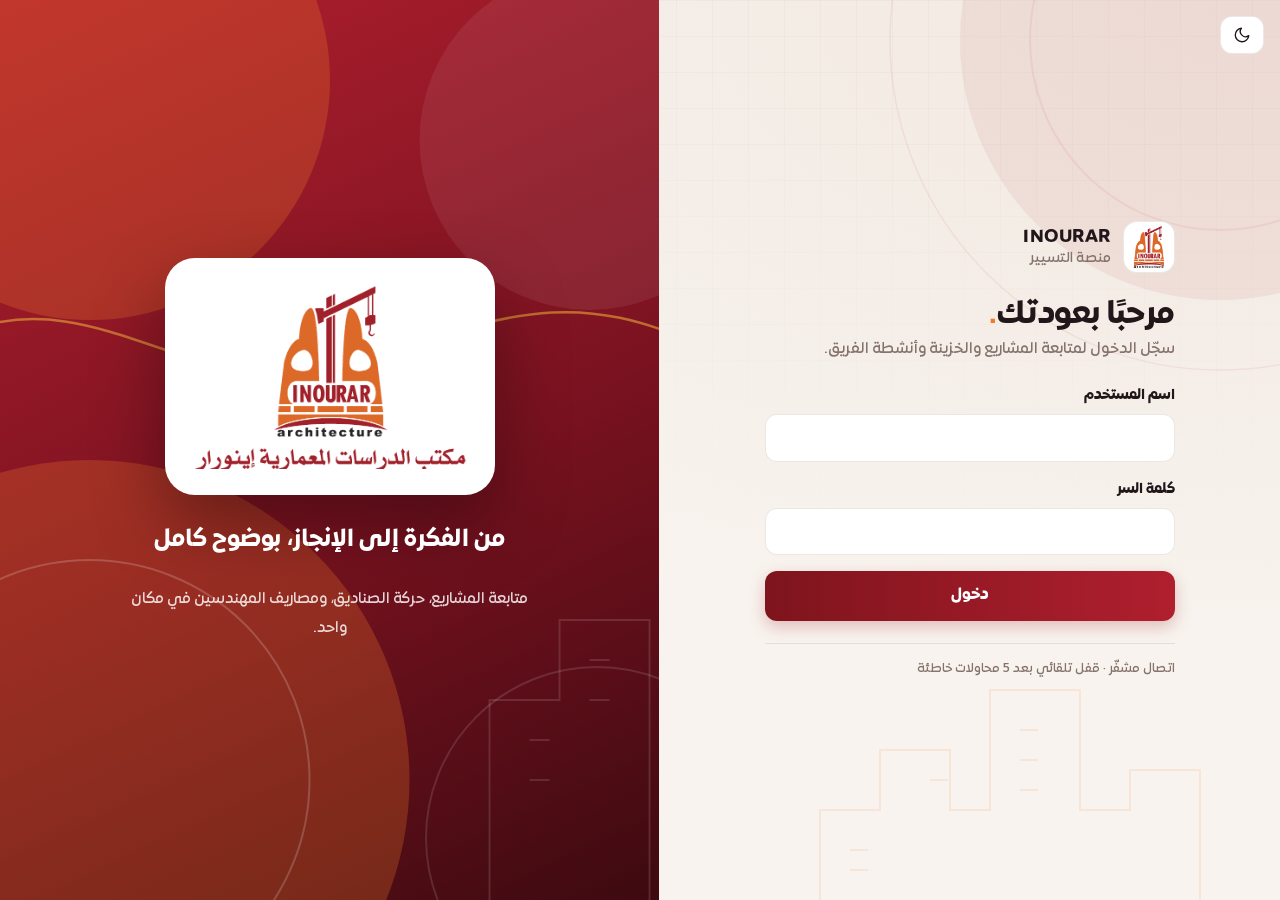
<file: index.html>
<!DOCTYPE html>
<html lang="ar" dir="rtl">
<head>
<meta charset="UTF-8">
<meta name="viewport" content="width=device-width, initial-scale=1.0">
<meta name="theme-color" content="#B01F2E">
<meta name="mobile-web-app-capable" content="yes">
<meta name="apple-mobile-web-app-capable" content="yes">
<meta name="apple-mobile-web-app-title" content="INOURAR">
<meta name="apple-mobile-web-app-status-bar-style" content="default">
<link rel="manifest" href="manifest.webmanifest">
<link rel="icon" href="icon-192.png">
<link rel="apple-touch-icon" href="apple-touch-icon.png">
<script src="config.js?v=0.20.0"></script>
<title>INOURAR — Architecture</title>
<script>
(function () {
  var t = null;
  try { t = localStorage.getItem('inourar_theme'); } catch (e) {}
  if (t !== 'dark' && t !== 'light') {
    t = (window.matchMedia && window.matchMedia('(prefers-color-scheme: dark)').matches) ? 'dark' : 'light';
  }
  document.documentElement.setAttribute('data-theme', t);
})();
</script>
<link rel="stylesheet" href="fonts.css?v=0.20.0">
<style>
:root{
  --crimson:#B01F2E; --crimson-d:#7A1220; --crimson-t:#B01F2E;
  --orange:#F27B2B; --orange-d:#D4561C; --gold:#F2B33D;
  --ink:#21171A; --ink2:#4A3F3B; --muted:#85736C;
  --bg:#F8F3EE; --bg2:#F1E8E0;
  --card:rgba(255,255,255,.84); --card-solid:#FFFFFF; --input:#FFFFFF;
  --line:rgba(120,70,50,.13); --line2:#DDD3CC; --soft:#F3EAE3; --hover:#FBF5F0; --th:#FAF3EC;
  --green:#17A085; --danger:#B3261E;
  --orbg:#FDE8D7; --crbg:#FADDE0; --grbg:#DDF3EC; --warnbg:#FFF1D6; --warnc:#8A5A00; --okbg:#E3F3E6; --okc:#1E6B34;
  --side:linear-gradient(180deg,#2A1519 0%,#1A0F12 100%);
  --topbar:rgba(248,243,238,.86); --loader:rgba(248,243,238,.94);
  --sk1:#EFE8E1; --sk2:#F8F3EE;
  --shape:rgba(176,31,46,.07); --shape2:rgba(242,123,43,.11); --gridc:rgba(120,70,50,.07);
  --ease:cubic-bezier(.2,.7,.2,1);
  --shadow:0 10px 30px rgba(110,40,30,.09);
  --font:'Expo Arabic',system-ui,Tahoma,sans-serif;
  color-scheme:light;
}
html[data-theme="dark"]{
  --crimson-t:#F0586A;
  --ink:#F6ECE8; --ink2:#D9C9C2; --muted:#A8938B;
  --bg:#120C0E; --bg2:#1B1013;
  --card:rgba(36,24,27,.80); --card-solid:#241A1D; --input:#1E1518;
  --line:rgba(255,235,225,.10); --line2:rgba(255,235,225,.2); --soft:#2B1D21; --hover:#2A1D21; --th:#2A1D21;
  --green:#2FC9A6; --danger:#FF6B5E;
  --orbg:rgba(255,138,61,.16); --crbg:rgba(224,54,74,.18); --grbg:rgba(47,201,166,.15); --warnbg:rgba(245,190,85,.16); --warnc:#F5BE55; --okbg:rgba(47,201,166,.15); --okc:#2FC9A6;
  --side:linear-gradient(180deg,#1A0E11 0%,#0E080A 100%);
  --topbar:rgba(18,12,14,.82); --loader:rgba(18,12,14,.94);
  --sk1:#241A1D; --sk2:#2F2226;
  --shape:rgba(224,54,74,.10); --shape2:rgba(255,138,61,.09); --gridc:rgba(255,235,225,.05);
  --shadow:0 12px 34px rgba(0,0,0,.5);
  color-scheme:dark;
}
*{box-sizing:border-box;margin:0;padding:0}
[hidden]{display:none!important}
html{scroll-behavior:smooth}
body{font-family:var(--font);background:radial-gradient(1200px 640px at 100% 0,var(--bg2),var(--bg));background-attachment:fixed;color:var(--ink);min-height:100vh;line-height:1.7;animation:fadeIn .35s ease both;transition:background-color .3s ease,color .3s ease}
.bg-shapes{position:fixed;inset:0;width:100%;height:100%;z-index:0;pointer-events:none}
.screen{position:relative;z-index:1}
.muted{color:var(--muted);font-size:14px}
.sr-only{position:absolute;width:1px;height:1px;overflow:hidden;clip:rect(0 0 0 0);white-space:nowrap}

.screen{min-height:100vh}
#bootView{display:flex;flex-direction:column;align-items:center;justify-content:center;gap:16px;padding:16px}
.boot-logo{width:64px}
.boot-spin{width:34px;height:34px;border:4px solid var(--line);border-top-color:var(--orange);border-radius:50%;animation:spin .9s linear infinite}

/* ---------- الدخول ---------- */
#loginView{display:flex;flex-wrap:wrap;min-height:100vh}
.login-form-side{flex:1 1 440px;min-width:0;display:flex;align-items:center;justify-content:center;padding:40px 24px}
.login-box{width:100%;max-width:410px;display:flex;flex-direction:column;gap:22px;animation:fadeUp .6s var(--ease) both}
.login-top{display:flex;align-items:center;gap:12px}
.logo-tile{width:52px;height:52px;border-radius:14px;background:#fff;border:1px solid var(--line);display:flex;align-items:center;justify-content:center;flex:0 0 52px}
.logo-tile .logo-mark{width:32px}
.login-top .nm{display:flex;flex-direction:column;line-height:1.3}
.login-top .nm b{font-size:18px;letter-spacing:.5px}
.login-box h1{font-size:32px;font-weight:800;line-height:1.3;letter-spacing:-.3px}
.login-box h1 i{color:var(--orange);font-style:normal}
.login-box .lead{color:var(--muted);font-size:15px}
.login-box form{display:flex;flex-direction:column;gap:16px}
.login-note{display:flex;align-items:center;gap:8px;font-size:12.5px;color:var(--muted);border-top:1px solid var(--line);padding-top:14px}
.login-brand-side{flex:1.1 1 460px;min-width:0;position:relative;overflow:hidden;background:linear-gradient(155deg,var(--crimson) 0%,var(--crimson-d) 55%,#3D0A10 100%);color:#fff;display:flex;flex-direction:column;align-items:center;justify-content:center;gap:26px;padding:48px 36px;animation:fadeIn .8s ease both}
.login-brand-side::before{content:"";position:absolute;width:480px;height:480px;border-radius:50%;background:rgba(242,123,43,.26);inset-inline-end:-150px;top:-160px}
.login-brand-side::after{content:"";position:absolute;width:340px;height:340px;border-radius:50%;border:2px solid rgba(255,255,255,.12);inset-inline-start:-110px;bottom:-110px}
.lockup-card{position:relative;width:min(330px,72%);background:#fff;border-radius:30px;padding:26px;box-shadow:0 30px 70px rgba(0,0,0,.35);animation:pop .7s .15s var(--ease) both}
.lockup-card .logo-lockup{width:100%}
.login-brand-side h2{position:relative;font-size:24px;font-weight:800;line-height:1.6;text-align:center;max-width:430px}
.login-brand-side p{position:relative;font-size:15px;color:rgba(255,255,255,.82);text-align:center;max-width:430px;line-height:1.9}
@media (max-width:860px){.login-brand-side{display:none}}

.card{backdrop-filter:blur(8px);background:var(--card);border:1px solid var(--line);border-radius:16px;padding:24px}
.login-card{width:100%;max-width:380px;display:flex;flex-direction:column;gap:16px}
.login-card h1{font-size:20px;font-weight:700;text-align:center}
label{display:flex;flex-direction:column;gap:6px;font-size:14px;font-weight:700}
input,select{font:inherit;padding:11px 14px;border:1.5px solid var(--line);border-radius:12px;background:var(--input);color:var(--ink);transition:border-color .18s ease,box-shadow .18s ease}
input:focus,select:focus{outline:0;border-color:var(--crimson);box-shadow:0 0 0 4px rgba(158,28,39,.10)}
.form-error{color:var(--danger);font-size:14px;background:var(--crbg);border-radius:10px;padding:8px 12px;animation:fadeUp .25s var(--ease) both}

.btn{font:inherit;font-weight:700;border:0;border-radius:12px;padding:11px 18px;cursor:pointer;transition:transform .15s ease,background .18s ease,box-shadow .2s ease,filter .2s ease}
.btn:disabled{opacity:.6;cursor:default}
.btn:hover:not(:disabled){filter:brightness(1.05)}
.btn:active:not(:disabled),.pill:active,button.module:active{transform:scale(.96)}
.btn-primary{background:linear-gradient(270deg,var(--crimson),#7E141D);color:#fff;box-shadow:0 6px 16px rgba(158,28,39,.25)}
.btn-primary:hover:not(:disabled){box-shadow:0 10px 22px rgba(158,28,39,.32)}
.btn-ghost{background:var(--card-solid);color:var(--ink);border:1.5px solid var(--line)}
.btn-ghost:hover:not(:disabled){background:var(--hover);border-color:var(--line2)}
.btn-sm{padding:5px 12px;font-size:13px;margin-inline-start:6px;border-radius:10px}
.btn.is-busy{position:relative;color:transparent}
.btn.is-busy::after{content:"";position:absolute;inset:0;margin:auto;width:18px;height:18px;border:3px solid rgba(255,255,255,.4);border-top-color:#fff;border-radius:50%;animation:spin .7s linear infinite}

/* ---------- الهيكل: شريط جانبي + محتوى ---------- */
.shell{display:flex;min-height:100vh}
.sidebar{flex:0 0 264px;width:264px;background:var(--side);color:#E9E2DD;display:flex;flex-direction:column;gap:6px;padding:20px 14px;position:sticky;top:0;height:100vh;overflow:auto;z-index:80;animation:slideIn .45s var(--ease) both}
.side-brand{display:flex;align-items:center;gap:12px;padding:6px 8px 18px;border-bottom:1px solid rgba(255,255,255,.08);margin-bottom:10px}
.side-brand .logo-tile{border:0}
.side-name{font-weight:800;font-size:17px;letter-spacing:.5px;color:#fff;display:block;line-height:1.3}
.side-sub{font-size:12px;color:#B9AEA8;display:block}
.side-nav{display:flex;flex-direction:column;gap:4px}
.nav-item{display:flex;align-items:center;gap:12px;padding:11px 14px;border-radius:12px;font:inherit;font-size:15px;color:#D8CFC9;background:transparent;border:0;cursor:pointer;text-align:start;width:100%;transition:background .18s ease,transform .18s ease,color .18s ease}
.nav-item:hover:not(.off){background:rgba(255,255,255,.08)}
.nav-item.on{background:linear-gradient(270deg,var(--orange),var(--orange-d));color:#fff;font-weight:700;box-shadow:0 6px 16px rgba(201,80,31,.3)}
.nav-item.off{opacity:.45;cursor:default}
.nav-item svg{flex:0 0 20px}
.nav-item .soon{margin-inline-start:auto;font-size:11px;background:rgba(255,255,255,.1);padding:1px 8px;border-radius:99px}
.nav-item:focus-visible,.icon-btn:focus-visible,.btn:focus-visible,.pill:focus-visible{outline:2px solid var(--orange);outline-offset:2px}
.side-user{margin-top:auto;display:flex;align-items:center;gap:10px;padding:12px;border-radius:14px;background:rgba(255,255,255,.06)}
.avatar{width:40px;height:40px;border-radius:50%;background:linear-gradient(135deg,var(--orange),var(--crimson));display:flex;align-items:center;justify-content:center;font-weight:800;color:#fff;flex:0 0 40px}
.side-user-text{min-width:0;flex:1}
.side-user .name{font-size:14px;font-weight:700;color:#fff;white-space:nowrap;overflow:hidden;text-overflow:ellipsis}
.side-user .muted{color:#B9AEA8;font-size:12px}
.icon-btn{width:38px;height:38px;border-radius:10px;border:0;background:rgba(255,255,255,.08);color:#E9E2DD;cursor:pointer;display:flex;align-items:center;justify-content:center;transition:background .18s ease}
.icon-btn:hover{background:rgba(255,255,255,.16)}
.nav-scrim{display:none}

.shell-main{flex:1 1 0;min-width:0;display:flex;flex-direction:column}
.topbar{position:sticky;top:0;z-index:60;display:flex;align-items:center;gap:12px;padding:14px 28px;background:var(--topbar);backdrop-filter:blur(10px);border-bottom:1px solid var(--line)}
.topbar h1{font-size:20px;font-weight:800;flex:1;min-width:0;white-space:nowrap;overflow:hidden;text-overflow:ellipsis}
.topbar .btn.menu-btn{display:none;background:var(--card-solid);color:var(--ink);border:1.5px solid var(--line)}
.topbar .btn{padding:9px 14px;display:inline-flex;align-items:center;gap:6px}
.side-user .icon-btn{flex:0 0 38px}
.refresh-btn .ri{display:inline-block}
.refresh-btn.spin .ri{animation:spin .7s linear infinite}

.content{width:100%;max-width:1180px;margin:0 auto;padding:26px 28px 44px}
.content h2{font-size:20px;margin-bottom:4px}
.static,.static *{animation:none!important}
.view-enter{animation:viewIn .28s var(--ease) both}
@media (max-width:900px){
  .sidebar{position:fixed;inset-block:0;inset-inline-start:0;transform:translateX(105%);transition:transform .3s var(--ease);animation:none;box-shadow:-10px 0 40px rgba(0,0,0,.35)}
  .sidebar.open{transform:none}
  .nav-scrim{position:fixed;inset:0;background:rgba(0,0,0,.45);z-index:70;animation:fadeIn .2s ease both}
  .nav-scrim:not([hidden]){display:block}
  .topbar .btn.menu-btn{display:inline-flex}
  .topbar{padding:12px 16px;gap:8px}
  .topbar .lbl{display:none}
  .topbar .btn{padding:9px 11px}
  .topbar h1{font-size:17px}
  .content{padding:18px 16px 36px}
}

/* البحث السريع */
.kbd{font:inherit;font-size:11px;background:var(--soft);color:var(--muted);padding:1px 7px;border-radius:6px;margin-inline-start:6px}
@media (max-width:640px){.kbd{display:none}}
.overlay.pal{align-items:flex-start;padding-top:12vh}
.pal-card{background:var(--card-solid);width:100%;max-width:520px;padding:12px;display:flex;flex-direction:column;gap:8px;animation:pop .2s var(--ease) both}
.pal-card input{width:100%;font-size:16px}
.pal-list{list-style:none;max-height:50vh;overflow:auto;display:flex;flex-direction:column;gap:2px}
.pal-list li{display:flex;justify-content:space-between;gap:10px;padding:10px 12px;border-radius:10px;cursor:pointer}
.pal-list li.hot{background:var(--orbg)}
.pal-list li small{color:var(--muted)}
.pal-list li.none{cursor:default;color:var(--muted)}

/* ---------- لوحة القيادة ---------- */
.dash-head{display:flex;flex-direction:column;gap:2px;margin-bottom:20px}
.dash-head h2{font-size:27px;font-weight:800;letter-spacing:-.3px;margin:0}
.kpis{display:grid;grid-template-columns:repeat(auto-fit,minmax(220px,1fr));gap:16px;margin-bottom:18px}
.kpi{backdrop-filter:blur(8px);box-shadow:var(--shadow);background:var(--card);border:1px solid var(--line);border-radius:20px;padding:20px;display:flex;flex-direction:column;gap:10px;animation:pop .5s var(--ease) both;transition:transform .22s ease,box-shadow .22s ease}
.kpi:nth-child(2){animation-delay:.07s}.kpi:nth-child(3){animation-delay:.14s}.kpi:nth-child(4){animation-delay:.21s}
.kpi-top{display:flex;align-items:center;justify-content:space-between;font-size:14px;color:var(--muted)}
.kpi-ic{width:38px;height:38px;border-radius:11px;display:flex;align-items:center;justify-content:center}
.kpi-v{display:flex;align-items:baseline;gap:6px}
.kpi-v b{font-size:30px;font-weight:800;direction:ltr;unicode-bidi:isolate;line-height:1.2}
.kpi-v small{font-size:13px;color:var(--muted)}
.kpi-note{font-size:12.5px;color:var(--muted)}
.kpi.hero{background:linear-gradient(135deg,var(--crimson),var(--crimson-d));color:#fff;border:0;box-shadow:0 14px 30px rgba(110,18,27,.25);position:relative;overflow:hidden}
.kpi.hero::after{content:"";z-index:0;position:absolute;inset-inline-start:-30px;bottom:-40px;width:150px;height:150px;border-radius:50%;background:rgba(224,108,39,.28)}
.kpi.hero .kpi-top,.kpi.hero .kpi-v small,.kpi.hero .kpi-note{color:rgba(255,255,255,.86);position:relative}
.kpi.hero .kpi-v,.kpi.hero .kpi-top,.kpi.hero .kpi-note{position:relative;z-index:1}
.table-wrap table{min-width:620px}
.c-orange{background:var(--orbg);color:var(--orange-d)}.c-red{background:var(--crbg);color:var(--crimson-t)}.c-green{background:var(--grbg);color:var(--green)}
.dash-grid{display:flex;flex-wrap:wrap;gap:16px;margin-bottom:18px;align-items:stretch}
.dash-grid>.panel-card{flex:1 1 320px;min-width:0}
.dash-grid>.panel-card.wide{flex:2 1 460px}
.panel-card{backdrop-filter:blur(8px);box-shadow:var(--shadow);background:var(--card);border:1px solid var(--line);border-radius:20px;padding:22px;display:flex;flex-direction:column;gap:14px;animation:fadeUp .55s .15s var(--ease) both}
.panel-card h3{font-size:17px;font-weight:800}
.panel-head{display:flex;align-items:center;justify-content:space-between;gap:10px;flex-wrap:wrap}
.legend{display:flex;gap:14px;font-size:13px;color:var(--ink2)}
.legend i{display:inline-block;width:10px;height:10px;border-radius:3px;margin-inline-end:6px}
.chart{display:flex;align-items:flex-end;justify-content:space-between;gap:10px;height:200px;padding:0 4px;border-bottom:1px solid var(--line)}
.chart .col{flex:1;display:flex;align-items:flex-end;justify-content:center;gap:5px;height:100%}
.chart .bar{width:20px;min-height:2px;border-radius:6px 6px 0 0;transform-origin:bottom;animation:growY .8s .3s var(--ease) both}
.chart-x{display:flex;justify-content:space-between;gap:10px;padding:0 4px;font-size:12.5px;color:var(--muted);text-align:center}
.chart-x span{flex:1}
.alert-row{display:flex;gap:12px;padding:12px 14px;border-radius:14px;align-items:flex-start}
.alert-row .dot{width:9px;height:9px;border-radius:50%;margin-top:8px;flex:0 0 9px}
.alert-row b{display:block;font-size:14px}
.alert-row small{color:var(--muted);font-size:12.5px}
.alert-row .amt{margin-inline-start:auto;font-weight:700;font-size:13px;direction:ltr;unicode-bidi:isolate;white-space:nowrap}
.alert-row.high{background:var(--crbg)}.alert-row.high .dot{background:var(--crimson)}
.alert-row.mid{background:var(--orbg)}.alert-row.mid .dot{background:var(--orange)}
.alert-row.low{background:var(--soft)}.alert-row.low .dot{background:var(--muted)}
.all-clear{display:flex;align-items:center;gap:10px;color:var(--green);font-weight:700;padding:14px;background:var(--grbg);border-radius:14px}
.prj-row{display:grid;grid-template-columns:2.2fr 1.2fr 1.5fr 1.5fr 1.7fr;gap:14px;padding:14px 6px;align-items:center;border-bottom:1px solid var(--line);cursor:pointer;transition:background .18s ease;background:transparent;border-inline:0;border-top:0;font:inherit;text-align:start;color:inherit;width:100%}
.prj-row:last-child{border-bottom:0}
.prj-row:hover:not(.head){background:var(--hover)}
.prj-row.head{cursor:default;font-size:12.5px;color:var(--muted);border-bottom:1px solid var(--line);padding-block:8px}
.prj-row .nm b{display:block;font-size:14.5px}
.prj-row .nm small{color:var(--muted);font-size:12px}
.prj-row .m{direction:ltr;unicode-bidi:isolate;text-align:start;font-size:13px;font-weight:700}
.prj-scroll{overflow-x:auto}
.prj-scroll>div{min-width:700px}
.prog{display:flex;align-items:center;gap:10px}
.prog .trk{flex:1;height:8px;background:var(--soft);border-radius:99px;overflow:hidden}
.prog .fil{display:block;height:100%;background:linear-gradient(90deg,var(--orange),var(--crimson));border-radius:99px;transform-origin:right center;animation:growX .9s .3s var(--ease) both}
.prog b{font-size:12.5px;direction:ltr}
.stage-badge{font-size:12px;font-weight:700;color:var(--orange-d);background:var(--orbg);padding:4px 12px;border-radius:99px;justify-self:start;white-space:nowrap}
.dash-skel{display:grid;grid-template-columns:repeat(auto-fit,minmax(220px,1fr));gap:16px}
.dash-skel .skel-row{height:120px;border-radius:20px}

/* ---------- القوائم والجداول (الشاشات الحالية) ---------- */
.grid{display:grid;grid-template-columns:repeat(auto-fill,minmax(180px,1fr));gap:12px;margin-top:20px}
.module{background:var(--card);border:1px solid var(--line);border-radius:14px;padding:16px;display:flex;flex-direction:column;gap:4px}
.toolbar{display:flex;flex-wrap:wrap;align-items:center;gap:8px;margin:12px 0}
.toolbar input[type=search],.toolbar input[type=text]{min-width:200px;flex:1 1 200px}
.toolbar .spacer{flex:1}
.check{flex-direction:row;align-items:center;gap:6px;font-weight:400}
.pills{display:flex;flex-wrap:wrap;gap:8px;margin:12px 0}
.pill{font:inherit;font-size:14px;border:1.5px solid var(--line);background:var(--card-solid);border-radius:999px;padding:7px 16px;cursor:pointer;color:var(--ink);transition:all .18s ease}
.pill:hover{border-color:var(--orange)}
.pill.on{background:var(--crimson);border-color:var(--crimson);color:#fff;box-shadow:0 4px 12px rgba(158,28,39,.25)}
.table-wrap{overflow-x:auto;backdrop-filter:blur(8px);background:var(--card);border:1px solid var(--line);border-radius:16px}
table{border-collapse:collapse;width:100%;font-size:14px}
th,td{text-align:start;padding:12px 14px;border-bottom:1px solid var(--line);vertical-align:middle}
th{font-weight:700;background:var(--th);white-space:nowrap;color:var(--ink2);font-size:13px}
tbody tr{transition:background .15s ease}
tbody tr:hover{background:var(--hover)}
tr:last-child td{border-bottom:0}
tr.off td{opacity:.55}
td.actions{white-space:nowrap}
.empty{padding:24px;text-align:center;color:var(--muted)}
.badge{display:inline-block;font-size:12px;font-weight:700;padding:3px 10px;border-radius:999px;background:var(--soft);color:var(--muted)}
.badge.warn{background:var(--warnbg);color:var(--warnc)}
.badge.ok{background:var(--okbg);color:var(--okc)}
textarea{font:inherit;padding:11px 14px;border:1.5px solid var(--line);border-radius:12px;background:var(--input);color:var(--ink);resize:vertical;min-height:64px}
textarea:focus{outline:0;border-color:var(--crimson);box-shadow:0 0 0 4px rgba(158,28,39,.10)}

.overlay{position:fixed;inset:0;background:rgba(28,21,23,.5);backdrop-filter:blur(2px);display:flex;align-items:center;justify-content:center;padding:16px;z-index:100;animation:fadeIn .2s ease both}
.modal{background:var(--card-solid);width:100%;max-width:460px;max-height:90vh;overflow:auto;display:flex;flex-direction:column;gap:14px;border-radius:20px;box-shadow:0 30px 70px rgba(0,0,0,.3);animation:pop .28s var(--ease) both}
.modal h3{font-size:18px;font-weight:800}
.modal-actions{display:flex;gap:8px}

.toast-box{position:fixed;bottom:16px;inset-inline:16px;display:flex;flex-direction:column;align-items:center;gap:8px;z-index:260;pointer-events:none}
.toast{background:#2A1D20;color:#fff;padding:11px 18px;border-radius:12px;font-size:14px;max-width:420px;box-shadow:0 10px 26px rgba(0,0,0,.25);animation:toastIn .3s var(--ease) both}
.toast.err{background:var(--danger)}
.toast.big{background:var(--crimson);font-size:18px;font-weight:700;padding:14px 22px;max-width:520px;text-align:center}
.toast.clk{pointer-events:auto;cursor:pointer;text-decoration:underline}
.toast.big{font-size:20px;padding:18px 26px}
.toast.ok{border-inline-start:4px solid #2E7D32}

/* مكوّنات الإدخال السريع */
.combo{position:relative}
.combo input{width:100%}
.combo-list{position:absolute;inset-inline:0;top:100%;margin:2px 0 0;padding:4px;list-style:none;background:var(--card-solid);border:1px solid var(--line);border-radius:12px;box-shadow:0 12px 30px rgba(0,0,0,.16);max-height:240px;overflow:auto;z-index:120;animation:fadeUp .15s ease both}
.combo-list li{padding:8px 10px;border-radius:8px;cursor:pointer;display:flex;justify-content:space-between;gap:8px}
.combo-list li.hot{background:var(--orbg)}
.combo-list li small{color:var(--muted)}
.combo-list li.none{cursor:default;color:var(--muted)}
.chips{display:flex;flex-wrap:wrap;gap:8px}
.chips .pill{padding:8px 16px}
.date-row{display:flex;flex-wrap:wrap;gap:8px;align-items:center}
.date-row input{flex:1 1 150px}
.money input{font-size:20px;font-weight:800;text-align:end;direction:ltr}
.money{display:flex;flex-direction:column;gap:4px}
.money .cents{color:var(--muted);font-size:13px}
.stat{display:flex;flex-wrap:wrap;gap:14px;margin:12px 0}
.stat .box{flex:1 1 190px;background:var(--card);border:1px solid var(--line);border-radius:16px;padding:16px 18px;border-top:4px solid var(--orange);animation:pop .45s var(--ease) both;transition:transform .2s ease,box-shadow .2s ease}
.stat .box:nth-child(2){animation-delay:.06s;border-top-color:var(--green)}.stat .box:nth-child(3){animation-delay:.12s;border-top-color:var(--crimson)}
.stat .box .v{font-size:24px;font-weight:800;direction:ltr;text-align:start}
.neg{color:var(--danger)}
.panel{background:var(--card);border:1px solid var(--line);border-radius:16px;padding:18px;margin:12px 0;display:flex;flex-direction:column;gap:14px}
.form-grid{display:grid;grid-template-columns:repeat(auto-fit,minmax(210px,1fr));gap:12px}
.form-grid label,.panel>label{display:flex;flex-direction:column;gap:6px;font-size:14px;font-weight:700}
.panel h4{margin:0;font-size:15px}
.total-row td{font-weight:800;background:var(--th)}
td,th,.box .v{font-variant-numeric:tabular-nums}

/* تفاصيل المشروع */
.pd{display:flex;flex-direction:column;gap:14px;max-width:none}
.pd-money{display:grid;grid-template-columns:repeat(3,1fr);gap:10px}
.pd-money div{background:var(--soft);border-radius:12px;padding:10px 12px;display:flex;flex-direction:column;gap:2px}
.pd-money b{font-size:16px;direction:ltr;text-align:start;unicode-bidi:isolate}
.pd-money small{font-size:12px;color:var(--muted)}
.pd-bar{display:flex;flex-direction:column;gap:6px}
.pd-kind{display:flex;flex-direction:column;gap:5px}
.pd-kind .r{display:flex;justify-content:space-between;font-size:13.5px}
.pd-kind .r b{direction:ltr;unicode-bidi:isolate}
.pd-kind .trk{height:7px;background:var(--soft);border-radius:99px;overflow:hidden}
.pd-kind .fil{display:block;height:100%;background:var(--orange);border-radius:99px;transform-origin:right center;animation:growX .8s .2s var(--ease) both}

/* التحميل */
.topbar-progress{position:fixed;top:0;inset-inline:0;height:3px;z-index:300;background:linear-gradient(90deg,var(--orange),var(--crimson),var(--orange));background-size:200% 100%;animation:slide 1s linear infinite}
.loader-overlay{position:fixed;inset:0;z-index:290;background:var(--loader);display:flex;align-items:center;justify-content:center;padding:24px;animation:fadeIn .2s ease both}
.loader-card{text-align:center;max-width:420px;display:flex;flex-direction:column;align-items:center;gap:16px}
.loader-logo{width:64px}
.loader-spin{width:44px;height:44px;border:4px solid var(--line);border-top-color:var(--orange);border-radius:50%;animation:spin .9s linear infinite}
.loader-quote{font-size:18px;line-height:1.9;color:var(--ink);min-height:3.6em;animation:fadeIn .5s ease both}
.loader-sub{font-size:13px;color:var(--muted)}
.skel{display:flex;flex-direction:column;gap:12px;padding:16px 4px}
.skel-row{height:18px;border-radius:8px;background:linear-gradient(90deg,var(--sk1) 25%,var(--sk2) 50%,var(--sk1) 75%);background-size:200% 100%;animation:shimmer 1.2s linear infinite}


/* الحركة عند الدخول للتبويب فقط: بعد استقرار الشاشة تتوقف حركات الظهور */
.settled .kpi,.settled .panel-card,.settled .stat .box,.settled .guide-step,.settled .bar,.settled .fil,.settled .view-enter,.settled .alert-row,.settled .combo-list{animation:none!important}
/* الوضع الداكن + الأشكال */
.theme-btn{display:inline-flex;align-items:center;justify-content:center;padding:9px 12px!important}
.theme-btn svg{display:block}
.login-theme{position:absolute;top:16px;inset-inline-start:16px;z-index:5}
.login-form-side{position:relative}
.login-brand-side svg.deco{position:absolute;inset:0;width:100%;height:100%;pointer-events:none}
html[data-theme="dark"] .logo-tile{background:#fff}
html[data-theme="dark"] .btn-ghost{color:var(--ink)}
html[data-theme="dark"] .overlay{background:rgba(0,0,0,.62)}
html[data-theme="dark"] .toast.ok{border-inline-start-color:var(--green)}
.content,.topbar{position:relative}
.content{z-index:1}

/* دليل الاستعمال */
.filters{display:flex;flex-wrap:wrap;gap:10px;align-items:flex-end;margin:12px 0}
.flt{display:flex;flex-direction:column;gap:3px;font-size:12.5px;flex:1 1 130px;max-width:210px;min-width:120px;font-weight:400}
.flt.flt-wide{flex:2 1 200px;max-width:320px}
.flt input,.flt select{padding:8px 10px;font-size:14px;width:100%}
.flt-clear{margin-inline-start:0!important;align-self:flex-end}
.savebar{display:none}
@media (max-width:700px){.content{padding-bottom:90px}.savebar.on{display:flex;position:fixed;inset-inline:0;bottom:0;z-index:90;gap:8px;padding:10px 14px;background:var(--topbar);backdrop-filter:blur(10px);border-top:1px solid var(--line)}.savebar .btn{flex:1}}
.quick{display:flex;flex-wrap:wrap;gap:8px;align-items:center}
.quick .pill{padding:5px 12px;font-size:13px}
.guide-tabs{display:flex;flex-wrap:wrap;gap:10px;margin:14px 0 18px}
.guide-grid{display:grid;grid-template-columns:repeat(auto-fit,minmax(340px,1fr));gap:16px}
.guide-step{background:var(--card);backdrop-filter:blur(8px);border:1px solid var(--line);border-radius:20px;padding:20px;display:flex;gap:14px;box-shadow:var(--shadow);animation:pop .45s var(--ease) both}
.guide-ic{flex:0 0 46px;height:46px;border-radius:14px;background:var(--orbg);color:var(--orange-d);display:flex;align-items:center;justify-content:center}
.guide-step h4{display:flex;align-items:center;gap:10px;font-size:16px;font-weight:700;margin-bottom:6px}
.guide-step h4 i{font-style:normal;width:24px;height:24px;border-radius:50%;background:var(--crimson);color:#fff;font-size:12px;display:flex;align-items:center;justify-content:center}
.guide-step p{font-size:13.5px;color:var(--muted);line-height:1.9}
.guide-tip{margin-top:16px;padding:14px 18px;border-radius:16px;background:var(--orbg);font-size:14px}
.guide-tip b{color:var(--orange-d);margin-inline-end:8px}
.guide-faq{margin-top:16px}
.guide-faq details{background:var(--card);border:1px solid var(--line);border-radius:14px;padding:12px 16px;margin-bottom:8px}
.guide-faq summary{cursor:pointer;font-weight:700}
.guide-faq details p{margin-top:8px;color:var(--muted);font-size:14px;line-height:1.9}

@keyframes spin{to{transform:rotate(360deg)}}
@keyframes slide{to{background-position:-200% 0}}
@keyframes shimmer{to{background-position:-200% 0}}
@keyframes fadeIn{from{opacity:0}to{opacity:1}}
@keyframes fadeUp{from{opacity:0;transform:translateY(14px)}to{opacity:1;transform:none}}
@keyframes viewIn{from{opacity:0;transform:translateY(10px)}to{opacity:1;transform:none}}
@keyframes slideIn{from{opacity:0;transform:translateX(24px)}to{opacity:1;transform:none}}
@keyframes pop{from{opacity:0;transform:scale(.95)}to{opacity:1;transform:none}}
@keyframes toastIn{from{opacity:0;transform:translateY(16px) scale(.96)}to{opacity:1;transform:none}}
@keyframes growX{from{transform:scaleX(0)}to{transform:scaleX(1)}}
@keyframes growY{from{transform:scaleY(0)}to{transform:scaleY(1)}}
@media (prefers-reduced-motion:reduce){
  *,*::before,*::after{animation-duration:.01ms!important;animation-iteration-count:1!important;transition-duration:.01ms!important}
  .loader-spin,.topbar-progress,.btn.is-busy::after,.boot-spin,.refresh-btn.spin .ri{animation-duration:2.5s!important;animation-iteration-count:infinite!important}
}

/* إدخال المصاريف المبسّط */
.fld{display:flex;flex-direction:column;gap:6px}.fld .lbl{font-size:14px;font-weight:700}
.pill.ico{padding:0;width:44px;height:44px;font-size:21px;line-height:1;display:inline-grid;place-items:center;border-radius:14px}
.panel .ph{display:flex;align-items:center;justify-content:space-between;gap:10px}.panel .kname{color:var(--crimson);font-size:14px}
.panel .chips{gap:8px}
.fgroup{display:flex;flex-direction:column;gap:12px}.quick .muted{white-space:nowrap}.qtyrow>*,.fld{min-width:0}.qtyrow .chips{flex-wrap:wrap}.qtyrow{display:grid;grid-template-columns:1fr 1.4fr 1.4fr;gap:10px;align-items:end}.qtyrow .chips .pill{padding:6px 10px;font-size:13px}
.btn-big{width:100%;padding:14px 18px;font-size:17px;border-radius:14px}
details.more{border:1px dashed var(--line);border-radius:12px;padding:8px 12px}
details.more>summary{cursor:pointer;font-size:13px;color:var(--muted,#6b5f5a);padding:4px 0;list-style:none}
details.more[open]>summary{margin-bottom:10px}
details.more>*+*{margin-top:10px}
@media (max-width:700px){
  .panel{padding:12px;gap:10px}.form-grid{grid-template-columns:1fr;gap:10px}
  .pill.ico{width:42px;height:42px;font-size:19px}
  .qtyrow{grid-template-columns:1fr 1fr}.qtyrow .fld{grid-column:1/-1}
  .panel label{font-size:13px;gap:4px}.fgroup{gap:8px}.panel .ph h4{font-size:15px}
  .panel,.panel>*{min-width:0;max-width:100%}.quick{flex-wrap:nowrap;overflow-x:auto;padding-bottom:4px}.quick .pill{white-space:nowrap}
  .panel input,.panel select{padding:10px 12px;font-size:16px}
}

.combo-list li.add{color:var(--crimson);font-weight:700}
.hdrbar{display:flex;align-items:center;justify-content:space-between;gap:8px;background:var(--card-solid);border:1px solid var(--line);border-radius:12px;padding:6px 10px}
.hdrbar .ht{font-size:14px;font-weight:700;min-width:0;overflow:hidden;text-overflow:ellipsis;white-space:nowrap}
.qbox{display:flex;flex-direction:column;gap:6px;margin:10px 0}
.qhead{display:flex;align-items:center;gap:10px;flex-wrap:wrap}.qhead .spacer{flex:1}
.qstate{font-size:13px;font-weight:700;border-radius:999px;padding:2px 10px}.qstate.ok{color:#1c7a3a;background:rgba(28,122,58,.12)}.qstate.wait{color:#9a6a00;background:rgba(242,123,43,.14)}.qstate.bad{color:#B3261E;background:rgba(179,38,30,.12)}
.qrow{display:flex;align-items:center;gap:8px;flex-wrap:wrap;background:var(--card);border:1px solid var(--line);border-radius:12px;padding:6px 10px;font-size:14px}
.qrow .qi{width:20px;text-align:center}.qrow .qt{flex:1;min-width:0}.qrow .qa{direction:ltr;unicode-bidi:isolate;font-weight:700}
.qrow.ok{opacity:.8}.qrow.err{border-color:#B3261E}.qrow.sending .qi,.qrow.pending .qi{animation:pulse 1s infinite}
@keyframes pulse{50%{opacity:.35}}

/* ضغط شاشة المصاريف + شريط الحفظ الثابت */
.pair{display:grid;grid-template-columns:1fr 1fr;gap:8px}.pair>*{min-width:0}
.inl{display:flex;align-items:center;gap:8px;flex-wrap:wrap}.inl .lbl{font-size:13px;font-weight:700}.inl small{flex-basis:100%}
.qtyblock,.extra{display:flex;flex-direction:column;gap:8px}
.morebox{display:flex;flex-direction:column;gap:8px;padding:10px;border:1px dashed var(--line);border-radius:12px}.morebox[hidden]{display:none}.morebtn{align-self:flex-start}.rcpt{display:block}
.panel .ph{flex-wrap:wrap;justify-content:flex-start}.panel .ph .chips{margin-inline-start:auto}
.inl .pill{padding:4px 10px;font-size:13px}.pill.ico{width:38px;height:38px;font-size:18px;border-radius:12px}
.panel{padding:12px;gap:8px}.fgroup{gap:8px}.form-grid{gap:8px}
.panel label{font-size:13px;gap:3px}.panel input,.panel select{padding:7px 10px;font-size:15px}
.panel .btn-big{padding:11px 16px;font-size:16px}
.amountrow input{font-size:18px;font-weight:700}
.savestate{border-radius:12px;padding:10px 12px;font-size:15px;border:1.5px solid}
.savestate.ok{background:rgba(28,122,58,.12);border-color:#1c7a3a;color:#1c7a3a}
.savestate.wait{background:rgba(242,123,43,.12);border-color:#F27B2B;color:#9a6a00}
.savestate.bad{background:rgba(179,38,30,.12);border-color:#B3261E;color:#B3261E}
.savestate span{color:var(--ink)}
.qrow .qs{font-size:12px;color:var(--muted,#6b5f5a)}.qrow.ok .qs{color:#1c7a3a;font-weight:700}
.qrow.flash{animation:qflash 2.4s ease-out}
@keyframes qflash{0%,35%{background:rgba(28,122,58,.35);border-color:#1c7a3a}100%{background:var(--card)}}
@media (max-width:700px){.pill.ico{width:36px;height:36px;font-size:17px}.panel{padding:10px}.panel .ph h4{font-size:14px}.content{padding-bottom:30px}}

.nbadge{margin-inline-start:auto;min-width:20px;height:20px;padding:0 6px;border-radius:99px;background:#F27B2B;color:#fff;font-size:12px;font-weight:800;display:inline-grid;place-items:center}
.nav-item.on .nbadge{background:#fff;color:var(--orange-d)}
.menu-btn.has-dot{position:relative}.menu-btn.has-dot::after{content:"";position:absolute;top:6px;inset-inline-end:6px;width:10px;height:10px;border-radius:50%;background:#F27B2B;border:2px solid var(--card-solid)}
.notice{display:flex;align-items:center;gap:10px;flex-wrap:wrap;border-radius:14px;padding:10px 14px;border:1.5px solid;margin:8px 0}
.notice.ok{background:rgba(28,122,58,.1);border-color:#1c7a3a}.notice.bad{background:rgba(179,38,30,.1);border-color:#B3261E}
.notice .grow{flex:1;min-width:160px}
.hero-ing{display:grid;grid-template-columns:1fr 1fr;gap:12px;margin-bottom:12px}
.big-card{display:flex;flex-direction:column;gap:4px;text-align:start;font:inherit;cursor:pointer;background:var(--card);border:1px solid var(--line);border-radius:20px;padding:16px 18px;box-shadow:var(--shadow)}
.big-card .t{font-size:14px;color:var(--muted,#6b5f5a)}.big-card .v{font-size:24px;font-weight:800;direction:ltr;unicode-bidi:isolate;text-align:start}
.big-card .hint{font-size:12px;color:var(--muted,#6b5f5a);margin-top:2px}
.big-card.in .v{color:#1c7a3a}.big-card.out .v{color:var(--orange-d)}
.pinned{border:2px solid var(--crimson);background:var(--card);border-radius:18px;padding:12px 14px;margin-bottom:14px;box-shadow:var(--shadow)}.pinned h3{margin:0 0 8px;font-size:15px;color:var(--crimson)}.pin-row{display:flex;align-items:center;justify-content:space-between;gap:10px;width:100%;text-align:start;font:inherit;background:transparent;border:0;border-top:1px solid var(--line);padding:10px 4px;cursor:pointer;color:inherit}.pin-row:first-of-type{border-top:0}.pin-row b{display:block;font-size:15px}.pin-row small{color:var(--muted,#6b5f5a)}.pin-row .amt{font-weight:800;direction:ltr;unicode-bidi:isolate}.pin-row .go{color:var(--crimson);font-weight:700;white-space:nowrap}.pin-row.negative .amt{color:var(--orange-d)}
.paymode{display:flex;flex-direction:column;gap:8px;margin:6px 0 10px}.priorline{display:block}.restline{display:block;font-weight:700}.restline.neg{color:var(--danger)}.rbox{display:flex;flex-direction:column;gap:6px;padding:10px;border:1px dashed var(--line);border-radius:14px}
.act-row{display:grid;grid-template-columns:1fr 1fr;gap:12px;margin-bottom:14px}.act-row .btn{padding:14px;font-size:16px}
.balline{grid-column:1/-1;text-align:center;font-weight:700}
.balmini{font-size:14px;font-weight:700;padding:2px}.savestate .balmini{margin-top:4px}
.bonno{font-size:12px;direction:ltr;unicode-bidi:isolate}
.hero-ing>*,.act-row>*{min-width:0}
@media (max-width:700px){.big-card{padding:12px 14px}.big-card .v{font-size:19px}}
</style>

<style>
.logo-mark{display:block;aspect-ratio:220/292;background:url([data-uri]) center/contain no-repeat}
.logo-lockup{display:block;aspect-ratio:640/427;background:url([data-uri]) center/contain no-repeat}
</style>

</head>
<body>
<svg class="bg-shapes" viewBox="0 0 1440 900" preserveAspectRatio="xMidYMid slice" aria-hidden="true">
  <defs>
    <pattern id="bgGrid" width="36" height="36" patternUnits="userSpaceOnUse"><path d="M36 0H0V36" fill="none" stroke="var(--gridc)" stroke-width="1"/></pattern>
    <linearGradient id="bgFade" x1="0" y1="0" x2="0" y2="1"><stop offset="0" stop-color="#fff"/><stop offset=".6" stop-color="#fff" stop-opacity="0"/></linearGradient>
    <mask id="bgMask"><rect width="1440" height="900" fill="url(#bgFade)"/></mask>
  </defs>
  <rect width="1440" height="900" fill="url(#bgGrid)" mask="url(#bgMask)"/>
  <circle cx="1300" cy="40" r="260" fill="var(--shape)"/>
  <circle cx="1300" cy="40" r="190" fill="none" stroke="var(--shape)" stroke-width="2"/>
  <circle cx="1300" cy="40" r="330" fill="none" stroke="var(--shape)" stroke-width="1.5"/>
  <path d="M0 400a300 300 0 0 1 300 300H0z" fill="var(--shape2)"/>
  <path d="M0 500a190 190 0 0 1 190 190" fill="none" stroke="var(--shape2)" stroke-width="2"/>
  <g fill="none" stroke="var(--shape2)" stroke-width="2" transform="translate(900 650)"><path d="M0 250V160h60V100h70v60h40V40h90v120h50V120h70v130M30 200h18M30 220h18M110 130h18M200 80h18M200 110h18M200 140h18"/></g>
</svg>

<section id="bootView" class="screen">
  <span class="logo-mark boot-logo" role="img" aria-label="INOURAR"></span>
  <div class="boot-spin" aria-hidden="true"></div>
  <div class="muted">جاري التحميل...</div>
</section>

<div id="toastBox" class="toast-box" aria-live="polite"></div>

<section id="loginView" class="screen" hidden>
  <div class="login-form-side">
    <button class="btn btn-ghost theme-btn login-theme" type="button" data-theme-toggle aria-label="تبديل الوضع" title="تبديل الوضع"></button>
    <div class="login-box">
      <div class="login-top">
        <div class="logo-tile"><span class="logo-mark" role="img" aria-label="شعار إينورار"></span></div>
        <div class="nm"><b>INOURAR</b><span class="muted">منصة التسيير</span></div>
      </div>
      <div>
        <h1>مرحبًا بعودتك<i>.</i></h1>
        <p class="lead">سجّل الدخول لمتابعة المشاريع والخزينة وأنشطة الفريق.</p>
      </div>
      <form id="loginForm" autocomplete="on">
        <label>اسم المستخدم
          <input id="loginUser" name="username" autocomplete="username" autocapitalize="none" required>
        </label>
        <label>كلمة السر
          <input id="loginPass" name="password" type="password" autocomplete="current-password" required>
        </label>
        <div id="loginError" class="form-error" role="alert" hidden></div>
        <button id="loginBtn" class="btn btn-primary" type="submit">دخول</button>
      </form>
      <div class="login-note">اتصال مشفّر · قفل تلقائي بعد 5 محاولات خاطئة</div>
    </div>
  </div>
  <div class="login-brand-side">
    <svg class="deco" viewBox="0 0 720 900" preserveAspectRatio="xMidYMid slice" aria-hidden="true"><circle cx="120" cy="780" r="320" fill="rgba(242,123,43,.26)"/><circle cx="120" cy="780" r="220" fill="none" stroke="rgba(255,255,255,.18)" stroke-width="2"/><circle cx="620" cy="140" r="170" fill="rgba(255,255,255,.07)"/><path d="M0 330C140 280 240 420 400 360S620 300 720 340" fill="none" stroke="rgba(242,179,61,.55)" stroke-width="2.5"/><g stroke="rgba(255,255,255,.12)" stroke-width="2" fill="none"><path d="M520 900V700h70V620h90v280M560 740h20M560 780h20M620 660h20M620 700h20"/></g></svg>
    <div class="lockup-card"><span class="logo-lockup" role="img" aria-label="مكتب الدراسات المعمارية إينورار"></span></div>
    <h2>من الفكرة إلى الإنجاز، بوضوح كامل</h2>
    <p>متابعة المشاريع، حركة الصناديق، ومصاريف المهندسين في مكان واحد.</p>
  </div>
</section>

<section id="appView" class="screen shell" hidden>
  <div id="navScrim" class="nav-scrim" hidden></div>
  <aside id="sidebar" class="sidebar">
    <div class="side-brand">
      <div class="logo-tile"><span class="logo-mark" role="img" aria-label="شعار إينورار"></span></div>
      <div><span class="side-name">INOURAR</span><span class="side-sub">مكتب الدراسات المعمارية</span></div>
    </div>
    <nav id="sideNav" class="side-nav" aria-label="التنقل الرئيسي"></nav>
    <div class="side-user">
      <div id="userAvatar" class="avatar" aria-hidden="true"></div>
      <div class="side-user-text">
        <div id="userName" class="name"></div>
        <div id="userRole" class="muted"></div>
      </div>
      <button id="pwBtn" class="icon-btn" type="button" title="تغيير كلمة السر" aria-label="تغيير كلمة السر">
        <svg width="18" height="18" viewBox="0 0 24 24" fill="none" stroke="currentColor" stroke-width="2" stroke-linecap="round" stroke-linejoin="round" aria-hidden="true"><circle cx="8" cy="15" r="4"/><path d="M10.8 12.2 20 3M16 7l3 3M14 9l2 2"/></svg>
      </button>
      <button id="logoutBtn" class="icon-btn" type="button" title="خروج" aria-label="خروج">
        <svg width="18" height="18" viewBox="0 0 24 24" fill="none" stroke="currentColor" stroke-width="2" stroke-linecap="round" stroke-linejoin="round" aria-hidden="true"><path d="M9 21H5a2 2 0 0 1-2-2V5a2 2 0 0 1 2-2h4M16 17l5-5-5-5M21 12H9"/></svg>
      </button>
    </div>
  </aside>

  <div class="shell-main">
    <header class="topbar">
      <button id="menuBtn" class="btn menu-btn" type="button" aria-label="القائمة">☰</button>
      <h1 id="pageTitle"></h1>
      <button id="themeBtn" class="btn btn-ghost theme-btn" type="button" data-theme-toggle aria-label="تبديل الوضع" title="تبديل الوضع"></button>
      <button id="searchBtn" class="btn btn-ghost" type="button" title="بحث سريع (Ctrl K)" aria-label="بحث سريع"><svg width="18" height="18" viewBox="0 0 24 24" fill="none" stroke="currentColor" stroke-width="2" stroke-linecap="round" aria-hidden="true"><circle cx="11" cy="11" r="7"/><path d="m20 20-3.5-3.5"/></svg><span class="lbl">بحث</span><kbd class="kbd">Ctrl K</kbd></button>
      <button id="refreshBtn" class="btn btn-ghost refresh-btn" type="button" title="تحديث الصفحة الحالية"><span class="ri" aria-hidden="true">↻</span><span class="lbl">تحديث</span></button>
    </header>

    <main id="homeView" class="content view-enter">
      <div id="homeBody"></div>
    </main>

    <main id="moduleView" class="content" hidden>
      <h2 id="moduleTitle" class="sr-only"></h2>
      <div id="moduleBody"></div>
    </main>
  </div>
</section>

<script>
(function () {
  'use strict';

  var TOKEN_KEY = 'inourar_token';
  var state = { token: null, user: null, roleLabel: '', build: '', refresh: null, module: null };
  var views = {};

  // الأقسام: العرض هنا للتنقل فقط. الصلاحية الحقيقية يفرضها الخادم في كل طلب.
  var MODULES = [
    { key: 'clients',   label: 'الزبائن',               roles: ['DG', 'RESP'] },
    { key: 'projects',  label: 'المشاريع',              roles: ['DG', 'RESP', 'ING'] },
    { key: 'finance',   label: 'المالية',               roles: ['DG', 'RESP'] },
    { key: 'caisses',   label: 'الصناديق والخزينة',     roles: ['DG', 'RESP', 'ING'] },
    { key: 'planning',  label: 'التخطيط',               roles: ['DG', 'RESP', 'ING'] },
    { key: 'personnel', label: 'الموظفون والصلاحيات',   roles: ['DG', 'RESP'] },
    { key: 'settings',  label: 'الإعدادات',             roles: ['DG', 'RESP'] },
    { key: 'portal',    label: 'مشاريعي ودفعاتي',       roles: ['CLIENT'] },
    { key: 'audit',     label: 'سجل النشاط',            roles: ['DG'] },
    { key: 'guide',     label: 'دليل الاستعمال',        roles: ['DG', 'RESP', 'ING', 'CLIENT'] }
  ];

  function $(id) { return document.getElementById(id); }

  /* ---------- أدوات الواجهة ---------- */

  // ينشئ عنصر DOM بأمان (النص دائمًا textContent، فلا حقن HTML)
  function h(tag, attrs, children) {
    var el = document.createElement(tag);
    if (attrs) {
      Object.keys(attrs).forEach(function (k) {
        var v = attrs[k];
        if (v === null || v === undefined || v === false) return;
        if (k === 'class') el.className = v;
        else if (k === 'text') el.textContent = v;
        else if (k === 'value') el.value = v;
        else if (k === 'checked') el.checked = !!v;
        else if (k.slice(0, 2) === 'on' && typeof v === 'function') el.addEventListener(k.slice(2), v);
        else if (v === true) el.setAttribute(k, '');
        else el.setAttribute(k, v);
      });
    }
    (children || []).forEach(function (c) {
      if (c === null || c === undefined || c === false) return;
      el.appendChild(typeof c === 'string' ? document.createTextNode(c) : c);
    });
    return el;
  }

  function field(labelText, input) { return h('label', {}, [labelText, input]); }

  function toast(msg, kind, ms, onClick) {
    var t = h('div', { class: 'toast' + (kind === 'error' ? ' err' : kind === 'big' ? ' big' : kind === 'ok' ? ' ok' : '') + (onClick ? ' clk' : ''), text: msg });
    if (onClick) t.addEventListener('click', function () { if (t.parentNode) t.parentNode.removeChild(t); try { onClick(); } catch (e) {} });
    $('toastBox').appendChild(t);
    setTimeout(function () { if (t.parentNode) t.parentNode.removeChild(t); }, ms || 3500);
  }

  // نافذة منبثقة. onSubmit يعيد Promise (أو لا شيء): النجاح يغلقها، والخطأ يظهر داخلها.
  // onSaveNew (اختياري): زر «حفظ وإضافة آخر» لا يغلق النافذة (Ctrl+Enter يشغّله).
  // Enter ينقل إلى الخانة التالية، وفي آخر خانة يحفظ.
  function modal(opts) {
    var overlay = h('div', { class: 'overlay' });
    var downOnOverlay = false;
    overlay.addEventListener('mousedown', function (e) { downOnOverlay = (e.target === overlay); });
    overlay.addEventListener('click', function (e) {          // النقر خارج النافذة يغلقها (ما لم يكن الحفظ جاريًا)
      if (e.target === overlay && downOnOverlay && !submit.disabled) close();
    });
    var err = h('div', { class: 'form-error', role: 'alert', hidden: true });
    var submit = h('button', { class: 'btn btn-primary', type: 'submit', text: opts.submitLabel || 'حفظ' });
    var cancel = h('button', { class: 'btn btn-ghost', type: 'button', text: 'إلغاء', onclick: close });
    var saveNew = opts.onSaveNew ? h('button', { class: 'btn btn-ghost', type: 'button', text: 'حفظ وإضافة آخر', onclick: doSaveNew }) : null;
    var form = h('form', { class: 'card modal' }, [
      h('h3', { text: opts.title }), opts.content, err,
      h('div', { class: 'modal-actions' }, [submit, saveNew, cancel])
    ]);
    function busy(on) {
      submit.disabled = on; if (saveNew) saveNew.disabled = on;
      submit.classList.toggle('is-busy', on);
    }
    function showErr(e) { err.textContent = (e && e.message) || 'حدث خطأ'; err.hidden = false; busy(false); }
    function close() {
      document.removeEventListener('keydown', onKey);
      if (overlay.parentNode) overlay.parentNode.removeChild(overlay);
    }
    function onKey(e) { if (e.key === 'Escape' && overlay.parentNode && overlay === lastOverlay()) close(); }
    function lastOverlay() { var all = document.querySelectorAll('.overlay'); return all[all.length - 1]; }
    function focusables() {
      return Array.prototype.filter.call(form.querySelectorAll('input,select,textarea'), function (el) {
        return !el.disabled && el.type !== 'hidden' && !el.hidden && !(el.closest('[hidden]'));
      });
    }
    function doSaveNew() {
      err.hidden = true; busy(true);
      var r;
      try { r = quiet(opts.onSaveNew); } catch (e) { r = Promise.reject(e); }
      Promise.resolve(r).then(function () {
        busy(false);
        var f = (opts.focusAfterSave && form.querySelector(opts.focusAfterSave)) || focusables()[0];
        if (f) f.focus();
      }).catch(showErr);
    }
    function move(step, from) {
      var list = focusables(), i = list.indexOf(from);
      var n = list[i + step];
      if (i >= 0 && n) n.focus();
    }
    form.addEventListener('keydown', function (e) {
      var tag = e.target.tagName;
      if (e.key === 'ArrowDown' || e.key === 'ArrowUp') {
        if (e.defaultPrevented || tag === 'SELECT' || tag === 'TEXTAREA' || tag === 'BUTTON') return;   // قائمة مفتوحة تعالجها بنفسها
        e.preventDefault(); move(e.key === 'ArrowDown' ? 1 : -1, e.target); return;
      }
      if (e.key !== 'Enter') return;
      if (tag === 'TEXTAREA' || tag === 'BUTTON') return;
      if (e.ctrlKey || e.metaKey) { e.preventDefault(); if (saveNew) doSaveNew(); else submit.click(); return; }
      if (e.defaultPrevented && !e.comboSelected) return;   // قائمة اختيار مفتوحة تعالج Enter بنفسها
      e.preventDefault();
      if (e.comboSelected) { move(1, e.target); return; }    // اختيار عنصر من قائمة: ننتقل للخانة التالية
      submit.click();                                        // Enter في أي خانة أخرى = حفظ
    });
    form.addEventListener('submit', function (ev) {
      ev.preventDefault();
      err.hidden = true; busy(true);
      var r;
      try { r = quiet(opts.onSubmit); } catch (e) { r = Promise.reject(e); }
      Promise.resolve(r).then(close).catch(showErr);
    });
    overlay.appendChild(form);
    document.body.appendChild(overlay);
    document.addEventListener('keydown', onKey);
    var first = focusables()[0];
    if (first) first.focus();
    return { close: close };
  }

  /* ---------- الاتصال بالخادم ---------- */

  function storeGet() { try { return window.localStorage.getItem(TOKEN_KEY); } catch (e) { return null; } }
  function storeSet(v) {
    try {
      if (v) window.localStorage.setItem(TOKEN_KEY, v); else window.localStorage.removeItem(TOKEN_KEY);
    } catch (e) { /* التخزين غير متاح: نبقى بالذاكرة فقط */ }
  }

  /* ---------- حفظ الجلسة والبيانات في الجهاز (تشغيل فوري ودون إنترنت) ----------
     نحفظ ملف المستخدم وآخر ما قرأته الشاشات، فيفتح التطبيق فورًا حتى بلا اتصال.
     يُمسح كل ذلك عند الخروج أو انتهاء الجلسة. */
  var ME_KEY = 'inourar_me', CACHE_PREFIX = 'inourar_c_', CACHE_MAX = 1500000, CACHE_ENTRY_MAX = 300000;
  function lsGetJ(k) { try { return JSON.parse(window.localStorage.getItem(k) || 'null'); } catch (e) { return null; } }
  function lsSetJ(k, v) { try { window.localStorage.setItem(k, JSON.stringify(v)); return true; } catch (e) { return false; } }
  function saveMe() { if (state.token && state.user) lsSetJ(ME_KEY, { token: state.token, user: state.user, roleLabel: state.roleLabel, build: state.build }); }
  function loadMe() { var m = lsGetJ(ME_KEY); return (m && m.token && m.user && m.token === state.token) ? m : null; }
  function cacheKey() { return CACHE_PREFIX + (state.user ? state.user.id : ''); }
  function loadCache() { var c = lsGetJ(cacheKey()); cache = (c && typeof c === 'object') ? c : {}; stale = {}; }
  var cacheTimer = null;
  function saveCacheSoon() {
    if (!state.user) return;
    clearTimeout(cacheTimer);
    cacheTimer = setTimeout(function () {
      if (!state.user) return;
      var all = Object.assign({}, stale, cache), out = {}, size = 0, keys = Object.keys(all);
      for (var i = keys.length - 1; i >= 0; i--) {                    // الأحدث أولًا
        var v = all[keys[i]];
        if (typeof v !== 'string' || v.length > CACHE_ENTRY_MAX || size + v.length > CACHE_MAX) continue;
        out[keys[i]] = v; size += v.length;
      }
      lsSetJ(cacheKey(), out);
    }, 1200);
  }
  function purgeStored() {
    try {
      window.localStorage.removeItem(ME_KEY);
      Object.keys(window.localStorage).forEach(function (k) { if (k.indexOf(CACHE_PREFIX) === 0) window.localStorage.removeItem(k); });
    } catch (e) {}
  }

  /* ---------- مؤشر التحميل ----------
     شريط علوي فورًا؛ نافذة المقولات فقط للطلبات البطيئة (>0.6ث) التي يطلبها المستخدم بتنقله؛
     الحفظ داخل النوافذ (quiet) يكتفي بالشريط ودوران الزر؛ التحديث الخلفي (silent) بلا أي مؤشر. */
  var DEFAULT_QUOTES = [
    'نبني اليوم ما يبقى أثره غدًا.',
    'الدقة في المخطط توفّر الأخطاء في الموقع.',
    'الأمانة في الحساب هي أساس الثقة بين المكتب وزبائنه.',
    'كل مشروع ناجح بدأ بخطة واضحة وتنفيذ منضبط.',
    'الجودة لا تُصادَف، بل تُصنع بالتفاصيل.',
    'العمارة فنّ يخدم الإنسان قبل أن يخدم الواجهة.',
    'ما لا يُقاس لا يمكن تحسينه، فسجّل بدقة.',
    'الوقت في الورشة مال، فنظّم عملك تربح.',
    'أساس البناء المتين: تخطيط محكم وتنفيذ أمين.',
    'الإتقان عادة تُبنى كل يوم، كما يُبنى الجدار حجرًا حجرًا.',
    'رضا الزبون ثمرة الصدق في الوعد والالتزام بالموعد.',
    'التنظيم اليوم يختصر عناء الغد.'
  ];
  var quotes = DEFAULT_QUOTES.slice();
  var loadState = { n: 0, ov: 0, timer: null, hideTimer: null, rot: null, bar: null, ovEl: null, qEl: null };
  var forceQuiet = false;

  function loaderEls() {
    if (loadState.bar) return;
    loadState.bar = h('div', { class: 'topbar-progress', hidden: true });
    loadState.qEl = h('p', { class: 'loader-quote' });
    loadState.ovEl = h('div', { class: 'loader-overlay', hidden: true, role: 'status', 'aria-live': 'polite' }, [
      h('div', { class: 'loader-card' }, [
        h('span', { class: 'logo-mark loader-logo', role: 'img', 'aria-label': 'INOURAR' }),
        h('div', { class: 'loader-spin' }),
        loadState.qEl,
        h('div', { class: 'loader-sub', text: 'جارٍ التحميل...' })
      ])
    ]);
    document.body.appendChild(loadState.bar);
    document.body.appendChild(loadState.ovEl);
  }
  function nextQuote() { loadState.qEl.textContent = quotes[Math.floor(Math.random() * quotes.length)]; }
  function showOverlay() {
    loadState.timer = null;
    if (loadState.ov > 0) { nextQuote(); loadState.ovEl.hidden = false; if (!loadState.rot) loadState.rot = setInterval(nextQuote, 4500); }
  }
  function hideAll() {
    loadState.hideTimer = null;
    if (loadState.ov === 0) { loadState.ovEl.hidden = true; clearInterval(loadState.rot); loadState.rot = null; }
    if (loadState.n === 0) loadState.bar.hidden = true;
  }
  function loadStart(mode) {
    if (mode === 'silent') return;
    loaderEls();
    loadState.n++;
    clearTimeout(loadState.hideTimer); loadState.hideTimer = null;   // طلب متتابع: لا نُخفي ثم نُظهر ثانية (يمنع الوميض المزدوج)
    loadState.bar.hidden = false;
    if (mode === 'full') {
      loadState.ov++;
      if (loadState.ovEl.hidden && !loadState.timer) loadState.timer = setTimeout(showOverlay, 600);
    }
  }
  function loadEnd(mode) {
    if (mode === 'silent') return;
    loadState.n = Math.max(0, loadState.n - 1);
    if (mode === 'full') loadState.ov = Math.max(0, loadState.ov - 1);
    if (loadState.ov === 0 && loadState.timer) { clearTimeout(loadState.timer); loadState.timer = null; }
    clearTimeout(loadState.hideTimer);
    loadState.hideTimer = setTimeout(hideAll, 250);
    if (loadState.n === 0) setTimeout(function () { if (loadState.n === 0) clearSkeletons(); }, 0);
  }
  function skeleton() {
    var rows = [];
    for (var i = 0; i < 5; i++) rows.push(h('div', { class: 'skel-row', style: 'width:' + (100 - i * 9) + '%' }));
    return h('div', { class: 'skel', 'aria-hidden': 'true' }, rows);
  }
  // يضيف هيكلًا رماديًا متحركًا أثناء الانتظار (يُزال تلقائيًا عند انتهاء الطلبات)
  function addSkeleton(container) { if (loadState.n > 0) container.appendChild(skeleton()); }
  function clearSkeletons() {
    Array.prototype.slice.call(document.querySelectorAll('.skel')).forEach(function (el) { if (el.parentNode) el.parentNode.removeChild(el); });
  }
  // ينفّذ fn (متزامنًا) بحيث تكتفي طلباته بالشريط العلوي دون نافذة التحميل الكاملة
  function quiet(fn) {
    forceQuiet = true;
    try { return fn(); } finally { forceQuiet = false; }
  }

  // وضعان للاتصال: داخل Apps Script (google.script.run) أو من الصفحة المستقلة (PWA) عبر fetch إلى doPost.
  // في الوضع المستقل يوفّر config.js العنوان INOURAR_CONFIG.API_URL.
  function apiUrl() { return (window.INOURAR_CONFIG && window.INOURAR_CONFIG.API_URL) || ''; }
  function httpCall(fnName, args) {
    var body = fnName === 'rpc'
      ? { token: args[0], action: args[1], payload: args[2] }
      : { action: args[0], payload: args[1] };            // rpcPublic: الدخول
    var ctl = (typeof AbortController !== 'undefined') ? new AbortController() : null;
    var to = ctl ? setTimeout(function () { ctl.abort(); }, 90000) : null;
    return fetch(apiUrl(), {
      method: 'POST', headers: { 'Content-Type': 'text/plain;charset=utf-8' },
      body: JSON.stringify(body), signal: ctl ? ctl.signal : undefined
    }).then(function (r) { return r.text(); }).then(function (tx) {
      if (to) clearTimeout(to);
      try { return JSON.parse(tx); } catch (e) { throw new Error('تعذّر الاتصال بالخادم'); }   // صفحة خطأ من Google = فشل شبكة (لا code)
    }, function (e) { if (to) clearTimeout(to); throw new Error('تعذّر الاتصال بالخادم'); });
  }
  function call(fnName, args, mode) {
    mode = mode || 'full';
    loadStart(mode);
    return new Promise(function (resolve, reject) {
      function ok(res) {
        loadEnd(mode);
        if (res && res.ok) { resolve(res.data); return; }
        var err = new Error((res && res.message) || 'حدث خطأ');
        err.code = res && res.code;
        reject(err);
      }
      function fail(e) { loadEnd(mode); reject(new Error((e && e.message) || 'تعذّر الاتصال بالخادم')); }
      if (apiUrl() || typeof google === 'undefined' || !google.script) { httpCall(fnName, args).then(ok, fail); return; }
      google.script.run.withSuccessHandler(ok).withFailureHandler(fail)[fnName](...args);
    });
  }

  /* ---------- كاش القراءة (يُظهر الشاشة فورًا ثم يحدّثها بصمت إن تغيّرت البيانات) ---------- */
  var cache = {};       // key -> JSON
  var stale = {};       // نسخ قديمة بعد أي تعديل: لا تُعرض والاتصال متاح، لكنها تُنقذ الشاشة عند انقطاع الإنترنت
  function invalidate() { stale = Object.assign(stale, cache); cache = {}; }
  var watch = {};       // الطلبات التي قرأتها الشاشة الحالية (للتحديث الدوري)
  var inflight = {};
  var NEUTRAL = { me: 1, logout: 1, 'ui.quotes': 1, 'push.register': 1, 'push.unregister': 1, 'push.test': 1 };
  function cacheable(action) { return /\.(list|options|summary|movements|get|defs|items)$/.test(action); }
  function modalOpen() { return !!document.querySelector('.overlay'); }

  function revalidate(key, action, payload) {
    if (inflight[key]) return;
    inflight[key] = true;
    call('rpc', [state.token, action, payload], 'silent').then(function (data) {
      inflight[key] = false;
      var js = JSON.stringify(data);
      if (cache[key] !== undefined && cache[key] !== js) {
        cache[key] = js; saveCacheSoon();
        if (state.refresh && !modalOpen()) state.refresh(true);
      }
    }).catch(function (err) {
      inflight[key] = false;
      if (err.code === 'AUTH_REQUIRED') endSession(err.message);
    });
  }

  // طلب بجلسة. عند انتهاء الجلسة نعود إلى صفحة الدخول تلقائيًا.
  // opts: { mode: 'full'|'quiet'|'silent', fresh: true (تجاوز الكاش) }
  function rpc(action, payload, opts) {
    opts = opts || {};
    payload = payload || {};
    var key = action + '|' + JSON.stringify(payload);
    var canCache = cacheable(action);
    if (canCache && !opts.fresh && cache[key] !== undefined) {
      watch[key] = { action: action, payload: payload };
      revalidate(key, action, payload);
      return Promise.resolve(JSON.parse(cache[key]));
    }
    var mode = opts.mode || (forceQuiet ? 'quiet' : 'full');
    return call('rpc', [state.token, action, payload], mode).then(function (data) {
      if (canCache) { delete stale[key]; cache[key] = JSON.stringify(data); watch[key] = { action: action, payload: payload }; saveCacheSoon(); }
      else if (!NEUTRAL[action]) { invalidate(); saveCacheSoon(); warmSoon(8000); if (/^transfers\./.test(action)) setTimeout(function () { pollNotif(); }, 300); }      // أي تعديل يبطل الكاش كله
      return data;
    }).catch(function (err) {
      if (err.code === 'AUTH_REQUIRED') { endSession(err.message); }
      if (!err.code && canCache) {                       // انقطاع الشبكة: نعرض آخر نسخة محفوظة بدل الخطأ
        var old = cache[key] !== undefined ? cache[key] : stale[key];
        if (old !== undefined) return JSON.parse(old);
      }
      throw err;
    });
  }

  /* تسخين الكاش: بعد الدخول نجلب بصمت ما تحتاجه الشاشات الأساسية، فتعمل كلها حتى دون إنترنت */
  var warmTimer = null, warmWaits = 0;
  function warmList() {
    var u = state.user; if (!u || u.role === 'CLIENT') return [];
    var adm = u.role === 'DG' || u.role === 'RESP';
    var l = [['dashboard.summary', {}], ['charges.options', {}], ['charges.list', {}], ['caisses.summary', {}], ['transfers.list', {}], ['goods.list', {}], ['goods.options', {}]];
    if (!adm) l.push(['caisses.movements', { caisse: u.id }]);
    else l.push(['projects.options', {}], ['projects.list', {}], ['versements.list', {}], ['clients.list', {}], ['users.list', {}]);
    return l;
  }
  function warmSoon(ms) {
    clearTimeout(warmTimer);
    warmTimer = setTimeout(function () {
      if (!state.user || navigator.onLine === false) return;
      if (loadState.n > 0 && (warmWaits = (warmWaits || 0) + 1) < 12) { warmSoon(1500); return; }     // لا نزاحم الشاشة التي يفتحها المستخدم الآن
      warmWaits = 0;
      var list = warmList(), i = 0;
      (function next() {
        if (!state.user || i >= list.length) return;
        var a = list[i++][0], pl = list[i - 1][1], key = a + '|' + JSON.stringify(pl);
        call('rpc', [state.token, a, pl], 'silent').then(function (d) { delete stale[key]; cache[key] = JSON.stringify(d); saveCacheSoon(); })
          .catch(function (e) { if (e && e.code === 'AUTH_REQUIRED') endSession(e.message); })
          .then(function () { setTimeout(next, 150); });
      })();
    }, ms || 1500);
  }
  window.addEventListener('online', function () { warmSoon(1500); });

  // تسجّله الشاشة الحالية: ما الذي يُعاد رسمه عند التحديث (يدويًا أو عند تغيّر البيانات)
  function refresher(fn) { state.refresh = fn; watch = {}; }

  // تحديث دوري صامت (كل 60ث) يلتقط ما أضافه الآخرون دون أن يضطر المستخدم لإعادة تحميل الصفحة
  setInterval(function () {
    if (!state.user || document.visibilityState === 'hidden' || modalOpen()) return;
    var ae = document.activeElement;
    if (ae && /^(INPUT|TEXTAREA|SELECT)$/.test(ae.tagName)) return;     // لا نقاطع من يكتب
    Object.keys(watch).forEach(function (k) { revalidate(k, watch[k].action, watch[k].payload); });
  }, 60000);

  function manualRefresh() {
    var btn = $('refreshBtn');
    invalidate();
    btn.classList.add('spin');
    setTimeout(function () { btn.classList.remove('spin'); }, 900);
    if (state.refresh) { state.refresh(false); return; }
    if (state.module) { openModule(state.module); return; }
    if (homeRender) { homeRender($('homeBody')); return; }
    toast('الصفحة محدّثة');
  }

  /* ---------- العروض والتنقل ---------- */

  function showView(name) {
    ['bootView', 'loginView', 'appView'].forEach(function (id) { $(id).hidden = (id !== name); });
  }

  function showLoginError(msg) {
    var el = $('loginError');
    el.textContent = msg || '';
    el.hidden = !msg;
  }

  function endSession(msg) {
    state.token = null; state.user = null; state.refresh = null; state.module = null; cache = {}; stale = {}; watch = {}; clearTimeout(warmTimer);
    notif = { pending: { count: 0, amount: 0 }, decided: [] };
    storeSet(null); clearTimeout(cacheTimer); purgeStored();
    $('moduleBody').textContent = '';
    $('homeBody').textContent = '';
    closeDrawer();
    showLoginError(msg || '');
    showView('loginView');
  }

  function register(key, def) { views[key] = def; }

  /* ---------- أيقونات (SVG داخلي ثابت، لا نص خارجي) ---------- */
  var ICONS = {
    home: ['M3 3h7v9H3zM14 3h7v5h-7zM14 12h7v9h-7zM3 16h7v5H3z'],
    clients: ['M4 21V7l8-4 8 4v14', 'M9 21v-5h6v5', 'M9 10h.01M15 10h.01M9 13h.01M15 13h.01'],
    projects: ['M3 21h18', 'M5 21V8l7-5 7 5v13', 'M9 21v-6h6v6'],
    finance: ['M3 17l6-6 4 4 8-9', 'M15 6h6v6'],
    caisses: ['M2 6h20v13H2z', 'M2 10h20', 'M16 15h3'],
    planning: ['M3 5h18v16H3z', 'M3 10h18', 'M8 3v4M16 3v4'],
    personnel: ['M9 11a3.5 3.5 0 1 0 0-7 3.5 3.5 0 0 0 0 7z', 'M2.5 20c.6-3.6 3.2-5.5 6.5-5.5s5.9 1.9 6.5 5.5', 'M16 4.6a3.5 3.5 0 0 1 0 6.8M18 14.8c1.9.6 3.1 2.3 3.5 5.2'],
    settings: ['M12 15a3 3 0 1 0 0-6 3 3 0 0 0 0 6z', 'M19.4 15a1.7 1.7 0 0 0 .3 1.8l.1.1a2 2 0 1 1-2.8 2.8l-.1-.1a1.7 1.7 0 0 0-1.8-.3 1.7 1.7 0 0 0-1 1.5V21a2 2 0 1 1-4 0v-.1a1.7 1.7 0 0 0-1.1-1.5 1.7 1.7 0 0 0-1.8.3l-.1.1a2 2 0 1 1-2.8-2.8l.1-.1a1.7 1.7 0 0 0 .3-1.8 1.7 1.7 0 0 0-1.5-1H3a2 2 0 1 1 0-4h.1a1.7 1.7 0 0 0 1.5-1.1 1.7 1.7 0 0 0-.3-1.8l-.1-.1a2 2 0 1 1 2.8-2.8l.1.1a1.7 1.7 0 0 0 1.8.3H9a1.7 1.7 0 0 0 1-1.5V3a2 2 0 1 1 4 0v.1a1.7 1.7 0 0 0 1 1.5 1.7 1.7 0 0 0 1.8-.3l.1-.1a2 2 0 1 1 2.8 2.8l-.1.1a1.7 1.7 0 0 0-.3 1.8V9a1.7 1.7 0 0 0 1.5 1H21a2 2 0 1 1 0 4h-.1a1.7 1.7 0 0 0-1.5 1z'],
    portal: ['M3 21h18', 'M5 21V8l7-5 7 5v13'],
    audit: ['M9 5h11M9 12h11M9 19h11', 'M4 5h.01M4 12h.01M4 19h.01'],
    guide: ['M4 4.5A2.5 2.5 0 0 1 6.5 2H20v17H6.5A2.5 2.5 0 0 0 4 21.5z', 'M4 21.5A2.5 2.5 0 0 0 6.5 24H20', 'M9 7h7M9 11h5'],
    sun: ['M12 16a4 4 0 1 0 0-8 4 4 0 0 0 0 8z', 'M12 2v2M12 20v2M4.9 4.9l1.4 1.4M17.7 17.7l1.4 1.4M2 12h2M20 12h2M4.9 19.1l1.4-1.4M17.7 6.3l1.4-1.4'],
    moon: ['M21 12.8A9 9 0 1 1 11.2 3a7 7 0 0 0 9.8 9.8z'],
    alert: ['M12 9v4M12 17h.01', 'M10.3 3.9L1.8 18a2 2 0 0 0 1.7 3h17a2 2 0 0 0 1.7-3L13.7 3.9a2 2 0 0 0-3.4 0z'],
    clock: ['M12 21a9 9 0 1 0 0-18 9 9 0 0 0 0 18z', 'M12 7v5l3 2'],
    check: ['M12 21a9 9 0 1 0 0-18 9 9 0 0 0 0 18z', 'm9 12 2 2 4-4']
  };
  var SVGNS = 'http://www.w3.org/2000/svg';
  function icon(name, size) {
    var svg = document.createElementNS(SVGNS, 'svg');
    svg.setAttribute('width', size || 20); svg.setAttribute('height', size || 20);
    svg.setAttribute('viewBox', '0 0 24 24'); svg.setAttribute('fill', 'none');
    svg.setAttribute('stroke', 'currentColor'); svg.setAttribute('stroke-width', '1.8');
    svg.setAttribute('stroke-linecap', 'round'); svg.setAttribute('stroke-linejoin', 'round');
    svg.setAttribute('aria-hidden', 'true');
    (ICONS[name] || []).forEach(function (d) {
      var p = document.createElementNS(SVGNS, 'path'); p.setAttribute('d', d); svg.appendChild(p);
    });
    return svg;
  }

  /* ---------- حركة الأرقام: عدّاد يصعد من 0 إلى القيمة عند فتح الشاشة ----------
     أي عنصر فيه data-count (+ اختياري data-fmt=money|int و data-suffix) يتحرك مرة واحدة. */
  var animUntil = 0;
  var entering = false;
  var settleT = null;
  function unsettle() {
    var app = $('appView'); if (!app) return;
    app.classList.remove('settled');
    clearInterval(settleT);
    var calm = 0, n = 0;
    settleT = setInterval(function () {
      n++;
      if (document.querySelector('.skel,.dash-skel')) calm = 0; else calm += 300;
      if (calm >= 1500 || n > 60) { clearInterval(settleT); app.classList.add('settled'); }
    }, 300);
  }
  function armAnimate(ms) { animUntil = Date.now() + (ms || 6000); entering = true; unsettle(); }
  function takeEntering() { var e = entering; entering = false; return e; }
  function reducedMotion() {
    try { return window.matchMedia && window.matchMedia('(prefers-reduced-motion: reduce)').matches; } catch (e) { return false; }
  }
  function fmtCount(el, v) {
    var fmt = el.getAttribute('data-fmt') || 'money', suffix = el.getAttribute('data-suffix') || '';
    var money = window.INOURAR && window.INOURAR.ui && window.INOURAR.ui.money;
    var txt = fmt === 'int' ? String(Math.round(v)) : (money ? money(v) : v.toFixed(2));
    return txt + suffix;
  }
  function countUp(el) {
    if (el.getAttribute('data-counted')) return;
    el.setAttribute('data-counted', '1');
    var target = Number(el.getAttribute('data-count'));
    if (!isFinite(target) || reducedMotion()) return;
    var dur = 900, t0 = null;
    var raf = window.requestAnimationFrame || function (fn) { return setTimeout(function () { fn(Date.now()); }, 16); };
    function step(ts) {
      if (t0 === null) t0 = ts;
      var k = Math.min(1, (ts - t0) / dur);
      var e = 1 - Math.pow(1 - k, 3);
      el.textContent = fmtCount(el, target * e);
      if (k < 1) raf(step); else el.textContent = fmtCount(el, target);
    }
    el.textContent = fmtCount(el, 0);
    raf(step);
  }
  function scanCounts(node) {
    if (!node || node.nodeType !== 1 || Date.now() > animUntil) return;
    if (node.hasAttribute && node.hasAttribute('data-count')) countUp(node);
    if (node.querySelectorAll) Array.prototype.forEach.call(node.querySelectorAll('[data-count]'), countUp);
  }
  if (typeof MutationObserver !== 'undefined') {
    new MutationObserver(function (list) {
      list.forEach(function (m) { Array.prototype.forEach.call(m.addedNodes, scanCounts); });
    }).observe(document.body, { childList: true, subtree: true });
  }

  /* ---------- انتقال ناعم بين التبويبات ---------- */
  function enter(el) {
    el.classList.remove('view-enter');
    void el.offsetWidth;
    el.classList.add('view-enter');
  }

  var homeRender = null;
  function setNav(key) {
    Array.prototype.forEach.call($('sideNav').querySelectorAll('.nav-item'), function (b) {
      var on = b.getAttribute('data-key') === key;
      b.classList.toggle('on', on);
      if (on) b.setAttribute('aria-current', 'page'); else b.removeAttribute('aria-current');
    });
  }
  function closeDrawer() { $('sidebar').classList.remove('open'); $('navScrim').hidden = true; }

  function openModule(key) {
    var def = views[key];
    if (!def) return;
    closeDrawer();
    $('moduleTitle').textContent = def.title;
    $('pageTitle').textContent = def.title;
    var body = $('moduleBody');
    body.textContent = '';
    state.module = key; state.refresh = null; watch = {};
    armAnimate();
    $('homeView').hidden = true;
    $('moduleView').hidden = false;
    enter($('moduleView'));
    setNav(key);
    window.scrollTo(0, 0);
    def.render(body);
    if (!body.querySelector('.skel')) addSkeleton(body);
  }

  /* ---------- البحث السريع (Ctrl K) ---------- */
  function openPalette() {
    if (!state.user || $('appView').hidden || document.querySelector('.overlay')) return;
    var items = [];
    MODULES.filter(function (m) { return m.roles.indexOf(state.user.role) >= 0 && views[m.key]; }).forEach(function (m) {
      items.push({ label: m.label, sub: 'قسم', run: function () { openModule(m.key); } });
    });
    items.unshift({ label: 'لوحة القيادة', sub: 'قسم', run: goHome });
    var input = h('input', { type: 'search', placeholder: 'ابحث عن قسم أو مشروع...', 'aria-label': 'بحث سريع', autocomplete: 'off' });
    var list = h('ul', { class: 'pal-list', role: 'listbox' });
    var hot = 0, shown = [];
    var overlay = h('div', { class: 'overlay pal' }, [h('div', { class: 'card pal-card' }, [input, list])]);
    function close() { document.removeEventListener('keydown', onKey, true); if (overlay.parentNode) overlay.parentNode.removeChild(overlay); }
    function pick(it) { close(); it.run(); }
    function draw() {
      var q = input.value.trim().toLowerCase();
      shown = items.filter(function (it) { return !q || (it.label + ' ' + (it.sub || '') + ' ' + (it.key || '')).toLowerCase().indexOf(q) >= 0; }).slice(0, 12);
      if (hot >= shown.length) hot = Math.max(0, shown.length - 1);
      list.textContent = '';
      if (!shown.length) list.appendChild(h('li', { class: 'none', text: 'لا نتائج' }));
      shown.forEach(function (it, i) {
        list.appendChild(h('li', { class: i === hot ? 'hot' : '', role: 'option', onmousedown: function (e) { e.preventDefault(); pick(it); } }, [
          h('span', { text: it.label }), h('small', { text: it.sub || '' })
        ]));
      });
    }
    function onKey(e) {
      if (e.key === 'Escape') { e.preventDefault(); close(); return; }
      if (e.key === 'ArrowDown') { e.preventDefault(); hot = Math.min(shown.length - 1, hot + 1); draw(); }
      else if (e.key === 'ArrowUp') { e.preventDefault(); hot = Math.max(0, hot - 1); draw(); }
      else if (e.key === 'Enter') { e.preventDefault(); if (shown[hot]) pick(shown[hot]); }
    }
    overlay.addEventListener('mousedown', function (e) { if (e.target === overlay) close(); });
    input.addEventListener('input', function () { hot = 0; draw(); });
    document.addEventListener('keydown', onKey, true);
    document.body.appendChild(overlay);
    draw(); input.focus();
    if (state.user.role !== 'CLIENT') {
      rpc('projects.list', {}, { mode: 'silent' }).then(function (ps) {
        ps.filter(function (p) { return p.active; }).forEach(function (p) {
          items.push({ label: p.display_name, sub: p.id + (p.engineer_name ? ' · ' + p.engineer_name : ''), run: function () { INOURAR.pending.project = p.id; openModule('projects'); } });
        });
        if (overlay.parentNode) draw();
      }).catch(function () {});
    }
  }
  document.addEventListener('keydown', function (e) {
    if ((e.ctrlKey || e.metaKey) && (e.key === 'k' || e.key === 'K')) { e.preventDefault(); openPalette(); }
  });

  function goHome() {
    closeDrawer();
    state.module = null; state.refresh = null; watch = {};
    armAnimate();
    $('moduleView').hidden = true;
    $('moduleBody').textContent = '';
    $('homeView').hidden = false;
    enter($('homeView'));
    $('pageTitle').textContent = 'لوحة القيادة';
    setNav('home');
    window.scrollTo(0, 0);
    if (homeRender) homeRender($('homeBody'));
  }


  /* ---------- الإشعارات: شارة على «الصناديق» + تنبيه عند الجديد ---------- */
  var notif = { pending: { count: 0, amount: 0 }, decided: [] };
  var notifListeners = [];
  var lastNotifSig = null;
  function notifCount() {
    if (!state.user) return 0;
    return state.user.role === 'ING' ? notif.decided.length : notif.pending.count;
  }
  function paintBadges() {
    var n = notifCount();
    var item = $('sideNav').querySelector('.nav-item[data-key="caisses"]');
    if (item) {
      var b = item.querySelector('.nbadge');
      if (!n) { if (b) b.parentNode.removeChild(b); }
      else { if (!b) { b = h('span', { class: 'nbadge' }); item.appendChild(b); } b.textContent = String(n); }
    }
    var mb = $('menuBtn');
    if (mb) mb.classList.toggle('has-dot', n > 0);
  }
  function money_(n) { return (window.INOURAR && window.INOURAR.ui && window.INOURAR.ui.money) ? window.INOURAR.ui.money(n) : String(n); }
  function pollNotif() {
    if (!state.user || state.user.role === 'CLIENT' || !state.token) return;
    call('rpc', [state.token, 'notifications.summary', {}], 'silent').then(function (d) {
      notif = d;
      paintBadges();
      var sig = state.user.role === 'ING' ? d.decided.map(function (x) { return x.id; }).join(',') : String(d.pending.count);
      if (lastNotifSig !== sig && sig && sig !== '0') {
        if (state.user.role === 'ING') {
          var x = d.decided[d.decided.length - 1];
          toast(x.status === 'APPROVED' ? '✓ قُبل طلب المبلغ ' + money_(x.amount) + ' دج — أكّد الاستلام من «الصناديق»' : 'رُفض طلب المبلغ ' + money_(x.amount) + ' دج' + (x.reason ? ': ' + x.reason : ''), x.status === 'APPROVED' ? 'big' : 'error', 7000);
        } else if (d.pending.count) {
          toast('لديك ' + d.pending.count + ' طلب مبلغ بانتظار الموافقة (' + money_(d.pending.amount) + ' دج)', 'big', 6000);
        }
      }
      lastNotifSig = sig;
      notifListeners.slice().forEach(function (fn) { try { fn(notif); } catch (e) {} });
    }).catch(function (err) { if (err && err.code === 'AUTH_REQUIRED') endSession(err.message); });
  }
  setInterval(function () { if (document.visibilityState !== 'hidden') pollNotif(); }, 45000);

  /* ---------- زر الرجوع في المتصفح: لا يُخرج من التطبيق دون تأكيد ---------- */
  var guard = { armed: false, leaving: false };
  function armGuard() {
    if (guard.armed) return;
    guard.armed = true;
    try { history.replaceState({ inr: 'base' }, ''); history.pushState({ inr: 'app' }, ''); } catch (e) { guard.armed = false; }
  }
  function confirmLeave() {
    if (document.querySelector('.overlay.leave')) return;
    var ov = null;
    modal({
      title: 'مغادرة التطبيق؟', submitLabel: 'مغادرة',
      content: h('p', { text: 'ضغطت زر الرجوع. هل تريد مغادرة التطبيق؟ الأسطر غير المحفوظة تبقى في هاتفك وتُرسل عند عودتك.' }),
      onSubmit: function () { guard.leaving = true; try { history.go(-2); } catch (e) {} }
    });
    ov = document.querySelectorAll('.overlay'); if (ov.length) ov[ov.length - 1].classList.add('leave');
  }
  window.addEventListener('popstate', function () {
    if (!guard.armed || guard.leaving || !state.user || $('appView').hidden) return;
    try { history.pushState({ inr: 'app' }, ''); } catch (e) {}
    var overlays = document.querySelectorAll('.overlay');
    if (overlays.length) {          // نافذة مفتوحة: الرجوع يغلقها
      document.dispatchEvent(new KeyboardEvent('keydown', { key: 'Escape', bubbles: true, cancelable: true }));
      var after = document.querySelectorAll('.overlay');
      if (after.length === overlays.length && after[after.length - 1].parentNode) after[after.length - 1].parentNode.removeChild(after[after.length - 1]);
      return;
    }
    if (state.module) { goHome(); return; }      // داخل قسم: الرجوع إلى لوحة القيادة
    confirmLeave();
  });

  function renderApp() {
    var u = state.user;
    $('userName').textContent = u.full_name;
    $('userAvatar').textContent = (u.full_name || '?').trim().charAt(0);
    $('userRole').textContent = state.roleLabel + (state.build ? ' · v' + state.build : '');
    var nav = $('sideNav');
    nav.textContent = '';
    function navItem(key, label, ic, ready) {
      var btn = h('button', {
        class: 'nav-item' + (ready ? '' : ' off'), type: 'button', 'data-key': key,
        onclick: ready ? function () { if (key === 'home') goHome(); else openModule(key); } : null
      }, [icon(ic), h('span', { text: label }), ready ? null : h('span', { class: 'soon', text: 'قريبًا' })]);
      if (!ready) btn.setAttribute('aria-disabled', 'true');
      nav.appendChild(btn);
    }
    navItem('home', 'لوحة القيادة', 'home', true);
    MODULES.filter(function (m) { return m.roles.indexOf(u.role) >= 0; }).forEach(function (m) {
      navItem(m.key, m.label, m.key, !!views[m.key]);
    });
    goHome();
    showView('appView');
    loadQuotes();
    armGuard();
    lastNotifSig = null; notif = { pending: { count: 0, amount: 0 }, decided: [] };
    pollNotif();
  }

  // المقولات تُحدَّث من الإعدادات؛ نجلبها بصمت وإن فشل الجلب نبقى على الافتراضية
  function loadQuotes() {
    rpc('ui.quotes', {}, { mode: 'silent' }).then(function (q) { if (q && q.length) quotes = q; }).catch(function () {});
  }

  function boot() {
    state.token = storeGet();
    if (!state.token) { showView('loginView'); return; }
    var saved = loadMe();
    if (saved) {
      // تشغيل فوري من بيانات الجهاز (يعمل دون إنترنت)، ثم نتحقق من الجلسة بصمت
      state.user = saved.user; state.roleLabel = saved.roleLabel; state.build = saved.build || '';
      loadCache(); renderApp(); warmSoon(2500);
      rpc('me', {}, { mode: 'silent' }).then(function (data) {
        if (!state.user) return;
        var changed = JSON.stringify(data.user) !== JSON.stringify(state.user) || data.roleLabel !== state.roleLabel;
        state.user = data.user; state.roleLabel = data.roleLabel; state.build = data.build || ''; saveMe();
        if (changed) renderApp();
      }).catch(function () { /* AUTH_REQUIRED تُنهي الجلسة داخل rpc؛ انقطاع الشبكة نتجاهله */ });
      return;
    }
    rpc('me').then(function (data) {
      state.user = data.user; state.roleLabel = data.roleLabel; state.build = data.build || '';
      saveMe(); loadCache(); renderApp(); warmSoon(2500);
    }).catch(function (err) {
      if (err.code !== 'AUTH_REQUIRED') { endSession(err.message); }
    });
  }

  /* ---------- الأحداث ---------- */

  $('loginForm').addEventListener('submit', function (ev) {
    ev.preventDefault();
    var btn = $('loginBtn');
    showLoginError('');
    btn.disabled = true; btn.textContent = 'جاري الدخول...';
    call('rpcPublic', ['login', { username: $('loginUser').value, password: $('loginPass').value }])
      .then(function (data) {
        state.token = data.token; state.user = data.user;
        storeSet(data.token);
        $('loginPass').value = '';
        return data.roleLabel ? data : rpc('me');
      })
      .then(function (me) { state.roleLabel = me.roleLabel; state.build = me.build || ''; saveMe(); loadCache(); renderApp(); warmSoon(2500); })
      .catch(function (err) { showLoginError(err.message); })
      .then(function () { btn.disabled = false; btn.textContent = 'دخول'; });
  });

  $('refreshBtn').addEventListener('click', manualRefresh);

  $('logoutBtn').addEventListener('click', function () {
    rpc('logout').catch(function () {}).then(function () { endSession(''); });
  });

  $('searchBtn').addEventListener('click', openPalette);

  /* ---------- الوضع الداكن: يُحفظ عند هذا المتصفح فقط ---------- */
  function currentTheme() { return document.documentElement.getAttribute('data-theme') === 'dark' ? 'dark' : 'light'; }
  function paintThemeBtns() {
    var dark = currentTheme() === 'dark';
    Array.prototype.forEach.call(document.querySelectorAll('[data-theme-toggle]'), function (b) {
      b.textContent = '';
      b.appendChild(icon(dark ? 'sun' : 'moon', 18));
      b.title = dark ? 'الوضع الفاتح' : 'الوضع الداكن';
      b.setAttribute('aria-label', b.title);
    });
  }
  function setTheme(t) {
    document.documentElement.setAttribute('data-theme', t);
    try { localStorage.setItem('inourar_theme', t); } catch (e) {}
    paintThemeBtns();
  }
  Array.prototype.forEach.call(document.querySelectorAll('[data-theme-toggle]'), function (b) {
    b.addEventListener('click', function () { setTheme(currentTheme() === 'dark' ? 'light' : 'dark'); });
  });
  paintThemeBtns();
  $('menuBtn').addEventListener('click', function () {
    var open = !$('sidebar').classList.contains('open');
    $('sidebar').classList.toggle('open', open); $('navScrim').hidden = !open;
  });
  $('navScrim').addEventListener('click', closeDrawer);

  // واجهة تستعملها ملفات الشاشات (views-*.html)
  window.INOURAR = {
    rpc: rpc, h: h, field: field, toast: toast, modal: modal, register: register,
    ui: {}, pending: {},
    skel: addSkeleton, quiet: quiet, refresher: refresher, icon: icon, armAnimate: armAnimate, takeEntering: takeEntering,
    setHome: function (fn) { homeRender = fn; }, openModule: function (k) { openModule(k); },
    user: function () { return state.user; },
    notif: { get: function () { return notif; }, on: function (fn) { notifListeners.push(fn); }, off: function (fn) { notifListeners = notifListeners.filter(function (x) { return x !== fn; }); }, refresh: pollNotif }
  };

  // نؤجّل البدء إلى ما بعد تسجيل الشاشات (ملفاتها تُحمَّل بعد هذا الملف)
  window.addEventListener('load', boot);
})();
</script>

<script>
/* مكوّنات الإدخال السريع — تُستعمل في كل النماذج:
   combo: اكتب أول حرف فتظهر الخيارات | chips: نقرة واحدة | dateField: اليوم افتراضيًا | moneyField: مبلغ بفواصل */
(function () {
  'use strict';
  var I = window.INOURAR, h = I.h;

  // توحيد النص للبحث: بلا تشكيل ولا لهجات فرنسية، وتوحيد الألف والياء والتاء المربوطة
  function norm(s) {
    return String(s == null ? '' : s).normalize('NFD')
      .replace(/[̀-ًͯ-ٰٟـ]/g, '')
      .replace(/[أإآٱ]/g, 'ا').replace(/ى/g, 'ي').replace(/ة/g, 'ه').toLowerCase();
  }

  function pad2(n) { return (n < 10 ? '0' : '') + n; }
  function isoDate(d) { return d.getFullYear() + '-' + pad2(d.getMonth() + 1) + '-' + pad2(d.getDate()); }

  /* ---------- combo ---------- */
  // items: [{id, label, sub?}]  opts: {value, placeholder, onChange}
  function combo(items, opts) {
    opts = opts || {};
    var selected = null;
    var matches = [], hot = 0, open = false;
    var input = h('input', { type: 'text', autocomplete: 'off', placeholder: opts.placeholder || 'اكتب للبحث...', role: 'combobox', 'aria-expanded': 'false' });
    var list = h('ul', { class: 'combo-list', role: 'listbox', hidden: true });
    var node = h('div', { class: 'combo' }, [input, list]);
    var prepared = items.map(function (it) { return { it: it, key: norm(it.label + ' ' + (it.sub || '')) }; });

    function find(q) {
      var toks = norm(q).split(/\s+/).filter(Boolean);
      var out = prepared.filter(function (p) { return toks.every(function (t) { return p.key.indexOf(t) >= 0; }); });
      var first = toks[0] || '';
      out.sort(function (a, b) {
        var sa = norm(a.it.label).indexOf(first) === 0 ? 0 : 1, sb = norm(b.it.label).indexOf(first) === 0 ? 0 : 1;
        return sa - sb;
      });
      return out.slice(0, 50).map(function (p) { return p.it; });
    }

    // allowNew: إن لم يجد المستخدم ما يريد يكتبه ويضيفه كعنصر جديد (يُضاف إلى القائمة عند الحفظ)
    function cleanTyped(t) { return String(t || '').replace(/\s+/g, ' ').trim(); }
    function withNew(list, q) {
      var t = cleanTyped(q);
      if (!opts.allowNew || !t) return list;
      var nt = norm(t);
      if (list.some(function (it) { return norm(it.label) === nt; })) return list;
      return list.concat([{ id: t, label: t, isNew: true }]);
    }
    function draw() {
      list.textContent = '';
      if (!matches.length) {
        list.appendChild(h('li', { class: 'none', text: 'لا نتائج' }));
      } else {
        matches.forEach(function (it, i) {
          var li = h('li', { class: (i === hot ? 'hot' : '') + (it.isNew || it.isOther ? ' add' : ''), role: 'option' }, [h('span', { text: it.isNew ? '+ إضافة «' + it.label + '» كخيار جديد' : (it.isOther ? 'أخرى… (اكتب اسمًا غير موجود في القائمة)' : it.label) }), it.sub ? h('small', { text: it.sub }) : null]);
          li.addEventListener('mousedown', function (e) { e.preventDefault(); choose(it); });
          list.appendChild(li);
        });
      }
    }
    function show() {
      matches = withNew(find(input.value), input.value);
      if (opts.other && !cleanTyped(input.value)) matches = matches.concat([{ id: '__other', label: 'أخرى…', isOther: true }]);
      hot = 0; open = true;
      list.hidden = false; input.setAttribute('aria-expanded', 'true'); draw();
    }
    function hide() { open = false; list.hidden = true; input.setAttribute('aria-expanded', 'false'); }
    function choose(it) {
      if (it.isOther) {   // «أخرى»: يكتب المستخدم اسمًا جديدًا فيُضاف إلى القائمة عند الحفظ
        selected = null; input.value = ''; input.placeholder = 'اكتب الاسم الجديد ثم Enter'; hide(); input.focus(); return;
      }
      selected = it; input.value = it.label; hide();
      if (opts.onChange) opts.onChange(it.id);
    }
    function set(id) {
      var it = items.filter(function (x) { return x.id === id; })[0] || null;
      if (!it && id && opts.allowNew) it = { id: id, label: id, isNew: true };
      selected = it; input.value = it ? it.label : '';
    }

    input.addEventListener('focus', function () { input.select(); show(); });
    input.addEventListener('input', function () { selected = null; show(); });
    input.addEventListener('keydown', function (e) {
      if (e.key === 'ArrowDown' || e.key === 'ArrowUp') {
        if (!open || !matches.length) return;      // القائمة مغلقة: الأسهم تنقلك بين الخانات (يعالجها الحاوي)
        e.preventDefault();
        hot = Math.max(0, Math.min(matches.length - 1, hot + (e.key === 'ArrowDown' ? 1 : -1))); draw();
        var el = list.children[hot]; if (el && el.scrollIntoView) el.scrollIntoView({ block: 'nearest' });
      } else if (e.key === 'Enter') {
        if (open && matches[hot]) { e.preventDefault(); e.comboSelected = true; choose(matches[hot]); }
        else if (open) { e.preventDefault(); }
      } else if (e.key === 'Tab') {
        if (open && matches[hot] && input.value.trim() && !selected) choose(matches[hot]);
      } else if (e.key === 'Escape' && open) {
        e.stopPropagation(); hide();
      }
    });
    input.addEventListener('blur', function () {
      var typed = input.value.trim();
      if (!selected && typed) {
        // ما كتبه المستخدم لا يُمحى: نعتمد أول نتيجة مطابقة (أهم شيء في الهاتف حيث لا يوجد Enter)
        var m = find(typed);
        if (m.length) { hide(); choose(m[0]); return; }
        if (opts.allowNew) { hide(); choose({ id: cleanTyped(typed), label: cleanTyped(typed), isNew: true }); I.toast('«' + cleanTyped(typed) + '» عنصر جديد — سيُضاف إلى القائمة عند الحفظ', 'ok', 3000); return; }
        I.toast('«' + typed + '» غير موجود في القائمة — اختر من القائمة أو أضفه من «الإعدادات»', 'error', 4500);
      }
      hide();
      input.value = selected ? selected.label : '';
    });
    if (opts.value) set(opts.value);

    return {
      node: node, input: input,
      get: function () { return selected ? selected.id : ''; },
      set: set,
      focus: function () { input.focus(); }
    };
  }

  /* ---------- chips ---------- */
  // options: [{id, label}]  — نقرة واحدة، ويبقى الاختيار الأخير
  function chips(options, value, onChange, allowEmpty) {
    var cur = value || '';
    var wrap = h('div', { class: 'chips', role: 'radiogroup' });
    var btns = [];
    // لا نعيد إنشاء الأزرار عند النقر: استبدال الزر داخل <label> يجعل المتصفح يمرّر النقرة إلى أول زر فيعود الاختيار للأول
    function paint() {
      options.forEach(function (o, i) {
        var on = o.id === cur;
        btns[i].className = 'pill' + (o.title ? ' ico' : '') + (on ? ' on' : '');
        btns[i].setAttribute('aria-checked', String(on));
      });
    }
    options.forEach(function (o, i) {
      var b = h('button', {
        type: 'button', role: 'radio', 'aria-checked': 'false', class: 'pill', text: o.label, title: o.title || '', 'aria-label': o.title || o.label,
        onclick: function (e) {
          e.preventDefault(); e.stopPropagation();
          cur = (allowEmpty && cur === o.id) ? '' : o.id; paint(); if (onChange) onChange(cur);
        }
      });
      btns.push(b); wrap.appendChild(b);
    });
    paint();
    return { node: wrap, get: function () { return cur; }, set: function (v) { cur = v || ''; paint(); } };
  }

  /* ---------- date ---------- */
  function dateField(value) {
    var input = h('input', { type: 'date', value: value || isoDate(new Date()), required: true });
    function ago(n) { var d = new Date(); d.setDate(d.getDate() - n); input.value = isoDate(d); }
    var node = h('div', { class: 'date-row' }, [
      input,
      h('button', { type: 'button', class: 'btn btn-ghost btn-sm', text: 'اليوم', onclick: function () { ago(0); } }),
      h('button', { type: 'button', class: 'btn btn-ghost btn-sm', text: 'أمس', onclick: function () { ago(1); } })
    ]);
    return { node: node, input: input, get: function () { return input.value; }, set: function (v) { input.value = v; } };
  }

  /* ---------- المبلغ بالحروف (بالسنتيم) ---------- */
  var W_ONES = ['', 'واحد', 'اثنان', 'ثلاثة', 'أربعة', 'خمسة', 'ستة', 'سبعة', 'ثمانية', 'تسعة', 'عشرة', 'أحد عشر', 'اثنا عشر', 'ثلاثة عشر', 'أربعة عشر', 'خمسة عشر', 'ستة عشر', 'سبعة عشر', 'ثمانية عشر', 'تسعة عشر'];
  var W_TENS = ['', '', 'عشرون', 'ثلاثون', 'أربعون', 'خمسون', 'ستون', 'سبعون', 'ثمانون', 'تسعون'];
  var W_HUND = ['', 'مائة', 'مائتان', 'ثلاثمائة', 'أربعمائة', 'خمسمائة', 'ستمائة', 'سبعمائة', 'ثمانمائة', 'تسعمائة'];
  // ما دون الألف
  function below1000(n) {
    var parts = [], h = Math.floor(n / 100), r = n % 100;
    if (h) parts.push(W_HUND[h]);
    if (r) {
      if (r < 20) parts.push(W_ONES[r]);
      else { var o = r % 10, t = Math.floor(r / 10); parts.push(o ? W_ONES[o] + ' و' + W_TENS[t] : W_TENS[t]); }
    }
    return parts.join(' و');
  }
  // الجزء من العدد مع اسم مرتبته (ألف/مليون/مليار): 1 → «ألف»، 2 → «ألفان»، 3..10 → «ثلاثة آلاف»، غير ذلك «خمسة عشر ألف»
  var SCALES = [
    { one: 'ألف', two: 'ألفان', few: 'آلاف', many: 'ألف' },
    { one: 'مليون', two: 'مليونان', few: 'ملايين', many: 'مليون' },
    { one: 'مليار', two: 'ملياران', few: 'مليارات', many: 'مليار' }
  ];
  function numberWords(n) {
    n = Math.floor(Number(n));
    if (!isFinite(n) || n < 0) return '';
    if (n === 0) return 'صفر';
    var groups = [], x = n;
    while (x > 0) { groups.push(x % 1000); x = Math.floor(x / 1000); }
    if (groups.length > 4) return '';
    var out = [];
    for (var i = groups.length - 1; i >= 0; i--) {
      var g = groups[i];
      if (!g) continue;
      if (i === 0) { out.push(below1000(g)); continue; }
      var sc = SCALES[i - 1], w;
      if (g === 1) w = sc.one;
      else if (g === 2) w = sc.two;
      else if (g >= 3 && g <= 10) w = below1000(g) + ' ' + sc.few;
      else w = below1000(g) + ' ' + sc.many;
      out.push(w);
    }
    return out.join(' و');
  }
  function centimesWords(n) {
    var w = numberWords(n);
    if (!w) return '';
    if (n === 1) return 'سنتيم واحد';
    if (n === 2) return 'سنتيمان';
    if (n >= 3 && n <= 10) return w + ' سنتيمات';
    return w + ' سنتيم';
  }

  /* ---------- money ---------- */
  function groupDigits(intPart) { return intPart.replace(/\B(?=(\d{3})+(?!\d))/g, '\u00A0'); }
  function moneyField(value) {
    var input = h('input', { type: 'text', inputmode: 'decimal', autocomplete: 'off', placeholder: '0', required: true });
    var AR = '٠١٢٣٤٥٦٧٨٩';
    input.addEventListener('input', function () {
      var atEnd = input.selectionStart === input.value.length;
      var v = input.value.replace(/[٠-٩]/g, function (c) { return AR.indexOf(c); }).replace(/[,،٫]/g, '.').replace(/[^\d.]/g, '');
      var dot = v.indexOf('.');
      if (dot >= 0) v = v.slice(0, dot + 1) + v.slice(dot + 1).replace(/\./g, '').slice(0, 2);
      var parts = v.split('.');
      parts[0] = parts[0].replace(/^0+(?=\d)/, '');
      if (atEnd) input.value = groupDigits(parts[0]) + (parts.length > 1 ? '.' + parts[1] : '');
    });
    function get() { var n = Number(input.value.replace(/\s/g, '')); return isFinite(n) ? n : NaN; }
    // سطر يوضّح المبلغ بالسنتيم (1 دج = 100 سنتيم) ويتغير مع كل رقم يُكتب
    var cents = h('small', { class: 'cents', hidden: true });
    function showCents() {
      var n = get();
      if (!isFinite(n) || n <= 0 || input.value.trim() === '') { cents.hidden = true; cents.textContent = ''; return; }
      var c = Math.round(n * 100);
      cents.textContent = '\u2066' + groupDigits(String(c)) + '\u2069 سنتيم — ' + centimesWords(c);
      cents.hidden = false;
    }
    input.addEventListener('input', showCents);
    // صيغة مالية داخل الحقل: 15 000.00
    function fmt(n) { var p = (Math.round(n * 100) / 100).toFixed(2).split('.'); return groupDigits(p[0]) + '.' + p[1]; }
    function set(n) { input.value = (n === '' || n == null) ? '' : fmt(Number(n)); showCents(); }
    input.addEventListener('blur', function () {
      if (input.readOnly || input.value.trim() === '') return;
      var n = get(); if (isFinite(n)) { input.value = fmt(n); showCents(); }
    });
    if (value) set(value);
    return { node: h('div', { class: 'money' }, [input, cents]), input: input, get: get, set: set };
  }

  /* التنقل داخل لوحة الإدخال: ↑↓ بين الخانات، Enter للحفظ النهائي (onLast).
     داخل قائمة اختيار مفتوحة: الأسهم تتنقل بين الخيارات وEnter يختار ثم ينتقل للخانة التالية. */
  function enterNext(container, onLast) {
    function fields() {
      return Array.prototype.filter.call(container.querySelectorAll('input,select,textarea'), function (el) {
        return !el.disabled && !el.readOnly && el.type !== 'hidden' && el.type !== 'checkbox' && !el.closest('[hidden]');
      });
    }
    container.addEventListener('keydown', function (e) {
      var tag = e.target.tagName;
      if (e.key === 'ArrowDown' || e.key === 'ArrowUp') {
        if (e.defaultPrevented || tag === 'SELECT' || tag === 'TEXTAREA' || tag === 'BUTTON') return;
        var list = fields(), i = list.indexOf(e.target), n = list[i + (e.key === 'ArrowDown' ? 1 : -1)];
        if (i >= 0 && n) { e.preventDefault(); n.focus(); }
        return;
      }
      if (e.key !== 'Enter') return;
      if (tag === 'TEXTAREA' || tag === 'BUTTON') return;
      if (e.defaultPrevented && !e.comboSelected) return;
      e.preventDefault();
      if (e.comboSelected) {
        var l2 = fields(), j = l2.indexOf(e.target);
        if (j >= 0 && j < l2.length - 1) l2[j + 1].focus();
        return;
      }
      if (onLast) onLast(e);
    });
  }

  // الصيغة المالية الجزائرية: فراغ بين الآلاف + .00 دائمًا، والسالب بين قوسين (865 661.00)
  // والرقم كله معزول اتجاهيًا (LTR) حتى لا ينقلب داخل النص العربي
  function money(n, plus) {
    var v = Math.round((Number(n) || 0) * 100) / 100;
    var neg = v < 0; if (neg) v = -v;
    var p = v.toFixed(2).split('.');
    var out = p[0].replace(/\B(?=(\d{3})+(?!\d))/g, '\u00A0') + '.' + p[1];
    return '\u2066' + (neg ? '(' + out + ')' : (plus && v > 0 ? '+' : '') + out) + '\u2069';
  }

  /* ---------- طباعة / PDF بشعار المكتب ----------
     spec: { title, ref, date, rows:[[تسمية، قيمة]], amount, amountLabel, table:{cols,rows}, note, signs:[تسميات] }
     تُبنى الوثيقة بعقد DOM (النص textContent) ثم تُطبع من إطار مخفي؛ ومن نافذة الطباعة يمكن «حفظ كـ PDF». */
  function logoUrl() {
    var el = document.querySelector('.logo-lockup'), bg = el ? window.getComputedStyle(el).backgroundImage : '';
    var m = /url\(["']?(.*?)["']?\)\s*$/.exec(bg || '');
    return m ? m[1] : '';
  }
  var PRINT_CSS = '@page{size:A4;margin:0}*{box-sizing:border-box}html,body{margin:0}body{font-family:\'Expo Arabic\',Tahoma,Arial,sans-serif;color:#1C1517;direction:rtl;font-size:13px;line-height:1.7}' +
    '.hd{display:flex;align-items:center;justify-content:space-between;gap:16px;border-bottom:3px solid #B01F2E;padding-bottom:12px}' +
    '.hd img{height:84px;width:auto}.hd .tt{text-align:left;direction:rtl}.hd .tt b{display:block;font-size:22px;color:#B01F2E}.hd .tt span{color:#6b5f5a;font-size:12px}' +
    '.meta{display:flex;justify-content:space-between;margin:16px 0;padding:10px 14px;background:#F6F3EF;border-radius:8px;font-size:12.5px}' +
    'table{width:100%;border-collapse:collapse;margin:10px 0}th,td{border:1px solid #DDD3CC;padding:7px 10px;text-align:right;vertical-align:top}th{background:#F1ECE7;font-size:12px}' +
    '.kv td:first-child{width:28%;background:#FAF6F2;font-weight:700}' +
    '.amt{margin:16px 0;border:2px solid #F27B2B;border-radius:10px;padding:12px 16px}.amt small{color:#6b5f5a}.amt b{display:block;font-size:24px;direction:ltr;text-align:right;unicode-bidi:isolate}' +
    '.sig{display:flex;gap:24px;margin-top:46px}.sig div{flex:1;border-top:1px solid #1C1517;padding-top:6px;text-align:center;font-size:12px;color:#4A3F3B}' +
    '.ft{margin-top:30px;border-top:1px solid #DDD3CC;padding-top:8px;font-size:11px;color:#8a7e78;display:flex;justify-content:space-between}' +
    '.neg{color:#B3261E}.num{direction:ltr;unicode-bidi:isolate;text-align:left}' +
    '.pg{width:100%;border-collapse:collapse;margin:0}.pg>thead>tr>td,.pg>tfoot>tr>td,.pg>tbody>tr>td{border:0;padding:0;background:none}.pg .sp{height:14mm}.pg>tbody>tr>td{padding:0 15mm}';
  function fontFaces() { var el = document.getElementById('fontFaces'); return el ? el.textContent : ''; }
  // في نسخة PWA الخطوط في ملف fonts.css (لا عنصر style مضمّن): نربطه بصفحة الطباعة بعنوانه الكامل
  function fontLink() {
    if (document.getElementById('fontFaces')) return '';
    var l = document.querySelector('link[rel="stylesheet"][href*="fonts.css"]');
    return l && l.href ? '<link rel="stylesheet" href="' + l.href.replace(/"/g, '&quot;') + '">' : '';
  }
  // اسم الملف المحمّل/المحفوظ كـ PDF: Inourar_المهندس_العنوان_التاريخ
  function fname(title, who) {
    var u = (I.user && I.user()) || {};
    var parts = ['Inourar', who || u.full_name || '', title || '', isoDate(new Date())];
    return parts.filter(Boolean).join('_').replace(/[\\/:*?"<>|\r\n]+/g, ' ').replace(/\s+/g, '_').slice(0, 120);
  }
  function printDoc(spec) {
    var kids = [];
    var logo = logoUrl();
    kids.push(h('div', { class: 'hd' }, [
      logo ? h('img', { src: logo, alt: 'INOURAR' }) : h('b', { text: 'INOURAR' }),
      h('div', { class: 'tt' }, [h('b', { text: spec.title || '' }), spec.ref ? h('span', { text: 'الرقم: ' + spec.ref }) : null])
    ]));
    kids.push(h('div', { class: 'meta' }, [
      h('span', { text: 'مكتب الدراسات المعمارية إينورار' }),
      h('span', { text: spec.date ? 'التاريخ: ' + spec.date : '' })
    ]));
    if (spec.rows && spec.rows.length) {
      kids.push(h('table', { class: 'kv' }, [h('tbody', {}, spec.rows.map(function (r) {
        return h('tr', {}, [h('td', { text: r[0] }), h('td', { text: r[1] || '—' })]);
      }))]));
    }
    if (typeof spec.amount === 'number') {
      var cents = Math.round(Math.abs(spec.amount) * 100);
      kids.push(h('div', { class: 'amt' }, [
        h('small', { text: spec.amountLabel || 'المبلغ' }),
        h('b', { text: money(spec.amount) + ' دج' }),
        h('small', { text: 'بالأحرف: ' + centimesWords(cents) })
      ]));
    }
    if (spec.table) {
      kids.push(h('table', {}, [
        h('thead', {}, [h('tr', {}, spec.table.cols.map(function (c) { return h('th', { text: c }); }))]),
        h('tbody', {}, spec.table.rows.map(function (r) {
          return h('tr', {}, r.map(function (c) {
            var o = (c && typeof c === 'object') ? c : { t: c };
            return h('td', { class: (o.num ? 'num ' : '') + (o.neg ? 'neg' : ''), text: o.t === undefined || o.t === null ? '' : String(o.t) });
          }));
        }))
      ]));
    }
    if (spec.note) kids.push(h('p', { text: 'ملاحظة: ' + spec.note }));
    if (spec.signs && spec.signs.length) kids.push(h('div', { class: 'sig' }, spec.signs.map(function (s) { return h('div', { text: s }); })));
    kids.push(h('div', { class: 'ft' }, [
      h('span', { text: 'صادر عن منصة INOURAR' }),
      h('span', { text: 'طُبع بتاريخ ' + new Date().toISOString().slice(0, 10) })
    ]));
    var wrap = h('div', {}, kids);
    var htmlDoc = '<!doctype html><html lang="ar" dir="rtl"><head><meta charset="utf-8"><title>' + fname(spec.title || 'INOURAR', spec.who).replace(/[<>&]/g, '') +
      '</title>' + fontLink() + '<style>' + fontFaces() + PRINT_CSS + '</style></head><body><table class="pg"><thead><tr><td><div class="sp"></div></td></tr></thead><tbody><tr><td>' + wrap.innerHTML + '</td></tr></tbody><tfoot><tr><td><div class="sp"></div></td></tr></tfoot></table></body></html>';
    var fr = document.createElement('iframe');
    fr.setAttribute('aria-hidden', 'true');
    fr.style.cssText = 'position:fixed;inset-inline-end:0;bottom:0;width:0;height:0;border:0;visibility:hidden';
    var fired = false;
    function go() {
      if (fired) return; fired = true;
      try { fr.contentWindow.focus(); fr.contentWindow.print(); } catch (e) { I.toast('تعذّرت الطباعة من هذا المتصفح', 'error'); }
      setTimeout(function () { if (fr.parentNode) fr.parentNode.removeChild(fr); }, 60000);
    }
    fr.addEventListener('load', function () {
      var f = fr.contentDocument && fr.contentDocument.fonts;
      if (f && f.ready) f.ready.then(function () { setTimeout(go, 150); }); else setTimeout(go, 600);
      setTimeout(go, 2500);
    });
    fr.srcdoc = htmlDoc;
    document.body.appendChild(fr);
    return htmlDoc;
  }

  // تصدير CSV يفتحه Excel مباشرة (UTF-8 مع BOM وفاصلة منقوطة)
  function exportCsv(name, cols, rows, who) {
    function cell(v) { var t = v === null || v === undefined ? '' : String(v); return '"' + t.replace(/"/g, '""') + '"'; }
    var text = '\uFEFF' + [cols].concat(rows).map(function (r) { return r.map(cell).join(';'); }).join('\r\n');
    try {
      var blob = new Blob([text], { type: 'text/csv;charset=utf-8' });
      var url = URL.createObjectURL(blob);
      var a = document.createElement('a');
      var fn = fname(name, who); a.href = url; a.download = fn + '.csv'; a.style.display = 'none';
      document.body.appendChild(a); a.click();
      setTimeout(function () { URL.revokeObjectURL(url); if (a.parentNode) a.parentNode.removeChild(a); }, 3000);
      I.toast('جارٍ تنزيل الملف: ' + fn + '.csv', 'ok', 2500);
    } catch (e) { I.toast('تعذّر التصدير من هذا المتصفح', 'error'); }
  }

  /* ---------- شريط الفلاتر: يحفظ قيمه في store فلا تضيع عند إعادة رسم الشاشة ---------- */
  // defs: [{key, type:'search'|'select'|'date', label, options:[{id,label}], all}]
  function filterBar(defs, store, onChange, extra) {
    var els = {};
    var node = h('div', { class: 'filters' });
    function fire() { defs.forEach(function (d) { store[d.key] = els[d.key].value; }); onChange(store); }
    defs.forEach(function (d) {
      var el;
      if (d.type === 'select') {
        el = h('select', {}, [h('option', { value: '', text: d.all || 'الكل' })].concat((d.options || []).map(function (o) { return h('option', { value: o.id, text: o.label }); })));
        el.addEventListener('change', fire);
      } else if (d.type === 'date') {
        el = h('input', { type: 'date' });
        el.addEventListener('change', fire);
      } else {
        el = h('input', { type: 'search', placeholder: d.placeholder || 'بحث...' });
        el.addEventListener('input', fire);
      }
      el.value = store[d.key] || '';
      els[d.key] = el;
      node.appendChild(h('label', { class: 'flt' + (d.type === 'search' ? ' flt-wide' : '') }, [h('span', { class: 'muted', text: d.label }), el]));
    });
    (extra || []).forEach(function (x) { node.appendChild(x); });
    node.appendChild(h('button', { type: 'button', class: 'btn btn-ghost btn-sm flt-clear', text: 'مسح الفلاتر', onclick: function () {
      defs.forEach(function (d) { els[d.key].value = ''; }); fire();
    } }));
    function describe() {
      var out = [];
      defs.forEach(function (d) {
        var v = els[d.key].value; if (!v) return;
        var t = v;
        if (d.type === 'select') { var o = (d.options || []).filter(function (x) { return x.id === v; })[0]; t = o ? o.label : v; }
        out.push(d.label + ': ' + t);
      });
      return out.join(' — ') || 'بلا فلاتر (الكل)';
    }
    return { node: node, describe: describe, store: store };
  }
  function inRange(d, from, to) { return (!from || d >= from) && (!to || d <= to); }
  function uniq(items, getter) {
    var seen = {}, out = [];
    items.forEach(function (x) { var v = getter(x); if (v && !seen[v]) { seen[v] = 1; out.push({ id: v, label: v }); } });
    return out.sort(function (a, b) { return a.label < b.label ? -1 : 1; });
  }
  // طباعة قائمة مفلترة: spec {title, filters, cols, rows, total, totalLabel, signs}
  function printList(spec) {
    printDoc({
      title: spec.title, who: spec.who, date: isoDate(new Date()),
      rows: [['الفلاتر', spec.filters || 'بلا فلاتر'], ['عدد السطور', String(spec.rows.length)]],
      amount: typeof spec.total === 'number' ? spec.total : undefined, amountLabel: spec.totalLabel,
      table: { cols: spec.cols, rows: spec.rows }, signs: spec.signs
    });
  }

  I.ui = { today: function () { return isoDate(new Date()); }, fname: fname, filterBar: filterBar, inRange: inRange, uniq: uniq, printList: printList, exportCsv: exportCsv, print: printDoc, money: money, numberWords: numberWords, centimesWords: centimesWords, enterNext: enterNext, combo: combo, chips: chips, dateField: dateField, moneyField: moneyField, norm: norm };
})();
</script>

<script>
(function () {
  'use strict';
  var I = window.INOURAR, h = I.h;

  var WEEKDAYS = ['الأحد', 'الاثنين', 'الثلاثاء', 'الأربعاء', 'الخميس', 'الجمعة', 'السبت'];
  var MONTHS = ['جانفي', 'فيفري', 'مارس', 'أفريل', 'ماي', 'جوان', 'جويلية', 'أوت', 'سبتمبر', 'أكتوبر', 'نوفمبر', 'ديسمبر'];

  function dateLine(iso) {
    var m = /^(\d{4})-(\d{2})-(\d{2})$/.exec(iso || '');
    if (!m) return '';
    var d = new Date(Date.UTC(+m[1], +m[2] - 1, +m[3]));
    return WEEKDAYS[d.getUTCDay()] + ' ' + (+m[3]) + ' ' + MONTHS[+m[2] - 1] + ' ' + m[1];
  }

  function greeting(iso) {
    return 'مرحبًا ' + I.user().full_name;
  }

  function kpi(opts) {
    var v = h('b', { 'data-count': String(opts.value), 'data-fmt': opts.fmt || 'money', text: opts.fmt === 'int' ? String(opts.value) : I.ui.money(opts.value) });
    return h('div', { class: 'kpi' + (opts.hero ? ' hero' : '') }, [
      h('div', { class: 'kpi-top' }, [
        h('span', { text: opts.label }),
        opts.hero ? I.icon(opts.icon, 22) : h('span', { class: 'kpi-ic ' + opts.tone }, [I.icon(opts.icon, 20)])
      ]),
      h('div', { class: 'kpi-v' }, [v, opts.unit ? h('small', { text: opts.unit }) : null]),
      h('div', { class: 'kpi-note', text: opts.note || '' })
    ]);
  }

  function chart(d, admin) {
    var max = 1;
    d.series.forEach(function (s) { max = Math.max(max, s.spent, admin ? s.received : 0); });
    function bar(val, color, label) {
      var pct = Math.max(1.5, Math.round(val * 1000 / max) / 10);
      return h('div', { class: 'bar', style: 'height:' + pct + '%;background:' + color, title: label + ': ' + I.ui.money(val) + ' دج' });
    }
    var cols = d.series.map(function (s) {
      var kids = [];
      if (admin) kids.push(bar(s.received, '#17A085', 'مقبوضات'));
      kids.push(bar(s.spent, '#F27B2B', 'مصاريف'));
      return h('div', { class: 'col' }, kids);
    });
    var legend = [h('span', {}, [h('i', { style: 'background:#F27B2B' }), 'مصاريف'])];
    if (admin) legend.unshift(h('span', {}, [h('i', { style: 'background:#17A085' }), 'مقبوضات']));
    return h('div', { class: 'panel-card wide' }, [
      h('div', { class: 'panel-head' }, [
        h('div', {}, [h('h3', { text: admin ? 'المقبوضات والمصاريف' : 'مصاريفي' }), h('span', { class: 'muted', text: 'آخر 6 أشهر' })]),
        h('div', { class: 'legend' }, legend)
      ]),
      h('div', { class: 'chart', role: 'img', 'aria-label': 'رسم بياني للأشهر الستة الأخيرة' }, cols),
      h('div', { class: 'chart-x' }, d.series.map(function (s) { return h('span', { text: s.label }); }))
    ]);
  }

  function alerts(d) {
    var kids = [h('div', { class: 'panel-head' }, [h('h3', { text: 'تنبيهات تحتاج انتباهك' })])];
    if (!d.alerts.length) {
      kids.push(h('div', { class: 'all-clear' }, [I.icon('check', 20), 'لا توجد تنبيهات الآن']));
    } else {
      d.alerts.forEach(function (a) {
        kids.push(h('div', { class: 'alert-row ' + a.level }, [
          h('span', { class: 'dot' }),
          h('div', {}, [h('b', { text: a.title }), h('small', { text: a.text })]),
          a.amount === null || a.amount === undefined ? null : h('span', { class: 'amt', text: I.ui.money(a.amount) + ' دج' })
        ]));
      });
    }
    return h('div', { class: 'panel-card' }, kids);
  }

  function projects(d, admin) {
    var head = h('div', { class: 'prj-row head' }, ['المشروع', 'المرحلة', 'المصاريف', admin ? 'المقبوضات' : 'البلدية', 'التقدم'].map(function (t) { return h('span', { text: t }); }));
    var rows = d.recent.map(function (p) {
      return h('button', { type: 'button', class: 'prj-row', onclick: function () { I.openModule('projects'); } }, [
        h('span', { class: 'nm' }, [h('b', { text: p.name }), h('small', { text: p.id + (p.engineer && admin ? ' · ' + p.engineer : '') })]),
        h('span', {}, [h('span', { class: 'stage-badge', text: p.stage })]),
        h('span', { class: 'm', text: I.ui.money(p.spent) }),
        admin ? h('span', { class: 'm', text: I.ui.money(p.received) }) : h('span', { text: p.commune || '—' }),
        h('span', { class: 'prog' }, [
          h('span', { class: 'trk' }, [h('span', { class: 'fil', style: 'width:' + p.pct + '%' })]),
          h('b', { text: p.pct + '%' })
        ])
      ]);
    });
    var inner = h('div', {}, [head].concat(rows.length ? rows : [h('div', { class: 'empty', text: 'لا توجد مشاريع بعد' })]));
    return h('div', { class: 'panel-card', style: 'margin-bottom:0' }, [
      h('div', { class: 'panel-head' }, [h('h3', { text: 'المشاريع الأخيرة' }),
        h('button', { type: 'button', class: 'btn btn-ghost btn-sm', text: 'عرض الكل', onclick: function () { I.openModule('projects'); } })]),
      h('div', { class: 'prj-scroll' }, [inner])
    ]);
  }


  // إشعارات المهندس: قرارات المكتب على طلباته (قبول → تأكيد الاستلام)
  var noticeListener = null;
  function noticeBox() {
    var box = h('div', { class: 'notices' });
    function paint() {
      box.textContent = '';
      I.notif.get().decided.forEach(function (x) {
        var ok = x.status === 'APPROVED';
        var kids = [
          h('span', { class: 'grow' }, [h('b', { text: ok ? '✓ قُبل طلبك — ' + I.ui.money(x.amount) + ' دج أُضيفت إلى صندوقك' : 'رُفض طلبك — ' + I.ui.money(x.amount) + ' دج' }), x.reason ? h('small', { text: ' ' + x.reason }) : null])
        ];
        kids.push(h('button', { type: 'button', class: 'btn btn-primary btn-sm', text: ok ? 'تأكيد الاستلام' : 'حسنًا', onclick: function (e) {
          var b = e.currentTarget; b.disabled = true;
          I.rpc('transfers.ack', { ids: [x.id] }, { mode: 'silent' }).then(function () { I.toast(ok ? '✓ تم تأكيد الاستلام' : 'تم', 'ok', 2500); I.notif.refresh(); }).catch(function (err) { b.disabled = false; I.toast(err.message || 'حدث خطأ', 'error'); });
        } }));
        box.appendChild(h('div', { class: 'notice ' + (ok ? 'ok' : 'bad') }, kids));
      });
    }
    if (noticeListener) I.notif.off(noticeListener);
    noticeListener = paint; I.notif.on(paint);
    paint();
    return box;
  }

  function engineerTop(d) {
    function go(tab, action) { I.pending.caisses = { tab: tab, action: action || '' }; I.openModule('caisses'); }
    return h('section', {}, [
      noticeBox(),
      h('div', { class: 'hero-ing' }, [
        h('button', { type: 'button', class: 'big-card in', onclick: function () { go('mine', 'request'); } }, [h('span', { class: 't', text: 'المداخيل (المستلم)' }), h('span', { class: 'v', text: I.ui.money(d.mine.received) }), h('span', { class: 'hint', text: '+ اضغط لطلب مبلغ' })]),
        h('button', { type: 'button', class: 'big-card out', onclick: function () { go('charges'); } }, [h('span', { class: 't', text: 'المصاريف' }), h('span', { class: 'v', text: I.ui.money(d.mine.spent) }), h('span', { class: 'hint', text: '+ اضغط لإضافة مصروف' })]),
        h('div', { class: 'balline' }, ['رصيد صندوقي: ', h('span', { class: d.mine.balance < 0 ? 'neg' : '', text: I.ui.money(d.mine.balance) + ' دج' })])
      ])
    ]);
  }

  // لوحة مثبتة أعلى الصفحة للإدارة: طلبات المبالغ المعلّقة والأرصدة السالبة، تأخذك مباشرة إلى التبويب المناسب
  function pinnedPanel(d) {
    var items = d.pinned || [];
    if (!items.length) return null;
    var rows = items.map(function (it) {
      return h('button', { type: 'button', class: 'pin-row ' + it.kind, onclick: function () {
        var p = String(it.go || 'caisses').split(':'); I.pending[p[0]] = { tab: p[1] || '', action: p[2] || '' }; I.openModule(p[0]);
      } }, [
        h('span', {}, [h('b', { text: it.title }), h('small', { text: it.text })]),
        h('span', { class: 'amt', text: I.ui.money(it.amount) + ' دج' }),
        h('span', { class: 'go', text: 'مراجعة ‹' })
      ]);
    });
    return h('section', { class: 'pinned' }, [h('h3', { text: '📌 يحتاج قرارك الآن (' + items.length + ')' })].concat(rows));
  }

  function draw(root, d, enter) {
    root.classList.toggle('static', !enter);
    var admin = d.role === 'DG' || d.role === 'RESP';
    var kp = [];
    if (admin) {
      kp.push(kpi({ hero: true, label: 'رصيد الصندوق المركزي', icon: 'caisses', value: d.central.balance, unit: 'دج', note: 'محسوب من الدفعات والتحويلات المعتمدة' }));
    }
    kp.push(kpi({ label: admin ? 'المشاريع الجارية' : 'مشاريعي', icon: 'projects', tone: 'c-orange', value: d.projects.active, fmt: 'int',
      note: d.projects.in_progress + ' منها في مرحلة الأشغال' }));
    kp.push(kpi({ label: admin ? 'طلبات بانتظار الموافقة' : 'طلباتي قيد الموافقة', icon: 'clock', tone: 'c-red', value: d.pending.count, fmt: 'int',
      note: d.pending.count ? 'بقيمة ' + I.ui.money(d.pending.amount) + ' دج' : 'لا شيء معلّق' }));
    kp.push(kpi({ label: 'مصاريف الشهر', icon: 'finance', tone: 'c-green', value: d.month.spent, unit: 'دج',
      note: 'الشهر الماضي: ' + I.ui.money(d.month.prev_spent) }));

    root.textContent = '';
    root.appendChild(h('div', { class: 'dash-head' }, [
      h('h2', { text: greeting(d.today) }),
      h('span', { class: 'muted', text: dateLine(d.today) + ' · هذا ملخص نشاط ' + (admin ? 'المكتب' : 'مشاريعك') })
    ]));
    var pn = pinnedPanel(d); if (pn) root.appendChild(pn);
    if (!admin) root.appendChild(engineerTop(d));
    root.appendChild(h('section', { class: 'kpis' }, kp));
    root.appendChild(h('section', { class: 'dash-grid' }, [chart(d, admin), alerts(d)]));
    root.appendChild(projects(d, admin));
  }

  function skeleton(root) {
    root.textContent = '';
    root.appendChild(h('div', { class: 'dash-head' }, [h('h2', { text: greeting() })]));
    var cards = [];
    for (var i = 0; i < 4; i++) cards.push(h('div', { class: 'skel-row' }));
    root.appendChild(h('div', { class: 'dash-skel', 'aria-hidden': 'true' }, cards));
  }

  function clientHome(root) {
    root.textContent = '';
    root.appendChild(h('div', { class: 'dash-head' }, [
      h('h2', { text: greeting() }),
      h('span', { class: 'muted', text: 'ستظهر هنا مشاريعك ودفعاتك عند تفعيل بوابة الزبون.' })
    ]));
  }

  function render(root) {
    if (I.user().role === 'CLIENT') { clientHome(root); return; }
    var enter = I.takeEntering();
    if (enter || !root.querySelector('.kpis')) skeleton(root);
    I.refresher(function () { render(root); });
    I.rpc('dashboard.summary').then(function (d) { draw(root, d, enter); })
      .catch(function (err) { I.toast(err.message || 'حدث خطأ', 'error'); });
  }

  I.setHome(render);
})();
</script>

<script>
(function () {
  'use strict';
  var I = window.INOURAR, h = I.h;

  I.register('settings', {
    title: 'الإعدادات',
    render: function (body) {
      var state = { defs: [], current: null, items: [], q: '' };
      var pills = h('div', { class: 'pills' });
      var area = h('div', {});
      var tbody = null;

      body.appendChild(h('p', {
        class: 'muted',
        text: 'عدّل القوائم المستعملة في النماذج. لا يوجد حذف: العنصر المعطَّل يختفي من الاختيارات وتبقى العمليات القديمة سليمة.'
      }));
      body.appendChild(pills);
      body.appendChild(area);

      function fail(err) { I.toast(err.message || 'حدث خطأ', 'error'); }

      function renderPills() {
        pills.textContent = '';
        state.defs.forEach(function (d) {
          pills.appendChild(h('button', {
            type: 'button',
            class: 'pill' + (d.key === state.current ? ' on' : ''),
            text: d.title + ' (' + d.active + ')',
            onclick: function () { state.current = d.key; state.q = ''; renderPills(); loadItems(); }
          }));
        });
      }

      function refreshDefs() {
        return I.rpc('lists.defs').then(function (d) { state.defs = d; renderPills(); });
      }

      function loadItems() {
        area.textContent = '';
        return I.rpc('lists.items', { list: state.current }).then(function (items) {
          state.items = items;
          renderArea();
        }).catch(fail);
      }

      function replaceItem(item) {
        state.items = state.items.map(function (x) { return x.id === item.id ? item : x; });
        renderRows();
        refreshDefs();
      }

      function renameItem(item) {
        var input = h('input', { type: 'text', value: item.label, maxlength: '120', required: true });
        I.modal({
          title: 'إعادة تسمية',
          content: I.field('الاسم', input),
          onSubmit: function () {
            return I.rpc('lists.update', { id: item.id, label: input.value }).then(function (u) {
              replaceItem(u); I.toast('تم الحفظ');
            });
          }
        });
      }

      function toggleItem(item) {
        replaceItem(Object.assign({}, item, { active: !item.active }));
        I.rpc('lists.update', { id: item.id, active: !item.active }, { mode: 'quiet' }).then(replaceItem).catch(function (e) { replaceItem(item); fail(e); });
      }

      function renderRows() {
        var q = state.q.trim().toLowerCase();
        var rows = state.items.filter(function (it) { return !q || it.label.toLowerCase().indexOf(q) >= 0; });
        tbody.textContent = '';
        if (!rows.length) {
          tbody.appendChild(h('tr', {}, [h('td', { colspan: '3', class: 'empty', text: 'لا توجد عناصر' })]));
          return;
        }
        rows.forEach(function (it) {
          tbody.appendChild(h('tr', { class: it.active ? '' : 'off' }, [
            h('td', { text: it.label }),
            h('td', {}, [h('span', { class: 'badge ' + (it.active ? 'ok' : ''), text: it.active ? 'مفعّل' : 'معطَّل' })]),
            h('td', { class: 'actions' }, [
              h('button', { type: 'button', class: 'btn btn-ghost btn-sm', text: 'إعادة تسمية', onclick: function () { renameItem(it); } }),
              h('button', { type: 'button', class: 'btn btn-ghost btn-sm', text: it.active ? 'تعطيل' : 'تفعيل', onclick: function () { toggleItem(it); } })
            ])
          ]));
        });
      }

      function pasteList() {
        var ta = h('textarea', { rows: '10', placeholder: 'ألصق هنا نصًّا من ملف (Excel أو Word أو ملاحظات)، كل عنصر في سطر.\nمثال:\nإسمنت\nحديد 12\nرمل', style: 'width:100%' });
        var info = h('div', { class: 'muted' });
        var upd = function () {
          var n = ta.value.split(/\r?\n|\t|؛|;/).filter(function (x) { return x.trim(); }).length;
          info.textContent = n ? ('عدد الأسطر: ' + n + ' — المكرَّر والموجود مسبقًا يُتجاهل') : 'الحد الأقصى 1000 سطر في المرة';
        };
        ta.oninput = upd; upd();
        var title = (state.defs.filter(function (d) { return d.key === state.current; })[0] || {}).title || '';
        I.modal({
          title: 'لصق قائمة في «' + title + '»',
          content: h('div', {}, [ta, info]),
          submitLabel: 'إضافة العناصر',
          onSubmit: function () {
            return I.rpc('lists.addMany', { list: state.current, text: ta.value }).then(function (r) {
              r.added.forEach(function (it) { state.items.push(it); });
              renderRows(); refreshDefs();
              I.toast('أُضيف ' + r.added.length + ' عنصرًا' + (r.skipped ? ' — تُجوهل ' + r.skipped + ' مكرَّرًا' : '') + (r.tooLong ? ' — ' + r.tooLong + ' سطرًا أطول من 120 حرفًا' : ''));
            });
          }
        });
      }

      function renderArea() {
        area.textContent = '';
        var search = h('input', {
          type: 'search', placeholder: 'بحث في القائمة...', value: state.q,
          oninput: function (e) { state.q = e.target.value; renderRows(); }
        });
        var addInput = h('input', { type: 'text', placeholder: 'عنصر جديد...', maxlength: '120' });
        var addForm = h('form', {
          class: 'toolbar',
          onsubmit: function (ev) {
            ev.preventDefault();
            if (!addInput.value.trim()) return;
            I.rpc('lists.add', { list: state.current, label: addInput.value }).then(function (item) {
              state.items.push(item); addInput.value = ''; renderRows(); refreshDefs(); I.toast('تمت الإضافة');
            }).catch(fail);
          }
        }, [addInput, h('button', { class: 'btn btn-primary', type: 'submit', text: 'إضافة' })]);

        var pasteBtn = h('button', { type: 'button', class: 'btn btn-ghost', text: '📋 لصق قائمة', onclick: pasteList });
        tbody = h('tbody', {});
        area.appendChild(h('div', { class: 'toolbar' }, [search, pasteBtn]));
        area.appendChild(addForm);
        area.appendChild(h('div', { class: 'table-wrap' }, [
          h('table', {}, [
            h('thead', {}, [h('tr', {}, [h('th', { text: 'الاسم' }), h('th', { text: 'الحالة' }), h('th', { text: 'إجراءات' })])]),
            tbody
          ])
        ]));
        renderRows();
      }

      // بطاقة البيانات التجريبية (للمدير العام فقط)
      if (I.user().role === 'DG') {
        var demoBox = h('div', { class: 'panel' });
        body.appendChild(demoBox);
        var drawDemo = function (st) {
          demoBox.textContent = '';
          demoBox.appendChild(h('h4', { text: 'بيانات تجريبية مؤقتة' }));
          if (!st.seeded) {
            demoBox.appendChild(h('p', { class: 'muted', text: 'تضيف 3 زبائن و4 مشاريع وحسابين لمهندسين وحساب زبون، مع دفعات وتحويلات ومصاريف، لتجربة المنصة بشكل قريب من الواقع. يمكن حذفها كلها لاحقًا بنقرة واحدة دون المساس ببياناتك الحقيقية.' }));
            demoBox.appendChild(h('div', {}, [h('button', { type: 'button', class: 'btn btn-primary', text: 'إضافة البيانات التجريبية', onclick: function (ev) {
              ev.target.disabled = true; ev.target.textContent = 'جاري الإضافة... قد يستغرق دقيقة';
              I.rpc('demo.seed').then(function (s) { drawDemo(s); I.toast('أُضيفت البيانات التجريبية'); }).catch(function (e) { ev.target.disabled = false; ev.target.textContent = 'إضافة البيانات التجريبية'; fail(e); });
            } })]));
          } else {
            var c = st.counts;
            demoBox.appendChild(h('p', { text: 'البيانات التجريبية موجودة: ' + c.Clients + ' زبائن، ' + c.Projects + ' مشاريع، ' + c.Versements + ' دفعات، ' + c.Transferts + ' تحويلات، ' + c.Charges + ' مصروفًا، ' + c.Users + ' حسابات.' }));
            demoBox.appendChild(h('p', { class: 'muted', text: 'حسابات التجربة: demo_ing1 و demo_ing2 (مهندسان) و demo_client1 (زبون) — كلمة السر: ' + st.password }));
            demoBox.appendChild(h('div', {}, [h('button', { type: 'button', class: 'btn btn-ghost', text: 'حذف كل البيانات التجريبية', onclick: function () {
              I.modal({
                title: 'حذف البيانات التجريبية',
                content: h('p', { text: 'سيُحذف كل ما أُضيف كبيانات تجريبية فقط (زبائن DEMO ومشاريعهم ودفعاتهم وتحويلاتهم ومصاريفهم وحسابات demo). بياناتك الحقيقية لا تُمس.' }),
                submitLabel: 'نعم، احذفها',
                onSubmit: function () { return I.rpc('demo.remove').then(function () { drawDemo({ seeded: false }); I.toast('حُذفت البيانات التجريبية'); }); }
              });
            } })]));
          }
        };
        I.rpc('demo.status').then(drawDemo).catch(fail);
      }

      I.refresher(function () { loadItems(); });
      refreshDefs().then(function () {
        if (state.defs.length) { state.current = state.defs[0].key; renderPills(); return loadItems(); }
      }).catch(fail);
    }
  });
})();
</script>

<script>
(function () {
  'use strict';
  var I = window.INOURAR, h = I.h;

  I.register('clients', {
    title: 'الزبائن',
    render: function (body) {
      var state = { items: [], q: '', showOff: false };
      var tbody = h('tbody', {});
      var count = h('span', { class: 'muted' });

      function fail(err) { I.toast(err.message || 'حدث خطأ', 'error'); }

      function replaceItem(c) {
        state.items = state.items.map(function (x) { return x.id === c.id ? c : x; });
        renderRows();
      }

      function openForm(c) {
        var isNew = !c;
        c = c || { kind: 'PERSON', first_name: '', last_name: '', company_name: '', nickname: '', phone: '', whatsapp: '', address: '', notes: '' };
        var company = h('input', { type: 'text', value: c.company_name, maxlength: '120' });
        var first = h('input', { type: 'text', value: c.first_name, maxlength: '60', placeholder: 'Kacem', dir: 'ltr', autocapitalize: 'words', required: true });
        var last = h('input', { type: 'text', value: c.last_name, maxlength: '60', placeholder: 'Rai', dir: 'ltr', autocapitalize: 'words', required: true });
        var wa = h('input', { type: 'tel', value: c.whatsapp, placeholder: '0550123456', dir: 'ltr', required: true });
        var phone = h('input', { type: 'tel', value: c.phone, placeholder: 'اختياري', dir: 'ltr' });
        var nick = h('input', { type: 'text', value: c.nickname, maxlength: '60', placeholder: 'اختياري' });
        var addr = h('input', { type: 'text', value: c.address, maxlength: '200' });
        var notes = h('textarea', { maxlength: '500', value: c.notes });
        var companyFld = I.field('اسم الشركة *', company);
        var typeBox = I.ui.chips([{ id: 'PERSON', label: 'زبون' }, { id: 'COMPANY', label: 'شركة' }], c.kind === 'COMPANY' ? 'COMPANY' : 'PERSON', function () { paintKind(); });
        function paintKind() { var co = typeBox.get() === 'COMPANY'; companyFld.hidden = !co; company.required = co; }
        var content = h('div', { class: 'login-card', style: 'gap:12px;max-width:none' }, [
          h('div', { class: 'inl' }, [h('span', { class: 'lbl', text: 'النوع' }), typeBox.node]),
          companyFld,
          I.field((typeBox.get() === 'COMPANY' ? 'اسم المسؤول' : 'الاسم') + ' (بالأحرف اللاتينية) *', first),
          I.field('اللقب (بالأحرف اللاتينية) *', last),
          I.field('واتساب *', wa),
          I.field('هاتف احتياطي', phone),
          I.field('الكنية (Nickname)', nick),
          I.field('العنوان', addr),
          I.field('ملاحظات', notes)
        ]);
        paintKind();
        I.modal({
          title: isNew ? 'زبون جديد' : 'تعديل الزبون',
          content: content,
          onSubmit: function () {
            var data = { kind: typeBox.get(), company_name: company.value, first_name: first.value, last_name: last.value, whatsapp: wa.value, phone: phone.value, nickname: nick.value, address: addr.value, notes: notes.value };
            if (isNew) {
              return I.rpc('clients.create', data).then(function (created) {
                state.items.push(created); renderRows(); I.toast('تمت إضافة الزبون');
              });
            }
            data.id = c.id;
            return I.rpc('clients.update', data).then(function (u) { replaceItem(u); I.toast('تم الحفظ'); });
          }
        });
      }

      function toggle(c) {
        replaceItem(Object.assign({}, c, { active: !c.active }));          // يظهر التغيير فورًا ويُؤكَّد من الخادم في الخلفية
        I.rpc('clients.setActive', { id: c.id, active: !c.active }, { mode: 'quiet' }).then(replaceItem).catch(function (e) { replaceItem(c); fail(e); });
      }

      function visible() {
        var q = state.q.trim().toLowerCase();
        return state.items.filter(function (c) {
          if (!state.showOff && !c.active) return false;
          if (state.noPhone && c.whatsapp) return false;
          return !q || (c.name + ' ' + c.nickname + ' ' + c.company_name).toLowerCase().indexOf(q) >= 0 || String(c.whatsapp).indexOf(q) >= 0 || String(c.phone).indexOf(q) >= 0;
        });
      }
      function renderRows() {
        var rows = visible();
        count.textContent = rows.length + ' زبونًا';
        tbody.textContent = '';
        if (!rows.length) {
          tbody.appendChild(h('tr', {}, [h('td', { colspan: '5', class: 'empty', text: 'لا يوجد زبائن مطابقون' })]));
          return;
        }
        rows.forEach(function (c) {
          tbody.appendChild(h('tr', { class: c.active ? '' : 'off' }, [
            h('td', {}, [
              h('b', { text: c.name }),
              c.kind === 'COMPANY' && (c.first_name || c.last_name) ? h('div', { class: 'muted', text: [c.first_name, c.last_name].filter(Boolean).join(' ') }) : null,
              (c.whatsapp || c.phone) ? h('div', { class: 'muted', dir: 'ltr', style: 'text-align:right', text: c.whatsapp || c.phone }) : null,
              c.whatsapp ? null : h('span', { class: 'badge warn', text: 'أكمل الواتساب' })
            ]),
            h('td', { text: c.nickname }),
            h('td', { text: c.address }),
            h('td', {}, [h('span', { class: 'badge ' + (c.active ? 'ok' : ''), text: c.active ? 'مفعّل' : 'معطَّل' })]),
            h('td', { class: 'actions' }, [
              h('button', { type: 'button', class: 'btn btn-ghost btn-sm', text: 'تعديل', onclick: function () { openForm(c); } }),
              h('button', { type: 'button', class: 'btn btn-ghost btn-sm', text: c.active ? 'تعطيل' : 'تفعيل', onclick: function () { toggle(c); } })
            ])
          ]));
        });
      }

      var search = h('input', {
        type: 'search', placeholder: 'بحث بالاسم أو الكنية أو الهاتف...',
        oninput: function (e) { state.q = e.target.value; renderRows(); }
      });
      var showOff = h('input', {
        type: 'checkbox',
        onchange: function (e) { state.showOff = e.target.checked; renderRows(); }
      });

      body.appendChild(h('div', { class: 'toolbar' }, [
        search,
        h('label', { class: 'check' }, [showOff, 'إظهار المعطَّلين']),
        h('label', { class: 'check' }, [h('input', { type: 'checkbox', onchange: function (e) { state.noPhone = e.target.checked; renderRows(); } }), 'ناقصو الواتساب فقط']),
        h('span', { class: 'spacer' }),
        count,
        h('button', { type: 'button', class: 'btn btn-ghost btn-sm', text: 'طباعة / PDF', onclick: function () {
          var rows = visible();
          I.ui.printList({ title: 'قائمة الزبائن', filters: (state.q ? 'بحث: ' + state.q + ' — ' : '') + (state.noPhone ? 'ناقصو الواتساب فقط — ' : '') + (state.showOff ? 'مع المعطَّلين' : 'النشطون فقط'),
            cols: ['الاسم واللقب', 'الكنية', 'واتساب', 'العنوان'], rows: rows.map(function (c) { return [c.name, c.nickname || '', c.whatsapp || '—', c.address || '']; }), signs: ['أُعدّ بواسطة', 'المدير العام'] });
        } }),
        h('button', { class: 'btn btn-primary', type: 'button', text: '+ زبون جديد', onclick: function () { openForm(null); } })
      ]));
      body.appendChild(h('div', { class: 'table-wrap' }, [
        h('table', {}, [
          h('thead', {}, [h('tr', {}, ['الاسم واللقب', 'الكنية', 'العنوان', 'الحالة', 'إجراءات'].map(function (t) { return h('th', { text: t }); }))]),
          tbody
        ])
      ]));

      function load() { I.rpc('clients.list').then(function (items) { state.items = items; renderRows(); }).catch(fail); }
      I.refresher(function () { load(); });
      load();
    }
  });
})();
</script>

<script>
(function () {
  'use strict';
  var I = window.INOURAR, h = I.h;

  I.register('projects', {
    title: 'المشاريع',
    render: function (body) {
      var isAdmin = I.user().role === 'DG' || I.user().role === 'RESP';
      var state = { items: [], opts: null, showOff: false };
      var F = {}, fb = null, U = I.ui;
      var tbody = h('tbody', {});
      var count = h('span', { class: 'muted' });

      function fail(err) { I.toast(err.message || 'حدث خطأ', 'error'); }

      function select(options, value, placeholder) {
        var s = h('select', {});
        if (placeholder !== undefined) s.appendChild(h('option', { value: '', text: placeholder }));
        options.forEach(function (o) {
          var val = typeof o === 'string' ? o : o.id, txt = typeof o === 'string' ? o : o.name;
          s.appendChild(h('option', { value: val, text: txt }));
        });
        s.value = value || '';
        return s;
      }

      function replaceItem(p) {
        var found = false;
        state.items = state.items.map(function (x) { if (x.id === p.id) { found = true; return p; } return x; });
        if (!found) state.items.unshift(p);
        renderRows();
      }

      /* ---------- نموذج إنشاء / تعديل ---------- */
      function openForm(p) {
        I.rpc('projects.options').then(function (o) { state.opts = o; openFormNow(p); }).catch(fail);
      }

      function openFormNow(p) {
        var isNew = !p, o = state.opts;
        p = p || { client_id: '', site: '', commune: '', type: '', initial_path: 'Réalisation', engineer_id: '' };
        var client = isNew ? I.ui.combo(o.clients.map(function (c) { return { id: c.id, label: c.name }; }), { value: p.client_id, placeholder: 'اكتب اسم الزبون...' }) : h('input', { type: 'text', value: p.client_name, disabled: true });
        var site = h('input', { type: 'text', value: p.site, maxlength: '100', required: true, placeholder: 'مثال: حي محمود' });
        var OTHER = '__other__';
        var communeSel = h('select', {});
        o.communes.forEach(function (c) { communeSel.appendChild(h('option', { value: c, text: c })); });
        communeSel.appendChild(h('option', { value: OTHER, text: 'أخرى (اكتبها)...' }));
        var communeTxt = h('input', { type: 'text', maxlength: '60', placeholder: 'اسم البلدية', hidden: true });
        var commune = { get value() { return communeSel.value === OTHER ? communeTxt.value : communeSel.value; } };
        if (p.commune && o.communes.indexOf(p.commune) >= 0) communeSel.value = p.commune;
        else if (p.commune) { communeSel.value = OTHER; communeTxt.value = p.commune; communeTxt.hidden = false; }
        else communeSel.value = o.communes.length ? o.communes[0] : OTHER;
        if (communeSel.value === OTHER) communeTxt.hidden = false;
        communeSel.addEventListener('change', function () {
          communeTxt.hidden = communeSel.value !== OTHER;
          if (!communeTxt.hidden) communeTxt.focus();
        });
        var communeNode = h('div', { style: 'display:flex;flex-direction:column;gap:8px' }, [communeSel, communeTxt]);
        var type = I.ui.chips(o.types.map(function (t) { return { id: t, label: t }; }), p.type);
        var path = I.ui.chips(o.paths.map(function (x) { return { id: x, label: x }; }), p.initial_path);
        var eng = o.engineers.length ? I.ui.combo(o.engineers.map(function (e) { return { id: e.id, label: e.name }; }), { value: p.engineer_id, placeholder: 'المهندس (اختياري)...' }) : null;
        var rows = [
          I.field('الزبون *', isNew ? client.node : client),
          I.field('الموقع / الحي *', site),
          I.field('البلدية *', communeNode),
          I.field('نوع المشروع *', type.node)
        ];
        if (isNew) { rows.push(I.field('المسار الأولي *', path.node)); if (eng) rows.push(I.field('المهندس المسؤول', eng.node)); }
        var content = h('div', { class: 'login-card', style: 'gap:12px;max-width:none' }, rows);
        I.modal({
          title: isNew ? 'مشروع جديد' : 'تعديل المشروع',
          content: content,
          onSubmit: function () {
            if (isNew) {
              return I.rpc('projects.create', {
                client_id: client.get(), site: site.value, commune: commune.value,
                type: type.get(), initial_path: path.get(), engineer_id: eng ? eng.get() : ''
              }).then(function (c) { replaceItem(c); I.toast('تم إنشاء ' + c.id); });
            }
            return I.rpc('projects.update', { id: p.id, site: site.value, commune: commune.value, type: type.get() })
              .then(function (u) { replaceItem(u); I.toast('تم الحفظ'); });
          }
        });
      }

      function openStage(p, done) {
        var st = select(state.opts.stages, p.stage);
        var note = h('input', { type: 'text', maxlength: '300', placeholder: 'اختياري' });
        I.modal({
          title: 'تغيير مرحلة المشروع',
          content: h('div', { class: 'login-card', style: 'gap:12px;max-width:none' }, [I.field('المرحلة', st), I.field('ملاحظة', note)]),
          onSubmit: function () {
            return I.rpc('projects.setStage', { id: p.id, stage: st.value, note: note.value })
              .then(function (u) { replaceItem(u); I.toast('تم تغيير المرحلة'); done(); });
          }
        });
      }

      function openTransfer(p, done) {
        I.rpc('projects.options').then(function (o) { state.opts = o; openTransferNow(p, done); }).catch(fail);
      }

      function openTransferNow(p, done) {
        var eng = select(state.opts.engineers, '', '— اختر المهندس —');
        var reason = h('input', { type: 'text', maxlength: '300', placeholder: 'سبب النقل (اختياري)' });
        I.modal({
          title: 'نقل المشروع إلى مهندس آخر',
          content: h('div', { class: 'login-card', style: 'gap:12px;max-width:none' }, [I.field('المهندس الجديد', eng), I.field('السبب', reason)]),
          onSubmit: function () {
            return I.rpc('projects.transfer', { id: p.id, engineer_id: eng.value, reason: reason.value })
              .then(function (u) { replaceItem(u); I.toast('تم نقل المشروع'); done(); });
          }
        });
      }

      /* ---------- التفاصيل ---------- */
      function openDetail(p0) {
        I.rpc('projects.get', { id: p0.id }).then(function (p) {
          var box = h('div', { class: 'pd', style: 'display:flex;flex-direction:column;gap:12px;max-width:none' });
          var modalRef = null;
          function reopen() { if (modalRef) modalRef.close(); openDetail(p0); }
          function kv(k, v) { return h('div', {}, [h('span', { class: 'muted', text: k + ': ' }), h('strong', { text: v || '—' })]); }
          box.appendChild(kv('الرقم', p.id));
          box.appendChild(kv('الزبون', p.client_name));
          box.appendChild(kv('الموقع', p.site + ' — ' + p.commune));
          box.appendChild(kv('النوع', p.type));
          box.appendChild(kv('المسار الأولي', p.initial_path));
          box.appendChild(kv('المرحلة', p.stage));
          box.appendChild(kv('المهندس', p.engineer_name));
          var M = I.ui.money;
          function mbox(label, v, neg) {
            return h('div', {}, [h('small', { text: label }), h('b', { class: neg ? 'neg' : '', 'data-count': String(v), 'data-fmt': 'money', text: M(v) })]);
          }
          var mrow = [];
          if (isAdmin) { mrow.push(mbox('المقبوضات', p.received || 0)); }
          mrow.push(mbox('المصاريف', p.spent || 0));
          if (isAdmin) { var left = Math.round(((p.received || 0) - (p.spent || 0)) * 100) / 100; mrow.push(mbox('الفرق', left, left < 0)); }
          box.appendChild(h('div', { class: 'pd-money', style: 'grid-template-columns:repeat(' + mrow.length + ',1fr)' }, mrow));
          box.appendChild(h('div', { class: 'pd-bar' }, [
            h('div', { class: 'prog' }, [
              h('span', { class: 'trk' }, [h('span', { class: 'fil', style: 'width:' + (p.pct || 0) + '%' })]),
              h('b', { text: (p.pct || 0) + '%' })
            ]),
            h('small', { class: 'muted', text: 'تقدم المشروع حسب المرحلة: ' + p.stage })
          ]));
          if (p.by_kind && p.by_kind.length) {
            var tot = p.by_kind.reduce(function (a, k) { return a + Math.abs(k.amount); }, 0) || 1;   // السلع المنقولة الصادرة تظهر بالسالب
            box.appendChild(h('h4', { text: 'توزيع المصاريف' }));
            box.appendChild(h('div', { class: 'pd-kind' }, p.by_kind.map(function (k) {
              return h('div', { style: 'display:flex;flex-direction:column;gap:4px' }, [
                h('div', { class: 'r' }, [h('span', { text: k.label }), h('b', { text: M(k.amount) })]),
                h('div', { class: 'trk' }, [h('span', { class: 'fil', style: 'width:' + Math.max(2, Math.round(Math.abs(k.amount) * 100 / tot)) + '%' })])
              ]);
            })));
          }
          var acts = [h('button', { type: 'button', class: 'btn btn-ghost btn-sm', text: 'تغيير المرحلة', onclick: function () { openStage(p, reopen); } })];
          if (isAdmin) {
            acts.push(h('button', { type: 'button', class: 'btn btn-ghost btn-sm', text: 'نقل لمهندس', onclick: function () { openTransfer(p, reopen); } }));
            acts.push(h('button', { type: 'button', class: 'btn btn-ghost btn-sm', text: 'تعديل', onclick: function () { openForm(p); } }));
          }
          box.appendChild(h('div', { class: 'actions' }, acts));
          box.appendChild(h('h4', { text: 'سجل المراحل' }));
          box.appendChild(h('ul', {}, p.stages.map(function (s) {
            return h('li', { text: s.date + ' — ' + s.stage + (s.by ? ' (' + s.by + ')' : '') + (s.note ? ' — ' + s.note : '') });
          })));
          if (p.moves.length) {
            box.appendChild(h('h4', { text: 'سجل الإسناد' }));
            box.appendChild(h('ul', {}, p.moves.map(function (m) {
              return h('li', { text: m.date + ' — ' + (m.from || '—') + ' ← ' + m.to + (m.reason ? ' — ' + m.reason : '') });
            })));
          }
          modalRef = I.modal({ title: p.display_name, content: box, submitLabel: 'إغلاق', onSubmit: function () { return Promise.resolve(); } });
        }).catch(fail);
      }

      /* ---------- الجدول ---------- */
      function visible() {
        var q = (F.q || '').trim().toLowerCase();
        return state.items.filter(function (p) {
          if (!state.showOff && !p.active) return false;
          if (F.stage && p.stage !== F.stage) return false;
          if (F.eng && p.engineer_name !== F.eng) return false;
          if (F.type && p.type !== F.type) return false;
          if (F.path && p.initial_path !== F.path) return false;
          return !q || (p.display_name + ' ' + p.id + ' ' + p.commune).toLowerCase().indexOf(q) >= 0;
        });
      }
      function renderRows() {
        var rows = visible();
        count.textContent = rows.length + ' مشروعًا';
        tbody.textContent = '';
        if (!rows.length) {
          tbody.appendChild(h('tr', {}, [h('td', { colspan: '6', class: 'empty', text: 'لا توجد مشاريع' })]));
          return;
        }
        rows.forEach(function (p) {
          var actions = [h('button', { type: 'button', class: 'btn btn-ghost btn-sm', text: 'فتح', onclick: function () { openDetail(p); } })];
          if (isAdmin) {
            actions.push(h('button', {
              type: 'button', class: 'btn btn-ghost btn-sm', text: p.active ? 'أرشفة' : 'استرجاع',
              onclick: function () { replaceItem(Object.assign({}, p, { active: !p.active })); I.rpc('projects.setActive', { id: p.id, active: !p.active }, { mode: 'quiet' }).then(replaceItem).catch(function (e) { replaceItem(p); fail(e); }); }
            }));
          }
          tbody.appendChild(h('tr', { class: p.active ? '' : 'off' }, [
            h('td', {}, [h('div', { text: p.display_name }), h('small', { class: 'muted', text: p.id })]),
            h('td', { text: p.type }),
            h('td', {}, [h('span', { class: 'badge', text: p.stage })]),
            h('td', { text: p.engineer_name || '—' }),
            h('td', { text: p.initial_path }),
            h('td', { class: 'actions' }, actions)
          ]));
        });
      }

      var barBox = h('div', {});
      var showOff = h('input', { type: 'checkbox', onchange: function (e) { state.showOff = e.target.checked; renderRows(); } });
      var toolbar = [];
      if (isAdmin) toolbar.push(h('label', { class: 'check' }, [showOff, 'إظهار المؤرشفة']));
      toolbar.push(h('span', { class: 'spacer' }), count);
      toolbar.push(h('button', { type: 'button', class: 'btn btn-ghost btn-sm', text: 'طباعة / PDF', onclick: function () {
        var rows = visible();
        U.printList({ title: 'قائمة المشاريع', filters: fb ? fb.describe() : '', cols: isAdmin ? ['المشروع', 'النوع', 'المرحلة', 'المهندس', 'المسار'] : ['المشروع', 'النوع', 'المرحلة', 'المسار'],
          rows: rows.map(function (p) { var r = [p.display_name + ' (' + p.id + ')', p.type, p.stage]; if (isAdmin) r.push(p.engineer_name || '—'); r.push(p.initial_path); return r; }),
          signs: ['أُعدّ بواسطة', 'المدير العام'] });
      } }));
      if (isAdmin) toolbar.push(h('button', { class: 'btn btn-primary', type: 'button', text: '+ مشروع جديد', onclick: function () { openForm(null); } }));
      body.appendChild(barBox);
      body.appendChild(h('div', { class: 'toolbar' }, toolbar));
      body.appendChild(h('div', { class: 'table-wrap' }, [
        h('table', {}, [
          h('thead', {}, [h('tr', {}, ['المشروع', 'النوع', 'المرحلة', 'المهندس', 'المسار', 'إجراءات'].map(function (t) { return h('th', { text: t }); }))]),
          tbody
        ])
      ]));

      function load() {
        Promise.all([I.rpc('projects.options'), I.rpc('projects.list')]).then(function (r) {
          state.opts = r[0]; state.items = r[1];
          if (!fb) {
            var defs = [
              { key: 'q', type: 'search', label: 'بحث', placeholder: 'الاسم أو الرقم...' },
              { key: 'stage', type: 'select', label: 'المرحلة', all: 'كل المراحل', options: r[0].stages.map(function (s) { return { id: s, label: s }; }) },
              { key: 'type', type: 'select', label: 'النوع', all: 'كل الأنواع', options: U.uniq(state.items, function (p) { return p.type; }) },
              { key: 'path', type: 'select', label: 'المسار', all: 'كل المسارات', options: U.uniq(state.items, function (p) { return p.initial_path; }) }
            ];
            if (isAdmin) defs.splice(2, 0, { key: 'eng', type: 'select', label: 'المهندس', all: 'كل المهندسين', options: U.uniq(state.items, function (p) { return p.engineer_name; }) });
            fb = U.filterBar(defs, F, renderRows);
            barBox.appendChild(fb.node);
          }
          renderRows();
          if (I.pending && I.pending.project) {
            var want = state.items.filter(function (x) { return x.id === I.pending.project; })[0];
            I.pending.project = null;
            if (want) openDetail(want);
          }
        }).catch(fail);
      }
      I.refresher(function () { load(); });
      load();
    }
  });
})();
</script>

<script>
(function () {
  'use strict';
  var I = window.INOURAR, h = I.h;
  var CHARS = 'abcdefghijkmnpqrstuvwxyzABCDEFGHJKLMNPQRSTUVWXYZ23456789';

  function genPassword() {
    var a = new Uint32Array(12), out = '';
    window.crypto.getRandomValues(a);
    for (var i = 0; i < a.length; i++) out += CHARS.charAt(a[i] % CHARS.length);
    return out;
  }

  // حقل كلمة سر + زر توليد + إظهار
  function passwordField(label, withGen) {
    var input = h('input', { type: 'password', autocomplete: 'new-password', maxlength: '72', required: true });
    var row = [input];
    var show = h('button', { type: 'button', class: 'btn btn-ghost btn-sm', text: 'إظهار', onclick: function () {
      var on = input.type === 'password'; input.type = on ? 'text' : 'password'; show.textContent = on ? 'إخفاء' : 'إظهار';
    } });
    row.push(show);
    if (withGen) row.push(h('button', { type: 'button', class: 'btn btn-ghost btn-sm', text: 'توليد', onclick: function () {
      input.value = genPassword(); input.type = 'text'; show.textContent = 'إخفاء';
    } }));
    return { input: input, node: I.field(label, h('div', { style: 'display:flex;gap:6px' }, row)) };
  }

  /* ---------- كلمة السر الشخصية (زر في الشريط العلوي) ---------- */
  var pwBtn = document.getElementById('pwBtn');
  if (pwBtn) pwBtn.addEventListener('click', function () {
    var cur = h('input', { type: 'password', autocomplete: 'current-password', required: true });
    var n1 = passwordField('كلمة السر الجديدة (8 أحرف على الأقل)', false);
    var n2 = h('input', { type: 'password', autocomplete: 'new-password', required: true });
    I.modal({
      title: 'تغيير كلمة سري',
      content: h('div', { class: 'login-card', style: 'gap:12px;max-width:none' }, [
        I.field('كلمة السر الحالية', cur), n1.node, I.field('أعد كتابة الجديدة', n2)
      ]),
      onSubmit: function () {
        if (n1.input.value !== n2.value) return Promise.reject(new Error('كلمتا السر غير متطابقتين'));
        return I.rpc('account.changePassword', { current: cur.value, password: n1.input.value })
          .then(function () { I.toast('تم تغيير كلمة السر. الأجهزة الأخرى سجّلت الخروج'); });
      }
    });
  });

  /* ---------- وحدة الموظفين ---------- */
  I.register('personnel', {
    title: 'الموظفون والصلاحيات',
    render: function (body) {
      var me = I.user();
      var state = { items: [], clients: [], q: '', role: '', st: '' };
      var tbody = h('tbody', {});
      var count = h('span', { class: 'muted' });

      function fail(err) { I.toast(err.message || 'حدث خطأ', 'error'); }
      function canManage(role) { return me.role === 'DG' || (me.role === 'RESP' && (role === 'ING' || role === 'CLIENT')); }
      function replaceItem(u) {
        var f = false;
        state.items = state.items.map(function (x) { if (x.id === u.id) { f = true; return u; } return x; });
        if (!f) state.items.push(u);
        renderRows();
      }

      function openCreate() {
        var roles = me.role === 'DG'
          ? [['ING', 'ingénieur — مهندس'], ['RESP', 'مسؤول الإنجاز'], ['DG', 'مدير عام'], ['CLIENT', 'زبون']]
          : [['ING', 'ingénieur — مهندس'], ['CLIENT', 'زبون']];
        var role = h('select', {}, roles.map(function (r) { return h('option', { value: r[0], text: r[1] }); }));
        var full = h('input', { type: 'text', maxlength: '80', required: true });
        var user = h('input', { type: 'text', maxlength: '30', required: true, autocapitalize: 'none', autocomplete: 'off', placeholder: 'مثال: ali.m' });
        var phone = h('input', { type: 'tel', placeholder: 'اختياري' });
        var cl = h('select', {}, [h('option', { value: '', text: '— اختر الزبون —' })].concat(
          state.clients.filter(function (c) { return c.active; }).map(function (c) { return h('option', { value: c.id, text: c.name }); })));
        var clWrap = I.field('الزبون المرتبط *', cl);
        clWrap.hidden = true;
        role.addEventListener('change', function () { clWrap.hidden = role.value !== 'CLIENT'; });
        var pw = passwordField('كلمة السر المؤقتة *', true);
        I.modal({
          title: 'حساب جديد',
          content: h('div', { class: 'login-card', style: 'gap:12px;max-width:none' }, [
            I.field('الدور *', role), I.field('الاسم الكامل *', full), I.field('اسم المستخدم *', user),
            clWrap, I.field('الهاتف', phone), pw.node,
            h('p', { class: 'muted', text: 'سلّم كلمة السر للمعني مباشرة؛ لن تظهر مرة أخرى، ويمكنه تغييرها من «كلمة سري».' })
          ]),
          onSubmit: function () {
            return I.rpc('users.create', {
              role: role.value, full_name: full.value, username: user.value, phone: phone.value,
              client_id: cl.value, password: pw.input.value
            }).then(function (u) { replaceItem(u); I.toast('تم إنشاء الحساب'); });
          }
        });
      }

      function openEdit(u) {
        var full = h('input', { type: 'text', value: u.full_name, maxlength: '80', required: true });
        var phone = h('input', { type: 'tel', value: u.phone });
        I.modal({
          title: 'تعديل ' + u.username,
          content: h('div', { class: 'login-card', style: 'gap:12px;max-width:none' }, [I.field('الاسم الكامل', full), I.field('الهاتف', phone)]),
          onSubmit: function () {
            return I.rpc('users.update', { id: u.id, full_name: full.value, phone: phone.value })
              .then(function (r) { replaceItem(r); I.toast('تم الحفظ'); });
          }
        });
      }

      function openReset(u) {
        var pw = passwordField('كلمة السر الجديدة *', true);
        I.modal({
          title: 'إعادة تعيين كلمة سر ' + u.username,
          content: h('div', { class: 'login-card', style: 'gap:12px;max-width:none' }, [
            pw.node, h('p', { class: 'muted', text: 'ستُنهى جلساته الحالية فورًا.' })
          ]),
          onSubmit: function () {
            return I.rpc('users.resetPassword', { id: u.id, password: pw.input.value }).then(function () { I.toast('تم تغيير كلمة السر'); });
          }
        });
      }

      function toggle(u) {
        replaceItem(Object.assign({}, u, { active: !u.active }));
        I.rpc('users.setActive', { id: u.id, active: !u.active }, { mode: 'quiet' }).then(replaceItem).catch(function (e) { replaceItem(u); fail(e); });
      }

      function visible() {
        var q = state.q.trim().toLowerCase();
        return state.items.filter(function (u) {
          if (state.role && u.role !== state.role) return false;
          if (state.st === 'on' && !u.active) return false;
          if (state.st === 'off' && u.active) return false;
          return !q || (u.full_name + ' ' + u.username).toLowerCase().indexOf(q) >= 0;
        });
      }
      function renderRows() {
        var rows = visible();
        count.textContent = rows.length + ' حسابًا';
        tbody.textContent = '';
        if (!rows.length) { tbody.appendChild(h('tr', {}, [h('td', { colspan: '6', class: 'empty', text: 'لا توجد حسابات' })])); return; }
        rows.forEach(function (u) {
          var acts = [];
          if (canManage(u.role)) {
            acts.push(h('button', { type: 'button', class: 'btn btn-ghost btn-sm', text: 'تعديل', onclick: function () { openEdit(u); } }));
            if (u.id !== me.id) {
              acts.push(h('button', { type: 'button', class: 'btn btn-ghost btn-sm', text: 'كلمة السر', onclick: function () { openReset(u); } }));
              acts.push(h('button', { type: 'button', class: 'btn btn-ghost btn-sm', text: u.active ? 'تعطيل' : 'تفعيل', onclick: function () { toggle(u); } }));
            }
          }
          tbody.appendChild(h('tr', { class: u.active ? '' : 'off' }, [
            h('td', {}, [h('div', { text: u.full_name }), h('small', { class: 'muted', text: u.username })]),
            h('td', { text: u.role_label + (u.client_name ? ' — ' + u.client_name : '') }),
            h('td', { text: u.phone }),
            h('td', { text: u.last_login || '—' }),
            h('td', {}, [h('span', { class: 'badge ' + (u.active ? 'ok' : ''), text: u.active ? 'مفعّل' : 'معطَّل' })]),
            h('td', { class: 'actions' }, acts)
          ]));
        });
      }

      body.appendChild(h('div', { class: 'toolbar' }, [
        h('input', { type: 'search', placeholder: 'بحث بالاسم...', oninput: function (e) { state.q = e.target.value; renderRows(); } }),
        h('select', { onchange: function (e) { state.role = e.target.value; renderRows(); } }, [h('option', { value: '', text: 'كل الأدوار' }), h('option', { value: 'DG', text: 'مدير عام' }), h('option', { value: 'RESP', text: 'مسؤول الإنجاز' }), h('option', { value: 'ING', text: 'مهندس' }), h('option', { value: 'CLIENT', text: 'زبون' })]),
        h('select', { onchange: function (e) { state.st = e.target.value; renderRows(); } }, [h('option', { value: '', text: 'كل الحالات' }), h('option', { value: 'on', text: 'مفعّل' }), h('option', { value: 'off', text: 'معطَّل' })]),
        h('span', { class: 'spacer' }), count,
        h('button', { type: 'button', class: 'btn btn-ghost btn-sm', text: 'طباعة / PDF', onclick: function () {
          var rows = visible();
          I.ui.printList({ title: 'قائمة الحسابات', filters: [state.q ? 'بحث: ' + state.q : '', state.role ? 'الدور: ' + state.role : '', state.st === 'on' ? 'المفعّلون' : state.st === 'off' ? 'المعطَّلون' : ''].filter(Boolean).join(' — ') || 'بلا فلاتر',
            cols: ['الاسم', 'اسم المستخدم', 'الدور', 'الهاتف', 'الحالة'], rows: rows.map(function (u) { return [u.full_name, u.username, u.role_label, u.phone || '', u.active ? 'مفعّل' : 'معطَّل']; }), signs: ['أُعدّ بواسطة', 'المدير العام'] });
        } }),
        h('button', { class: 'btn btn-primary', type: 'button', text: '+ حساب جديد', onclick: openCreate })
      ]));
      body.appendChild(h('div', { class: 'table-wrap' }, [
        h('table', {}, [
          h('thead', {}, [h('tr', {}, ['الاسم', 'الدور', 'الهاتف', 'آخر دخول', 'الحالة', 'إجراءات'].map(function (t) { return h('th', { text: t }); }))]),
          tbody
        ])
      ]));

      function load() {
        Promise.all([I.rpc('users.list'), I.rpc('clients.list')]).then(function (r) {
          state.items = r[0]; state.clients = r[1]; renderRows();
        }).catch(fail);
      }
      I.refresher(function () { load(); });
      load();
    }
  });
})();
</script>

<script>
(function () {
  'use strict';
  var I = window.INOURAR, h = I.h, U = I.ui;

  var METHODS = [{ id: 'CASH', label: 'نقدًا' }, { id: 'CHEQUE', label: 'شيك' }, { id: 'TRANSFER', label: 'تحويل' }];
  var STATUS_CLASS = { PENDING: 'warn', APPROVED: 'ok', ACCEPTED: 'ok', REFUSED: '', REJECTED: '', CANCELLED: '', VOID: '' };

  var money = U.money;
  function thead(cols) { return h('thead', {}, [h('tr', {}, cols.map(function (t) { return h('th', { text: t }); }))]); }
  function wrapTable(cols, tbody) { return h('div', { class: 'table-wrap' }, [h('table', {}, [thead(cols), tbody])]); }
  function box(label, value, neg) {
    return h('div', { class: 'box' }, [h('div', { class: 'muted', text: label }), h('div', { class: 'v' + (neg ? ' neg' : ''), text: money(value) + ' DA', 'data-count': String(value), 'data-fmt': 'money', 'data-suffix': ' DA' })]);
  }
  function formCard(children) { return h('div', { class: 'login-card', style: 'gap:12px;max-width:none' }, children); }


  /* ---------- طابور الحفظ في الخلفية: كل سطر يظهر فورًا ويُرسل بلا انتظار، ويبقى محفوظًا في الهاتف حتى يتأكد حفظه ---------- */
  var QV = { uid: null, items: null, busy: false, draw: null, saved: null, timer: null };
  function qKey() { return 'inourar_q_' + (I.user() ? I.user().id : ''); }
  function newRef() { return 'r' + Date.now().toString(36) + Math.random().toString(36).slice(2, 10); }
  function qItems() {
    var uid = I.user() ? I.user().id : '';
    if (QV.items && QV.uid === uid) return QV.items;
    QV.uid = uid; QV.items = []; QV.busy = false;
    try {
      var a = JSON.parse(localStorage.getItem(qKey()) || '[]');
      if (Array.isArray(a)) a.forEach(function (q) { if (q && q.line && q.ref) { q.status = (q.status === 'err' && q.fatal) ? 'err' : 'pending'; QV.items.push(q); } });
    } catch (e) {}
    return QV.items;
  }
  function qPersist() {
    try { localStorage.setItem(qKey(), JSON.stringify(qItems().filter(function (q) { return q.status !== 'ok'; }))); } catch (e) {}
  }
  function qDraw() { if (QV.draw) QV.draw(); }
  function qPump() {
    if (QV.busy) return;
    var items = qItems();
    var first = items.filter(function (q) { return q.status === 'pending'; })[0];
    if (!first) return;
    var bref = first.bref || (first.bref = newRef());
    var grp = items.filter(function (q) { return q.status === 'pending' && (q.bref === bref || !q.bref); }).slice(0, 50);
    grp.forEach(function (q) { q.bref = bref; q.status = 'sending'; });
    QV.busy = true; qPersist(); qDraw();
    var again = true;
    I.rpc('charges.createBatch', { lines: grp.map(function (q) { return q.line; }), ref: bref }, { mode: 'silent' }).then(function (r) {
      grp.forEach(function (q, i) { q.status = 'ok'; q.id = r.items[i] ? r.items[i].id : ''; q.err = ''; });
      if (QV.saved) QV.saved(r);
      if (I.user() && (I.user().role === 'DG' || I.user().role === 'RESP') && r.balances.some(function (x) { return x.balance < 0; })) I.toast('تنبيه: رصيد الصندوق سالب', 'error', 5000);
    }).catch(function (e) {
      var net = !e.code;                    // لا رمز = انقطاع اتصال: نعيد المحاولة تلقائيًا
      if (!net && e.code !== 'AUTH_REQUIRED' && grp.length > 1) {
        // الخادم يرفض الدفعة كلها (لم يُحفظ شيء). نعزل السطر المعيب برقمه، ونُعيد البقية بدفعة جديدة فلا يتعطل غيره
        var m = /^السطر (\d+): ?([\s\S]*)$/.exec(e.message || ''), bad = m ? grp[Number(m[1]) - 1] : null, nb = newRef();
        grp.forEach(function (q) {
          if (q === bad) { q.status = 'err'; q.fatal = true; q.err = m[2]; q.bref = null; }
          else { q.status = 'pending'; q.bref = bad ? nb : newRef(); }       // رقم السطر غير معروف: كل سطر يُرسل وحده ليتبيّن المعيب
        });
        if (bad) I.toast('تعذّر حفظ سطر: ' + m[2], 'error', 6000);
        return;
      }
      grp.forEach(function (q) {
        q.tries = (q.tries || 0) + 1; q.err = e.message || 'تعذّر الحفظ';
        if (e.code === 'AUTH_REQUIRED') { q.status = 'pending'; again = false; }
        else if (net) { q.status = 'pending'; again = false; clearTimeout(QV.timer); QV.timer = setTimeout(qPump, Math.min(30000, 3000 * q.tries)); }   // انقطاع الاتصال: لا نستسلم أبدًا، تبقى محفوظة وتُعاد كل 30ث كحدٍّ أقصى
        else { q.status = 'err'; q.fatal = !net; }
      });
      if (!net && e.code !== 'AUTH_REQUIRED') I.toast(e.message || 'تعذّر حفظ السطر', 'error', 5000);
    }).then(function () { QV.busy = false; qPersist(); qDraw(); if (again) qPump(); });
  }
  // يُعيد المحاولة تلقائيًا: عند عودة الاتصال، وعند فتح التطبيق من جديد، وكل 30ث (في أي شاشة)
  function qKick() { if (I.user() && navigator.onLine !== false) { clearTimeout(QV.timer); qPump(); } }
  window.addEventListener('online', qKick);
  document.addEventListener('visibilitychange', function () { if (document.visibilityState === 'visible') qKick(); });
  setInterval(function () { if (I.user() && document.visibilityState !== 'hidden') qKick(); }, 30000);
  function qRetry(q) { q.status = 'pending'; q.fatal = false; q.tries = 0; qPersist(); qDraw(); qPump(); }
  function qRemove(q) { var a = qItems(); a.splice(a.indexOf(q), 1); qPersist(); qDraw(); }

  I.register('caisses', {
    title: 'الصناديق والخزينة',
    render: function (body) {
      var me = I.user();
      var isAdmin = me.role === 'DG' || me.role === 'RESP';
      var tabsBox = h('div', { class: 'pills' });
      var area = h('div', {});
      var tabs = isAdmin
        ? [['caisses', 'الصناديق'], ['charges', 'المصاريف'], ['versements', 'الدفعات'], ['transfers', 'التحويلات'], ['goods', 'نقل السلع']]
        : [['mine', 'صندوقي'], ['charges', 'المصاريف'], ['transfers', 'طلبات المبالغ'], ['goods', 'نقل السلع']];
      var current = tabs[0][0];
      var intent = I.pending.caisses || null; I.pending.caisses = null;
      if (intent && intent.tab && tabs.some(function (t) { return t[0] === intent.tab; })) current = intent.tab;
      // حالة تبقى حيّة عند إعادة رسم الشاشة (تحديث/تبديل تبويب): الفلاتر ونموذج المصاريف والأسطر غير المحفوظة
      var FST = { charges: {}, versements: {}, transfers: {}, caisses: {}, movements: {} };
      var CH = { V: { kind: 'MAT', work: 'STD', project: '', date: '', tiers: '', article: '', detail: '', etape: '', qty: '', unit: '', price: '', amount: '', note: '', sbon: '', btotal: '', mode: 'V', locked: false, more: false } };
      var leaveHook = null;
      body.appendChild(tabsBox);
      body.appendChild(area);

      function fail(err) { I.toast(err.message || 'حدث خطأ', 'error'); }
      function drawTabs() {
        tabsBox.textContent = '';
        tabs.forEach(function (t) {
          tabsBox.appendChild(h('button', {
            type: 'button', class: 'pill' + (t[0] === current ? ' on' : ''), text: t[1],
            onclick: function () { if (leaveHook) { leaveHook(); leaveHook = null; } current = t[0]; drawTabs(); load(); }
          }));
        });
      }
      function load() {
        area.textContent = '';
        I.refresher(function () { load(); });
        ({ caisses: tabCaisses, charges: tabCharges, versements: tabVersements, transfers: tabTransfers, goods: tabGoods, mine: tabMine })[current]();
        if (!area.querySelector('.skel')) I.skel(area);
      }

      /* ---------- حركات صندوق ---------- */
      function movementsTable(rows) {
        var tb = h('tbody', {});
        if (!rows.length) tb.appendChild(h('tr', {}, [h('td', { colspan: '4', class: 'empty', text: 'لا حركات بعد' })]));
        rows.forEach(function (r) {
          tb.appendChild(h('tr', {}, [
            h('td', { text: r.date }), h('td', { text: r.label }),
            h('td', { class: r.amount < 0 ? 'neg' : '', text: money(r.amount, true) }),
            h('td', { class: r.balance < 0 ? 'neg' : '', text: money(r.balance) })
          ]));
        });
        return wrapTable(['التاريخ', 'البيان', 'المبلغ', 'الرصيد'], tb);
      }
      function printStatement(rows, title, signs, period) {
        var chrono = rows.slice().reverse();
        U.print({
          title: 'كشف حساب', ref: '', date: '',
          rows: [['الصندوق', title], ['الفترة', period || 'كل الحركات'], ['عدد الحركات', String(rows.length)], ['الرصيد بعد آخر حركة', rows.length ? money(rows[0].balance) + ' دج' : money(0) + ' دج']],
          table: {
            cols: ['التاريخ', 'البيان', 'المبلغ', 'الرصيد'],
            rows: chrono.map(function (r) { return [r.date, r.label, { t: money(r.amount, true), num: true, neg: r.amount < 0 }, { t: money(r.balance), num: true, neg: r.balance < 0 }]; })
          },
          signs: signs
        });
      }
      function withPrint(rows, title, signs) {
        var F = FST.movements[title] = FST.movements[title] || {};
        var holder = h('div', {}), fb;
        function vis() {
          return rows.filter(function (r) {
            if (F.dir === 'in' && !(r.amount > 0)) return false;
            if (F.dir === 'out' && !(r.amount < 0)) return false;
            return U.inRange(r.date, F.from, F.to);
          });
        }
        function draw() {
          holder.textContent = ''; var v = vis();
          holder.appendChild(movementsTable(v));
          var tin = 0, tout = 0; v.forEach(function (r) { if (r.amount > 0) tin += r.amount; else tout += -r.amount; });
          if (v.length) holder.appendChild(h('p', { class: 'muted', text: v.length + ' حركة' + (F.dir !== 'out' ? ' — المداخيل: ' + money(tin) : '') + (F.dir !== 'in' ? ' — المخاريج: ' + money(tout) : '') }));
        }
        fb = U.filterBar([
          { key: 'dir', type: 'select', label: 'نوع الحركة', all: 'الكل (مداخيل ومخاريج)', options: [{ id: 'in', label: 'المداخيل فقط' }, { id: 'out', label: 'المخاريج فقط' }] },
          { key: 'from', type: 'date', label: 'من تاريخ' }, { key: 'to', type: 'date', label: 'إلى تاريخ' }
        ], F, draw);
        var box = h('div', {}, [
          fb.node,
          h('div', { class: 'toolbar' }, [h('button', { type: 'button', class: 'btn btn-ghost btn-sm', text: 'طباعة / PDF', onclick: function () { printStatement(vis(), title, signs, F.from || F.to || F.dir ? fb.describe() : ''); } })]),
          holder
        ]);
        draw();
        return box;
      }
      function showMovements(caisse, title) {
        I.rpc('caisses.movements', { caisse: caisse }).then(function (rows) {
          I.modal({ title: title, content: withPrint(rows, title, ['أُعدّ بواسطة', 'المدير العام']), submitLabel: 'إغلاق', onSubmit: function () { return Promise.resolve(); } });
        }).catch(fail);
      }
      // تحويل سريع من بطاقة المهندس (مدير/مسؤول) أو طلب مبلغ (مهندس)
      function quickTransfer(engineer, after) {
        var asAdmin = isAdmin;
        var date = U.dateField(), amount = U.moneyField();
        var note = h('input', { type: 'text', maxlength: '300', placeholder: asAdmin ? 'اختياري' : 'سبب الطلب (اختياري)' });
        var fields = [];
        if (asAdmin) fields.push(h('p', { class: 'muted', text: 'التحويل إلى: ' + engineer.name }));
        fields.push(I.field('التاريخ', date.node), I.field('المبلغ (DA) *', amount.node), I.field('ملاحظة', note));
        I.modal({
          title: asAdmin ? 'تحويل إلى صندوق ' + engineer.name : 'طلب مبلغ من الخزينة',
          content: formCard(fields),
          onSubmit: function () {
            var a = amount.get(); if (!(a > 0)) throw new Error('أدخل المبلغ');
            return I.rpc('transfers.create', { engineer_id: asAdmin ? engineer.id : '', op_date: date.get(), amount: a, note: note.value })
              .then(function (t) {
                I.toast(asAdmin ? 'تم التحويل' : 'أُرسل الطلب إلى المسؤول');
                if (t.central_balance !== undefined && t.central_balance < 0) I.toast('تنبيه: رصيد الخزينة المركزية أصبح سالبًا', 'error', 6000);
                if (after) after();
              });
          }
        });
      }

      /* ---------- تبويب الصناديق (إدارة) ---------- */
      function tabCaisses() {
        I.rpc('caisses.summary').then(function (s) {
          area.appendChild(h('div', { class: 'stat' }, [
            box('الخزينة المركزية', s.central.balance, s.central.balance < 0),
            box('إجمالي الدفعات المستلمة', s.central.in), box('إجمالي التحويلات للمهندسين', s.central.out)
          ]));
          if (s.central.balance < 0) area.appendChild(h('p', { class: 'neg', text: 'تنبيه: رصيد الخزينة المركزية سالب.' }));
          area.appendChild(h('div', { class: 'toolbar' }, [
            h('button', { type: 'button', class: 'btn btn-ghost', text: 'حركات الخزينة المركزية', onclick: function () { showMovements('CENTRAL', 'الخزينة المركزية'); } })
          ]));
          var tb = h('tbody', {});
          var F = FST.caisses, fb;
          function vis() {
            var q = U.norm((F.q || '').trim());
            return s.engineers.filter(function (e) {
              if (F.neg === 'neg' && !(e.balance < 0)) return false;
              if (F.neg === 'pend' && !e.pending) return false;
              return !q || U.norm(e.name).indexOf(q) >= 0;
            });
          }
          function drawEng() {
            tb.textContent = '';
            var rows = vis();
            if (!rows.length) tb.appendChild(h('tr', {}, [h('td', { colspan: '6', class: 'empty', text: s.engineers.length ? 'لا نتائج' : 'لا يوجد مهندسون بعد' })]));
            rows.forEach(function (e) {
              tb.appendChild(h('tr', {}, [
                h('td', { text: e.name }), h('td', { text: money(e.received) }), h('td', { text: money(e.spent) }),
                h('td', { class: e.balance < 0 ? 'neg' : '', text: money(e.balance) }),
                h('td', {}, e.pending ? [h('span', { class: 'badge warn', text: 'طلب ' + money(e.pending) })] : []),
                h('td', { class: 'actions' }, [
                  h('button', { type: 'button', class: 'btn btn-primary btn-sm', text: 'تحويل', onclick: function () { quickTransfer(e, load); } }),
                  h('button', { type: 'button', class: 'btn btn-ghost btn-sm', text: 'الحركات', onclick: function () { showMovements(e.id, 'صندوق ' + e.name); } })
                ])
              ]));
            });
          }
          fb = U.filterBar([
            { key: 'q', type: 'search', label: 'بحث بالمهندس' },
            { key: 'neg', type: 'select', label: 'الحالة', all: 'كل الصناديق', options: [{ id: 'neg', label: 'رصيد سالب' }, { id: 'pend', label: 'لديه طلب معلّق' }] }
          ], F, drawEng);
          area.appendChild(fb.node);
          area.appendChild(h('div', { class: 'toolbar' }, [h('span', { class: 'spacer' }), h('button', { type: 'button', class: 'btn btn-ghost btn-sm', text: 'طباعة / PDF', onclick: function () {
            var rows = vis();
            U.printList({ title: 'أرصدة صناديق المهندسين', filters: fb.describe(), cols: ['المهندس', 'المستلم', 'المصروف', 'الرصيد'],
              rows: rows.map(function (e) { return [e.name, { t: money(e.received), num: true }, { t: money(e.spent), num: true }, { t: money(e.balance), num: true, neg: e.balance < 0 }]; }),
              total: rows.reduce(function (a, e) { return a + e.balance; }, 0), totalLabel: 'مجموع الأرصدة', signs: ['أُعدّ بواسطة', 'المدير العام'] });
          } })]));
          area.appendChild(wrapTable(['المهندس', 'المستلم', 'المصروف', 'الرصيد', 'طلبات معلّقة', ''], tb));
          drawEng();
        }).catch(fail);
      }

      // قرارات المكتب على طلبات المهندس: قبول ← «تأكيد الاستلام»
      var mineListener = null;
      function mineNotices() {
        var box = h('div', { class: 'notices' });
        function paint() {
          box.textContent = '';
          I.notif.get().decided.forEach(function (x) {
            var ok = x.status === 'APPROVED';
            box.appendChild(h('div', { class: 'notice ' + (ok ? 'ok' : 'bad') }, [
              h('span', { class: 'grow' }, [h('b', { text: ok ? '✓ قُبل طلبك — ' + money(x.amount) + ' دج أُضيفت إلى صندوقك' : 'رُفض طلبك — ' + money(x.amount) + ' دج' }), x.reason ? h('small', { text: ' ' + x.reason }) : null]),
              h('button', { type: 'button', class: 'btn btn-primary btn-sm', text: ok ? 'تأكيد الاستلام' : 'حسنًا', onclick: function (e) {
                var b = e.currentTarget; b.disabled = true;
                I.rpc('transfers.ack', { ids: [x.id] }, { mode: 'silent' }).then(function () { I.toast(ok ? '✓ تم تأكيد الاستلام' : 'تم', 'ok', 2500); I.notif.refresh(); }).catch(function (err) { b.disabled = false; fail(err); });
              } })
            ]));
          });
        }
        if (mineListener) I.notif.off(mineListener);
        mineListener = paint; I.notif.on(paint); paint();
        return box;
      }

      /* ---------- صندوقي (مهندس) ---------- */
      function tabMine() {
        Promise.all([I.rpc('caisses.summary'), I.rpc('caisses.movements', { caisse: me.id })]).then(function (r) {
          var m = r[0].mine;
          area.appendChild(h('div', { class: 'stat' }, [box('رصيدي', m.balance, m.balance < 0), box('المستلم', m.received), box('المصروف', m.spent)]));
          if (m.balance < 0) area.appendChild(h('p', { class: 'neg', text: 'تنبيه: رصيد صندوقك سالب.' }));
          area.appendChild(mineNotices());
          area.appendChild(h('div', { class: 'toolbar' }, [
            h('button', { type: 'button', class: 'btn btn-primary', text: '+ طلب مبلغ', onclick: function () { quickTransfer(null, load); } })
          ]));
          area.appendChild(withPrint(r[1], 'صندوق ' + me.full_name, ['المهندس', 'المدير العام']));
          if (intent && intent.action === 'request') { intent = null; quickTransfer(null, load); }
        }).catch(fail);
      }


      /* ---------- المصاريف: إدخال دفعة أسطر ---------- */
      function tabCharges() {
        var S = { opts: null, items: [], balance: null };
        // آخر قيم أُدخلت: تبقى بعد كل إضافة، ونغيّر منها ما يتجدد فقط
        var V = CH.V;
        var panel = h('div', { class: 'panel' });
        var queueBox = h('div', { class: 'qbox' });
        var statusNode = h('div', { class: 'savestate', role: 'status', 'aria-live': 'polite', hidden: true });
        var histBox = h('div', {});
        var W = {};          // الأدوات الحالية
        var tb = h('tbody', {});
        var count = h('span', { class: 'muted' });
        // التحديث لا يمسّ الأسطر غير المحفوظة: التلقائي يتجاهلها بصمت، واليدوي ينبّه
        // التحديث (تلقائيًا أو يدويًا) لا يعيد بناء النموذج أبدًا: يجلب السجل فقط، فلا يضيع اختيار ولا نص مكتوب
        I.refresher(function () {
          I.rpc('charges.list', {}, { mode: 'silent', fresh: true }).then(function (items) { S.items = items; drawHist(); }).catch(function () {});
        });
        leaveHook = function () { try { sync(); } catch (e) {} };

        // الدفعات المفتوحة لطرف في مشروع منذ آخر تسوية: من سجلّك ومن الأسطر المنتظرة في الطابور (التسوية تُغلق الدورة)
        function iso(n) { return '\u2066' + money(n) + '\u2069'; }   // الأرقام لا تنقلب داخل النص العربي
        function priorFor(project, tiers) {
          if (!project || !tiers) return null;
          var key = U.norm(tiers), sum = 0;
          S.items.filter(function (c) { return c.active && c.pay_mode && c.project_id === project && U.norm(c.tiers) === key; })
            .sort(function (a, b) { return a.id < b.id ? -1 : 1; })
            .forEach(function (c) { if (c.pay_mode === 'R') sum = 0; else sum += Number(c.amount) || 0; });
          qItems().forEach(function (q) {
            if ((q.status === 'pending' || q.status === 'sending') && q.line.project_id === project && U.norm(q.line.tiers) === key) {
              if (q.line.pay_mode === 'R') sum = 0; else sum += Number(q.line.amount) || 0;
            }
          });
          return Math.round(sum * 100) / 100;
        }
        function refreshPrior() {
          if (!W.priorEl) return;
          var rule = S.opts.rules[V.kind];
          var pr = W.project ? W.project.get() : V.project, tr = W.tiers ? W.tiers.get() : '';
          var pv = priorFor(pr, tr);
          V._prior = pv;
          W.priorEl.textContent = pv === null ? 'اختر المشروع و' + tl(rule.tiersList) + ' لتظهر الدفعات السابقة' : 'الدفعات السابقة لهذا ' + tl(rule.tiersList) + ' في هذا المشروع (بغضّ النظر عن المرحلة): ' + iso(pv) + ' دج';
          if (V.mode === 'R') recalcR();
        }
        function recalcR() {
          if (V.mode !== 'R' || !W.btotal || !W.restEl) return;
          var bt = W.btotal.get(), pv = V._prior || 0;
          W.amount.input.readOnly = true;
          if (!isFinite(bt) || bt <= 0) { W.amount.set(''); W.restEl.textContent = 'أدخل مبلغ الوصل: يُحسب المبلغ المدفوع الآن تلقائيًا'; W.restEl.className = 'restline muted'; return; }
          var rest = Math.round((bt - pv) * 100) / 100;
          if (rest < 0) { W.amount.set(''); W.restEl.textContent = '⚠ الدفعات السابقة (' + iso(pv) + ') تتجاوز مبلغ الوصل'; W.restEl.className = 'restline neg'; return; }
          W.amount.set(rest);
          W.restEl.textContent = 'المبلغ المدفوع الآن = ' + iso(bt) + ' − ' + iso(pv) + ' = ' + iso(rest) + ' دج';
          W.restEl.className = 'restline';
        }
        function tl(list) { return list === 'macon' ? 'المعلّم' : (list === 'ouvrier' ? 'العامل' : 'المورد'); }
        function strItems(arr) { return arr.map(function (s) { return { id: s, label: s }; }); }
        function sync() {   // يقرأ الأدوات إلى V قبل إعادة بناء الجزء المتغير
          if (W.project) V.project = W.project.get();
          if (W.date) V.date = W.date.get();
          if (W.tiers) V.tiers = W.tiers.get();
          if (W.article) V.article = W.article.get();
          if (W.detail) V.detail = W.detail.get();
          if (W.etape) V.etape = W.etape.get();
          if (W.qty) V.qty = W.qty.value;
          if (W.unit) V.unit = W.unit.get();
          if (W.price) V.price = W.price.get();
          if (W.amount) V.amount = W.amount.get();
          V.note = W.note ? W.note.value : V.note;
          V.sbon = W.sbon ? W.sbon.value : V.sbon;
          if (W.btotal) { var bt0 = W.btotal.get(); V.btotal = isFinite(bt0) && bt0 > 0 ? bt0 : ''; }
        }
        function num(x) { return (typeof x === 'number' && isFinite(x)) ? x : ''; }

        function autoAmount() {
          if (V.mode === 'R' || !W.qty || !W.price) return;
          var q = Number(W.qty.value), p = W.price.get();
          if (q > 0 && p > 0) { W.amount.set(Math.round(q * p * 100) / 100); W.amount.input.readOnly = true; }
          else { W.amount.input.readOnly = false; }
        }

        var KIND_ICON = { MAT: '🧱', LOC: '🚜', OUV: '🔨', MAC: '👷', SST: '🏗️' };
        function kindName(id) { return (S.opts.kinds.filter(function (k) { return k.id === id; })[0] || { label: '' }).label; }
        function plainField(text, node) { return h('div', { class: 'fld' }, [h('span', { class: 'lbl', text: text }), node]); }

        function buildPanel() {
          var o = S.opts, rule = o.rules[V.kind];
          panel.textContent = '';
          W = {};
          var kname = h('b', { class: 'kname', text: kindName(V.kind).split(' (')[0] });
          W.kind = U.chips(o.kinds.map(function (k) { return { id: k.id, label: KIND_ICON[k.id] || k.label, title: k.label.split(' (')[0] }; }), V.kind, function (k) {
            sync();
            if (o.rules[k].tiersList !== o.rules[V.kind].tiersList) { V.tiers = ''; V.locked = false; }   // قائمة الأطراف تتغير (مورد ↔ معلّم)
            V.kind = k; buildPanel();
          });
          W.work = U.chips(o.work_types, V.work, function (w) { V.work = w; });
          W.project = U.combo(o.projects.map(function (p) { return { id: p.id, label: p.name, sub: p.id }; }), { value: V.project, placeholder: 'اكتب اسم الزبون أو الموقع...', onChange: function () { refreshPrior(); } });
          W.date = U.dateField(V.date || undefined);
          W.etape = U.combo(strItems(o.lists.etape), { value: V.etape, placeholder: 'اكتب أول حرف...', allowNew: true });
          var grid = [];
          var hdrFilled = V.project && (!rule.tiersList || V.tiers);
          var hdr = null;
          if (V.locked && hdrFilled) {
            // الرأس (المشروع/المورد/التاريخ) ثابت لهذه الجلسة: يُطوى في شريط صغير، ويفتحه «تغيير»
            var pn = (o.projects.filter(function (p) { return p.id === V.project; })[0] || {}).name || '';
            var dtxt = (!V.date || V.date === U.today()) ? 'اليوم' : V.date;
            hdr = h('div', { class: 'hdrbar' }, [
              h('span', { class: 'ht', text: [pn, V.tiers, dtxt].filter(Boolean).join(' · ') }),
              h('button', { type: 'button', class: 'btn btn-ghost btn-sm', text: 'تغيير', onclick: function () { sync(); V.locked = false; buildPanel(); } })
            ]);
          } else {
            grid.push(I.field('التاريخ', W.date.node));
            if (o.projects.length > 1 || !V.project) grid.push(I.field('المشروع *', W.project.node));
            grid.push(I.field('المرحلة *', W.etape.node));
            if (rule.tiersList) {
              W.tiers = U.combo(strItems(o.lists[rule.tiersList]), { value: V.tiers, placeholder: 'اكتب أول حرف...', allowNew: true, other: true, onChange: function () { refreshPrior(); } });
              grid.push(I.field(tl(rule.tiersList) + ' *', W.tiers.node));
            }
          }
          if (hdr) grid.push(I.field('المرحلة *', W.etape.node));
          // التفاصيل الاختيارية (المادة/الكمية/السعر/الوحدة أو التفصيل): مخفية حتى يطلبها المهندس
          var moreItems = [];
          if (rule.article) {
            W.article = U.combo(strItems(o.lists.article), { value: V.article, placeholder: 'اكتب أول حرف...', onChange: prefill, allowNew: true });
            moreItems.push(I.field('المادة', W.article.node));
          }
          if (rule.detail) {
            W.detail = U.combo(strItems(o.lists.detail), { value: V.detail, placeholder: 'اختياري', allowNew: true });
            moreItems.push(I.field('التفصيل', W.detail.node));
          }
          var qtyRow = null;
          if (rule.qty) {
            W.qty = h('input', { type: 'text', inputmode: 'decimal', placeholder: 'الكمية', value: V.qty === '' ? '' : String(V.qty) });
            W.qty.addEventListener('input', autoAmount);
            W.unit = U.chips(strItems(o.lists.unite), V.unit, function (u) { V.unit = u; }, true);
            W.price = U.moneyField(V.price); W.price.input.required = false;
            W.price.input.addEventListener('input', autoAmount);
            qtyRow = h('div', { class: 'qtyblock' }, [
              h('div', { class: 'pair' }, [I.field('الكمية', W.qty), I.field('سعر الوحدة', W.price.node)]),
              h('div', { class: 'inl' }, [h('span', { class: 'lbl', text: 'الوحدة' }), W.unit.node])
            ]);
            moreItems.push(qtyRow);
          }
          W.amount = U.moneyField(V.amount);
          W.note = h('input', { type: 'text', maxlength: '300', placeholder: 'اختياري', value: V.note });
          var isR = V.mode === 'R';
          W.mode = U.chips([{ id: 'V', label: 'دفعة (Versement)' }, { id: 'R', label: 'تسوية (Règlement)' }], V.mode, function (m) { sync(); V.mode = m; if (m === 'V') { V.sbon = ''; V.btotal = ''; } buildPanel(); });
          W.priorEl = h('small', { class: 'muted priorline' });
          W.restEl = h('small', { class: 'restline' });
          var rbox = null;
          if (isR) {
            W.sbon = h('input', { type: 'text', maxlength: '40', placeholder: 'رقم وصل المورد', value: V.sbon });
            W.btotal = U.moneyField(V.btotal);
            W.btotal.input.addEventListener('input', recalcR);
            rbox = h('div', { class: 'rbox' }, [h('div', { class: 'form-grid' }, [I.field('رقم الوصل *', W.sbon), I.field('مبلغ الوصل (DA) *', W.btotal.node)]), W.restEl]);
          }

          panel.appendChild(h('div', { class: 'ph' }, [h('h4', { text: 'مصروف جديد' }), kname, W.kind.node]));
          if (!isAdmin && S.balance !== null) panel.appendChild(h('div', { class: 'balmini' }, ['رصيد صندوقي: ', h('b', { class: S.balance < 0 ? 'neg' : '', text: money(S.balance) + ' DA' })]));
          var gridEl = h('div', { class: 'form-grid' }, grid);
          var amountEl = h('div', { class: 'form-grid amountrow' }, [I.field('المبلغ (DA) *', W.amount.node)]);
          // الترتيب: التاريخ · المشروع · المرحلة · المورد · الوصل (تلقائي) · [تفاصيل مخفية] · المبلغ · نوع الأشغال · ملاحظة
          var extra = h('div', { class: 'extra' }, [
            h('div', { class: 'inl' }, [h('span', { class: 'lbl', text: 'نوع الأشغال' }), W.work.node, h('small', { class: 'muted', text: 'عادي: ضمن العقد · إضافي: خارج العقد (بطلب الزبون)' })]),
            I.field('ملاحظة (اختياري)', W.note)
          ]);
          var rcpt = h('small', { class: 'muted rcpt', text: '🧾 رقم الوصل يُنشأ تلقائيًا عند الحفظ' });
          var moreBox = h('div', { class: 'morebox', hidden: !(V.more || V.article || V.detail || V.qty || V.unit || V.price) }, moreItems);
          var moreBtn = h('button', { type: 'button', class: 'btn btn-ghost btn-sm morebtn', text: moreBox.hidden ? '＋ تفاصيل المادة (اختياري)' : '－ إخفاء التفاصيل', onclick: function () {
            moreBox.hidden = !moreBox.hidden; V.more = !moreBox.hidden;
            moreBtn.textContent = moreBox.hidden ? '＋ تفاصيل المادة (اختياري)' : '－ إخفاء التفاصيل';
            if (!moreBox.hidden) { var f = moreBox.querySelector('input'); if (f) f.focus(); }
          } });
          var modeBox = h('div', { class: 'paymode' }, [W.priorEl, h('div', { class: 'inl' }, [h('span', { class: 'lbl', text: 'نوع العملية' }), W.mode.node]), rbox]);
          var fieldsEl = h('div', { class: 'fgroup' }, [hdr, gridEl, rcpt, moreItems.length ? moreBtn : null, moreItems.length ? moreBox : null, amountEl, modeBox, extra]);
          panel.appendChild(fieldsEl);
          panel.appendChild(h('div', { class: 'toolbar' }, [
            W.save = h('button', { type: 'button', class: 'btn btn-primary btn-big', text: 'حفظ المصروف', onclick: submit })
          ]));
          panel.appendChild(statusNode);
          U.enterNext(fieldsEl, function (e) { if (V.mode === 'R' || (e && e.target === W.amount.input)) submit(); else W.amount.input.focus(); });
          panel.addEventListener('keydown', function (e) {
            if (e.key === 'Enter' && e.ctrlKey) { e.preventDefault(); submit(); }
          });
          autoAmount();
          refreshPrior();
        }

        // عند اختيار المادة: نملأ الوحدة والسعر من آخر مرة اشتريتها (إن كانت الخانات فارغة)
        function prefill(article) {
          var rule = S.opts.rules[V.kind];
          if (!rule.qty || !article || !W.qty) return;
          if ((W.unit && W.unit.get()) || (W.price && W.price.get())) return;
          var hit = null;
          qItems().slice().reverse().some(function (q) { var l = q.line; if (l.article === article && l.unit_price > 0) { hit = l; return true; } return false; });
          if (!hit) S.items.some(function (c) { if (c.article === article && Number(c.unit_price) > 0 && c.active) { hit = c; return true; } return false; });
          if (!hit) return;
          if (hit.unit) W.unit.set(hit.unit);
          W.price.set(Number(hit.unit_price) || '');
          autoAmount();
          setTimeout(function () {   // ننقل المؤشر للكمية فقط إن لم يكن المستخدم قد انتقل بنفسه إلى خانة أخرى
            var ae = document.activeElement;
            if (!ae || ae === document.body || (W.article && ae === W.article.input)) W.qty.focus();
          }, 0);
        }

        // مصاريف شائعة: أحدث تركيبات (النوع/المورد/المادة/الوحدة/السعر) من سجلك، بنقرة واحدة
        function frequent() {
          var seen = {}, out = [];
          S.items.forEach(function (c) {
            if (!c.active || out.length >= 6) return;
            var k = [c.kind, c.tiers, c.article, c.detail, c.unit, c.unit_price].join('|');
            if (!(c.article || c.tiers) || seen[k]) return;
            seen[k] = 1; out.push(c);
          });
          return out;
        }
        function useFrequent(c) {
          sync();
          V.kind = c.kind; V.work = c.work_type || V.work; V.tiers = c.tiers || ''; V.article = c.article || ''; V.detail = c.detail || '';
          V.unit = c.unit || ''; V.price = Number(c.unit_price) || ''; V.qty = ''; V.amount = '';
          if (V.article || V.detail || V.price) V.more = true;
          buildPanel();
          (W.qty || W.amount.input).focus();
        }

        function focusNext() {
          W.amount.input.focus();
        }

        function lineText(l) {
          return ([l.tiers, l.article, l.detail, l.etape].filter(Boolean).join(' · ') || kindName(l.kind).split(' (')[0]) + (l.pay_mode === 'R' ? ' — تسوية الوصل ' + (l.supplier_bon || '') : '');
        }

        // يضيف عنصرًا جديدًا (كتبه المهندس) إلى القائمة المحلية ليظهر في الخيارات من السطر التالي
        function learn(key, val) {
          if (!val) return;
          var arr = S.opts.lists[key] || (S.opts.lists[key] = []);
          var n = U.norm(val);
          if (!arr.some(function (x) { return U.norm(x) === n; })) arr.push(val);
        }

        function addLine() {
          sync();
          var o = S.opts, rule = o.rules[V.kind];
          try {
            if (!V.project) throw new Error('اختر المشروع');
            if (!String(V.etape || '').trim()) throw new Error('اختر المرحلة');
            if (rule.tiersList && !V.tiers) throw new Error('اختر ' + (rule.tiersList === 'macon' ? 'المعلّم' : rule.tiersList === 'ouvrier' ? 'العامل' : 'المورد'));
            var amount = V.amount;
            if (V.mode === 'R') {   // تسوية: المبلغ المدفوع الآن = مبلغ الوصل − الدفعات السابقة
              if (!String(V.sbon || '').trim()) throw new Error('أدخل رقم الوصل');
              if (!(Number(V.btotal) > 0)) throw new Error('أدخل مبلغ الوصل');
              var pv0 = priorFor(V.project, V.tiers) || 0;
              if (pv0 > Number(V.btotal)) throw new Error('الدفعات السابقة (' + iso(pv0) + ') تتجاوز مبلغ الوصل');
              amount = Math.round((Number(V.btotal) - pv0) * 100) / 100;
            } else if (!(amount > 0)) throw new Error('أدخل المبلغ');
          } catch (e) { I.toast(e.message, 'error'); return false; }
          var line = {
            kind: V.kind, work_type: V.work, project_id: V.project, op_date: V.date,
            tiers: V.tiers, article: V.article, detail: V.detail, etape: V.etape,
            qty: Number(V.qty) > 0 ? V.qty : '', unit: V.unit, unit_price: V.price > 0 ? V.price : '', amount: amount, note: V.note, supplier_bon: V.mode === 'R' ? String(V.sbon || '').trim() : '',
            pay_mode: V.mode, bon_total: V.mode === 'R' ? Number(V.btotal) : ''
          };
          if (!rule.qty) { line.qty = ''; line.unit = ''; line.unit_price = ''; }
          var key = JSON.stringify(line), items = qItems();
          var dup = items.some(function (x) { return x.key === key; });
          items.push({
            ref: newRef(), key: key, line: line, status: 'pending', dup: dup, amount: line.amount, kind: line.kind,
            label: lineText(line), pname: (o.projects.filter(function (p) { return p.id === line.project_id; })[0] || {}).name || ''
          });
          learn(rule.tiersList, line.tiers); learn('article', line.article); learn('detail', line.detail); learn('etape', line.etape);
          // نفرّغ ما يتجدد في كل سطر ونُبقي المشروع والتاريخ والمورد والمرحلة؛ والرأس (المشروع/المورد) يُطوى في شريط صغير
          V.article = ''; V.detail = ''; V.qty = ''; V.unit = ''; V.price = ''; V.amount = ''; V.note = ''; V.sbon = ''; V.btotal = ''; V.mode = 'V';   // بعد التسوية نعود إلى «دفعة» افتراضيًا
          V.locked = false;   // الحقول الثابتة تبقى ظاهرة بقيمها السابقة وقابلة للتعديل (لا تُطوى في شريط)
          qPersist();
          buildPanel();
          drawQueue();
          qPump();
          if (document.activeElement && document.activeElement.blur) document.activeElement.blur();
          return true;
        }
        // الحفظ بلا انتظار: السطر يظهر فورًا في القائمة ويُرسل في الخلفية
        function submit() { addLine(); }

        // شريط حالة ثابت تحت زر الحفظ: لا يختفي تلقائيًا، يطمئن المهندس أن آخر سطر حُفظ
        function drawStatus() {
          var items = qItems(), last = items.filter(function (q) { return q.status === 'ok'; }).pop();
          var bad = items.filter(function (q) { return q.status === 'err'; }), wait = items.filter(function (q) { return q.status === 'pending' || q.status === 'sending'; });
          statusNode.textContent = '';
          statusNode.hidden = !items.length;
          if (!items.length) return;
          var okN = items.filter(function (q) { return q.status === 'ok'; }).length;
          if (bad.length) { statusNode.className = 'savestate bad'; statusNode.appendChild(h('b', { text: '⚠ لم يُحفظ ' + bad.length + ' سطر — اضغط «إعادة» في القائمة أدناه' })); }
          else if (wait.length) { statusNode.className = 'savestate wait'; statusNode.appendChild(h('b', { text: '⏳ جارٍ حفظ ' + wait.length + ' سطر...' })); if (last) statusNode.appendChild(h('span', { text: ' (محفوظ قبله: ' + okN + ')' })); }
          else { statusNode.className = 'savestate ok'; statusNode.appendChild(h('b', { text: '✓ تم الحفظ' })); statusNode.appendChild(h('span', { text: ' — ' + (last ? (last.id ? 'وصل ' + last.id + ' — ' : '') + (last.label || '') + ' — ' + money(last.amount) : '') + ' (' + okN + ' سطر محفوظ)' }));
          if (S.balance !== null && !isAdmin) statusNode.appendChild(h('div', { class: 'balmini' }, ['رصيد صندوقي الآن: ', h('b', { class: S.balance < 0 ? 'neg' : '', text: money(S.balance) + ' DA' })])); }
        }
        function drawQueue() {
          drawStatus();
          queueBox.textContent = '';
          var items = qItems();
          if (!items.length) return;
          var ok = items.filter(function (q) { return q.status === 'ok'; });
          var bad = items.filter(function (q) { return q.status === 'err'; });
          var wait = items.filter(function (q) { return q.status === 'pending' || q.status === 'sending'; });
          var total = items.reduce(function (a, q) { return a + q.amount; }, 0);
          var state = bad.length ? ['⚠ ' + bad.length + ' لم يُحفظ', 'bad'] : wait.length ? ['⏳ جارٍ الحفظ (' + wait.length + ')', 'wait'] : ['✓ كل الأسطر محفوظة', 'ok'];
          queueBox.appendChild(h('div', { class: 'qhead' }, [
            h('b', { text: 'أسطر هذه الجلسة' }), h('span', { class: 'qstate ' + state[1], text: state[0] }), h('span', { class: 'spacer' }),
            h('span', { class: 'muted', text: items.length + ' سطر — ' + money(total) })
          ]));
          items.slice(-12).reverse().forEach(function (q) {
            var icon = q.status === 'ok' ? '✓' : q.status === 'err' ? '⚠' : '⏳';
            var flash = q.status === 'ok' && !q.seen; if (q.status === 'ok') q.seen = 1;
            var row = h('div', { class: 'qrow ' + q.status + (flash ? ' flash' : '') }, [
              h('span', { class: 'qi', text: icon }),
              h('span', { class: 'qt' }, [q.label || '—'].concat(q.dup ? [h('span', { class: 'badge warn', text: 'مكرر؟' })] : [])),
              h('span', { class: 'qa', text: money(q.amount) }),
              h('span', { class: 'qs', text: q.status === 'ok' ? 'تم الحفظ' + (q.id ? ' · ' + q.id : '') : q.status === 'err' ? 'لم يُحفظ' : 'جارٍ الحفظ' })
            ]);
            if (q.status === 'err') row.appendChild(h('button', { type: 'button', class: 'btn btn-ghost btn-sm', text: 'إعادة', onclick: function () { qRetry(q); } }));
            if (q.status === 'err' || q.status === 'pending') row.appendChild(h('button', { type: 'button', class: 'btn btn-ghost btn-sm', 'aria-label': 'حذف', text: '✕', onclick: function () { qRemove(q); } }));
            if (q.status === 'err' && q.err) row.appendChild(h('small', { class: 'neg', text: q.err }));
            queueBox.appendChild(row);
          });
          if (ok.length && !wait.length && !bad.length) {
            queueBox.appendChild(h('div', { class: 'toolbar' }, [h('button', { type: 'button', class: 'btn btn-ghost btn-sm', text: 'إخفاء القائمة', onclick: function () { QV.items = qItems().filter(function (q) { return q.status !== 'ok'; }); qPersist(); drawQueue(); } })]));
          }
        }

        function voidIt(c) {
          var reason = h('input', { type: 'text', maxlength: '200', required: true, placeholder: 'مثال: خطأ في الإدخال' });
          I.modal({
            title: 'إلغاء المصروف ' + c.id, content: formCard([I.field('سبب الإلغاء *', reason), h('p', { class: 'muted', text: 'لا يُحذف؛ يبقى في السجل كملغى ويعود المبلغ إلى الصندوق.' })]),
            submitLabel: 'إلغاء المصروف',
            onSubmit: function () {
              return I.rpc('charges.void', { id: c.id, reason: reason.value }).then(function (u) {
                S.items = S.items.map(function (x) { return x.id === u.id ? u : x; }); drawHist(); I.toast('أُلغي المصروف');
              });
            }
          });
        }

        var F = FST.charges, fb = null;
        function visible() {
          return S.items.filter(function (c) {
            if (!F.off && !c.active) return false;
            if (F.project && c.project_name !== F.project) return false;
            if (F.kind && c.kind !== F.kind) return false;
            if (F.eng && c.engineer_name !== F.eng) return false;
            if (!U.inRange(c.op_date, F.from, F.to)) return false;
            var q = U.norm((F.q || '').trim());
            return !q || U.norm(c.id + ' ' + (c.supplier_bon || '') + ' ' + c.project_name + ' ' + lineText(c)).indexOf(q) >= 0;
          });
        }
        function drawHist() {
          var rows = visible();
          var total = rows.reduce(function (a, c) { return a + (c.active ? Number(c.amount) || 0 : 0); }, 0);
          count.textContent = rows.length + ' سطرًا — المجموع ' + money(total);
          tb.textContent = '';
          if (!rows.length) tb.appendChild(h('tr', {}, [h('td', { colspan: '8', class: 'empty', text: 'لا توجد مصاريف' })]));
          rows.forEach(function (c) {
            tb.appendChild(h('tr', { class: c.active ? '' : 'off' }, [
              h('td', { text: c.op_date }), h('td', {}, [h('b', { class: 'bonno', text: c.id }), c.supplier_bon ? h('small', { text: ' وصل المورد: ' + c.supplier_bon + (c.pay_mode === 'R' ? ' · مبلغ الوصل: ' + iso(c.bon_total) + ' · دفعات سابقة: ' + iso(c.prior_paid) : '') }) : null]), h('td', { text: c.project_name }),
              h('td', { text: c.kind_label.split(' ')[0] + (c.work_type === 'SUP' ? ' (إضافي)' : '') + (c.pay_label ? ' — ' + c.pay_label : '') }),
              h('td', { text: lineText(c) + (c.qty && c.unit_price ? ' — ' + c.qty + (c.unit ? ' ' + c.unit : '') + ' × ' + money(c.unit_price) : '') }),
              h('td', { text: money(c.amount) }),
              h('td', { text: c.engineer_name }),
              h('td', { class: 'actions' }, c.active ? [h('button', { type: 'button', class: 'btn btn-ghost btn-sm', text: 'إلغاء', onclick: function () { voidIt(c); } })] : [h('small', { class: 'muted', text: c.void_reason })])
            ]));
          });
        }
        function buildHist() {
          histBox.textContent = '';
          histBox.appendChild(h('h4', { text: 'سجل المصاريف' }));
          var defs = [
            { key: 'q', type: 'search', label: 'بحث' },
            { key: 'project', type: 'select', label: 'المشروع', all: 'كل المشاريع', options: U.uniq(S.items, function (c) { return c.project_name; }) },
            { key: 'kind', type: 'select', label: 'النوع', all: 'كل الأنواع', options: S.opts.kinds.map(function (k) { return { id: k.id, label: k.label.split(' ')[0] }; }) }
          ];
          if (isAdmin) defs.push({ key: 'eng', type: 'select', label: 'الصندوق', all: 'كل الصناديق', options: U.uniq(S.items, function (c) { return c.engineer_name; }) });
          defs.push({ key: 'from', type: 'date', label: 'من تاريخ' }, { key: 'to', type: 'date', label: 'إلى تاريخ' });
          var offBox = h('input', { type: 'checkbox' }); offBox.checked = !!F.off;
          offBox.addEventListener('change', function () { F.off = offBox.checked; drawHist(); });
          fb = U.filterBar(defs, F, drawHist, [h('label', { class: 'check' }, [offBox, 'إظهار الملغاة'])]);
          histBox.appendChild(fb.node);
          histBox.appendChild(h('div', { class: 'toolbar' }, [
            count, h('span', { class: 'spacer' }),
            h('button', { type: 'button', class: 'btn btn-ghost btn-sm', text: 'طباعة / PDF', onclick: function () {
              var rows = visible();
              U.printList({ title: 'سجل المصاريف', who: F.eng || undefined, filters: fb.describe(), cols: ['التاريخ', 'رقم الوصل', 'المشروع', 'النوع', 'البيان', 'المبلغ', 'الصندوق'],
                rows: rows.map(function (c) { return [c.op_date, c.id + (c.supplier_bon ? ' / ' + c.supplier_bon : ''), c.project_name, c.kind_label.split(' ')[0] + (c.active ? '' : ' (ملغى)'), lineText(c), { t: money(c.amount), num: true }, c.engineer_name]; }),
                total: rows.reduce(function (a, c) { return a + (c.active ? Number(c.amount) || 0 : 0); }, 0), totalLabel: 'مجموع المصاريف السارية', signs: ['أُعدّ بواسطة', 'المدير العام'] });
            } }),
            h('button', { type: 'button', class: 'btn btn-ghost btn-sm', text: 'تصدير Excel', onclick: function () {
              var rows = visible();
              U.exportCsv('المصاريف', ['التاريخ', 'رقم الوصل', 'وصل المورد', 'نوع العملية', 'مبلغ الوصل', 'دفعات سابقة', 'المشروع', 'النوع', 'البيان', 'الكمية', 'الوحدة', 'سعر الوحدة', 'المبلغ', 'الصندوق', 'الحالة'],
                rows.map(function (c) { return [c.op_date, c.id, c.supplier_bon, c.pay_label, c.bon_total, c.prior_paid, c.project_name, c.kind_label, lineText(c), c.qty, c.unit, c.unit_price, c.amount, c.engineer_name, c.active ? 'ساري' : 'ملغى: ' + c.void_reason]; }), F.eng || undefined);
            } })
          ]));
          histBox.appendChild(wrapTable(['التاريخ', 'رقم الوصل', 'المشروع', 'النوع', 'البيان', 'المبلغ', 'الصندوق', ''], tb));
        }
        area.appendChild(panel); area.appendChild(queueBox); area.appendChild(histBox);

        Promise.all([I.rpc('charges.options'), I.rpc('charges.list'), isAdmin ? Promise.resolve(null) : I.rpc('caisses.summary')]).then(function (r) {
          S.opts = r[0]; S.items = r[1]; if (r[2] && r[2].mine) S.balance = r[2].mine.balance;
          if (S.opts.projects.length === 1) V.project = S.opts.projects[0].id;
          if (!S.opts.projects.length) {
            panel.appendChild(h('p', { class: 'muted', text: 'لا توجد مشاريع نشطة بمهندس مسؤول لتسجيل مصاريف عليها.' }));
          } else { buildPanel(); }
          buildHist(); drawHist(); drawQueue(); QV.draw = drawQueue; QV.saved = function (r) { S.items = r.items.concat(S.items); if (!isAdmin && r.balances && r.balances[0]) S.balance = r.balances[0].balance; drawHist(); drawStatus(); if (!isAdmin && S.balance !== null) { var bm = panel.querySelector('.ph + .balmini'); if (bm) { bm.textContent = ''; bm.appendChild(document.createTextNode('رصيد صندوقي: ')); bm.appendChild(h('b', { class: S.balance < 0 ? 'neg' : '', text: money(S.balance) + ' DA' })); } } }; qPump();
        }).catch(fail);
      }

      /* ---------- الدفعات ---------- */
      function tabVersements() {
        var state = { items: [], projects: [], q: '', showOff: false };
        var tb = h('tbody', {});
        var count = h('span', { class: 'muted' });

        function voidIt(v) {
          var reason = h('input', { type: 'text', maxlength: '200', required: true, placeholder: 'مثال: خطأ في المبلغ' });
          I.modal({
            title: 'إلغاء الوصل ' + v.id, content: formCard([I.field('سبب الإلغاء *', reason), h('p', { class: 'muted', text: 'لا يُحذف الوصل؛ يبقى في السجل كملغى.' })]),
            submitLabel: 'إلغاء الوصل',
            onSubmit: function () {
              return I.rpc('versements.void', { id: v.id, reason: reason.value }).then(function (u) {
                state.items = state.items.map(function (x) { return x.id === u.id ? u : x; }); draw(); I.toast('أُلغي الوصل');
              });
            }
          });
        }

        function printReceipt(v) {
          U.print({
            title: 'وصل استلام دفعة', ref: v.id, date: v.op_date,
            rows: [['الزبون', v.client_name], ['المشروع', v.project_name], ['طريقة الدفع', v.method_label], ['سُجّل بواسطة', v.by]],
            amount: v.amount, amountLabel: 'المبلغ المستلم', note: v.note,
            signs: ['الزبون (المسلِّم)', 'المكتب (المستلِم)']
          });
        }

        function openNew() {
          var pItems = state.projects.map(function (p) { return { id: p.id, label: p.display_name, sub: p.id }; });
          var proj = U.combo(pItems, { placeholder: 'اكتب اسم الزبون أو الموقع...' });
          var date = U.dateField();
          var amount = U.moneyField();
          var method = U.chips(METHODS, 'CASH');
          var note = h('input', { type: 'text', maxlength: '300', placeholder: 'اختياري' });
          function collect() {
            if (!proj.get()) throw new Error('اختر المشروع');
            var a = amount.get(); if (!(a > 0)) throw new Error('أدخل المبلغ');
            return { project_id: proj.get(), op_date: date.get(), amount: a, method: method.get(), note: note.value };
          }
          function done(v) {
            state.items.unshift(v); draw();
            I.toast('رقم الوصل: ' + v.id + ' — اكتبه على الوصل الورقي', 'big', 9000);
          }
          I.modal({
            title: 'دفعة جديدة',
            content: formCard([
              I.field('المشروع *', proj.node), I.field('التاريخ', date.node), I.field('المبلغ (DA) *', amount.node),
              I.field('طريقة الدفع', method.node), I.field('ملاحظة', note)
            ]),
            focusAfterSave: '.money input',
            onSubmit: function () { return I.rpc('versements.create', collect()).then(done); },
            onSaveNew: function () {
              // «حفظ وإضافة آخر» فوري: نفرّغ الحقول ونُظهر التأكيد مباشرة، والحفظ يجري في الخلفية؛ وإن فشل نعيد القيم
              var payload = collect(), keepNote = note.value;
              amount.set(''); note.value = '';
              I.toast('✓ جارٍ حفظ الدفعة…', 'ok', 1500);
              I.rpc('versements.create', payload, { mode: 'silent' }).then(done).catch(function (e) {
                amount.set(payload.amount); note.value = keepNote;
                I.toast('تعذّر حفظ الدفعة: ' + (e.message || 'خطأ') + ' — أُعيدت القيم إلى النموذج', 'error', 7000);
              });
            }
          });
        }

        var F = FST.versements, fb = null;
        function visible() {
          return state.items.filter(function (v) {
            if (!F.off && !v.active) return false;
            if (F.project && v.project_name !== F.project) return false;
            if (F.method && v.method_label !== F.method) return false;
            if (!U.inRange(v.op_date, F.from, F.to)) return false;
            var q = U.norm((F.q || '').trim());
            return !q || U.norm(v.id + ' ' + v.project_name + ' ' + v.client_name).indexOf(q) >= 0;
          });
        }
        function draw() {
          var rows = visible();
          var total = rows.reduce(function (a, v) { return a + (v.active ? Number(v.amount) || 0 : 0); }, 0);
          count.textContent = rows.length + ' دفعة — المجموع ' + money(total);
          tb.textContent = '';
          if (!rows.length) tb.appendChild(h('tr', {}, [h('td', { colspan: '7', class: 'empty', text: 'لا توجد دفعات' })]));
          rows.forEach(function (v) {
            tb.appendChild(h('tr', { class: v.active ? '' : 'off' }, [
              h('td', { text: v.id }), h('td', { text: v.op_date }), h('td', { text: v.project_name }),
              h('td', { text: money(v.amount) }), h('td', { text: v.method_label }),
              h('td', {}, [h('span', { class: 'badge ' + (v.active ? 'ok' : ''), text: v.active ? 'صحيح' : 'ملغى' })]),
              h('td', { class: 'actions' }, v.active ? [
                h('button', { type: 'button', class: 'btn btn-ghost btn-sm', text: 'طباعة', onclick: function () { printReceipt(v); } }),
                h('button', { type: 'button', class: 'btn btn-ghost btn-sm', text: 'إلغاء', onclick: function () { voidIt(v); } })
              ] : [h('small', { class: 'muted', text: v.void_reason })])
            ]));
          });
        }
        function buildBar() {
          var defs = [
            { key: 'q', type: 'search', label: 'بحث', placeholder: 'الرقم أو المشروع...' },
            { key: 'project', type: 'select', label: 'المشروع', all: 'كل المشاريع', options: U.uniq(state.items, function (v) { return v.project_name; }) },
            { key: 'method', type: 'select', label: 'طريقة الدفع', all: 'كل الطرق', options: METHODS.map(function (m) { return { id: m.label, label: m.label }; }) },
            { key: 'from', type: 'date', label: 'من تاريخ' }, { key: 'to', type: 'date', label: 'إلى تاريخ' }
          ];
          var offBox = h('input', { type: 'checkbox' }); offBox.checked = !!F.off;
          offBox.addEventListener('change', function () { F.off = offBox.checked; draw(); });
          fb = U.filterBar(defs, F, draw, [h('label', { class: 'check' }, [offBox, 'إظهار الملغاة'])]);
          barBox.textContent = ''; barBox.appendChild(fb.node);
        }
        var barBox = h('div', {});
        area.appendChild(barBox);
        area.appendChild(h('div', { class: 'toolbar' }, [
          count, h('span', { class: 'spacer' }),
          h('button', { type: 'button', class: 'btn btn-ghost btn-sm', text: 'طباعة / PDF', onclick: function () {
            var rows = visible();
            U.printList({ title: 'سجل الدفعات', filters: fb ? fb.describe() : '', cols: ['رقم الوصل', 'التاريخ', 'الزبون', 'المشروع', 'المبلغ', 'الطريقة'],
              rows: rows.map(function (v) { return [v.id + (v.active ? '' : ' (ملغى)'), v.op_date, v.client_name, v.project_name, { t: money(v.amount), num: true }, v.method_label]; }),
              total: rows.reduce(function (a, v) { return a + (v.active ? Number(v.amount) || 0 : 0); }, 0), totalLabel: 'مجموع الدفعات السارية', signs: ['أُعدّ بواسطة', 'المدير العام'] });
          } }),
          h('button', { type: 'button', class: 'btn btn-ghost btn-sm', text: 'تصدير Excel', onclick: function () {
            var rows = visible();
            U.exportCsv('الدفعات', ['رقم الوصل', 'التاريخ', 'الزبون', 'المشروع', 'المبلغ', 'الطريقة', 'الحالة'],
              rows.map(function (v) { return [v.id, v.op_date, v.client_name, v.project_name, v.amount, v.method_label, v.active ? 'ساري' : 'ملغى: ' + v.void_reason]; }));
          } }),
          h('button', { class: 'btn btn-primary', type: 'button', text: '+ دفعة جديدة', onclick: openNew })
        ]));
        area.appendChild(wrapTable(['رقم الوصل', 'التاريخ', 'المشروع', 'المبلغ', 'الطريقة', 'الحالة', ''], tb));
        Promise.all([I.rpc('versements.list'), I.rpc('projects.list')]).then(function (r) {
          state.items = r[0]; state.projects = r[1].filter(function (p) { return p.active; }); buildBar(); draw();
        }).catch(fail);
      }

      /* ---------- التحويلات ---------- */
      /* ---------- نقل السلع بين المشاريع ---------- */
      function tabGoods() {
        var me = I.user().id;
        var state = { items: [], opts: { from: [], to: [] } };
        var tb = h('tbody', {});
        var count = h('span', { class: 'muted' });
        function replace(g) { state.items = state.items.map(function (x) { return x.id === g.id ? g : x; }); draw(); }
        function askReason(title, label, fn) {
          var reason = h('input', { type: 'text', maxlength: '200', required: true });
          I.modal({ title: title, content: formCard([I.field(label, reason)]), onSubmit: function () { return fn(reason.value); } });
        }
        function openNew() {
          var from = U.combo(state.opts.from.map(function (p) { return { id: p.id, label: p.name, sub: p.engineer }; }), { placeholder: 'اختر مشروعك المصدر...', value: state.opts.from.length === 1 ? state.opts.from[0].id : '' });
          var to = U.combo(state.opts.to.map(function (p) { return { id: p.id, label: p.name, sub: p.engineer, eng: p.engineer_id }; }), { placeholder: 'اختر المشروع المستلم...' });
          var date = U.dateField();
          var bon = h('input', { type: 'text', maxlength: '40', placeholder: 'رقم الوصل' });
          var amount = U.moneyField();
          var obs = h('input', { type: 'text', maxlength: '300', placeholder: 'اختياري' });
          I.modal({
            title: 'نقل سلعة إلى مشروع مهندس آخر',
            content: formCard([I.field('من المشروع *', from.node), I.field('إلى المشروع *', to.node), I.field('التاريخ', date.node), I.field('رقم الوصل *', bon), I.field('قيمة السلعة (DA) *', amount.node), I.field('ملاحظة', obs)]),
            submitLabel: 'إرسال للقبول',
            onSubmit: function () {
              if (!from.get()) throw new Error('اختر المشروع المصدر');
              if (!to.get()) throw new Error('اختر المشروع المستلم');
              if (from.get() === to.get()) throw new Error('اختر مشروعين مختلفين');
              var fp = state.opts.from.filter(function (p) { return p.id === from.get(); })[0], tp = state.opts.to.filter(function (p) { return p.id === to.get(); })[0];
              if (fp && tp && fp.engineer_id === tp.engineer_id) throw new Error('النقل بين مشروعين لمهندسين مختلفين فقط');
              if (!bon.value.trim()) throw new Error('أدخل رقم الوصل');
              var a = amount.get(); if (!(a > 0)) throw new Error('أدخل قيمة السلعة');
              return I.rpc('goods.create', { from_project_id: from.get(), to_project_id: to.get(), op_date: date.get(), bon_no: bon.value, amount: a, observation: obs.value })
                .then(function (g) { state.items.unshift(g); draw(); I.toast('أُرسل إلى ' + g.to_engineer + ' للقبول، وتم تنبيه المدير'); });
            }
          });
        }
        function draw() {
          count.textContent = state.items.length + ' عملية';
          tb.textContent = '';
          if (!state.items.length) tb.appendChild(h('tr', {}, [h('td', { colspan: '7', class: 'empty', text: 'لا توجد عمليات نقل سلع' })]));
          state.items.forEach(function (g) {
            var acts = [];
            if (g.status === 'PENDING') {
              if (g.to_engineer_id === me) {
                acts.push(h('button', { type: 'button', class: 'btn btn-primary btn-sm', text: 'قبول', onclick: function () {
                  I.rpc('goods.decide', { id: g.id, decision: 'ACCEPT' }).then(function (u) { replace(u); I.toast('قُبلت السلعة وانتقلت تكلفتها إلى مشروعك'); }).catch(fail);
                } }));
                acts.push(h('button', { type: 'button', class: 'btn btn-ghost btn-sm', text: 'رفض', onclick: function () {
                  askReason('رفض السلعة ' + g.id, 'سبب الرفض *', function (r) { return I.rpc('goods.decide', { id: g.id, decision: 'REFUSE', reason: r }).then(function (u) { replace(u); I.toast('تم الرفض'); }); });
                } }));
              }
              if (isAdmin || g.from_engineer_id === me) acts.push(h('button', { type: 'button', class: 'btn btn-ghost btn-sm', text: 'سحب', onclick: function () {
                I.rpc('goods.cancel', { id: g.id }).then(function (u) { replace(u); I.toast('سُحبت العملية'); }).catch(fail);
              } }));
            } else if (g.reason) acts.push(h('small', { class: 'muted', text: g.reason }));
            tb.appendChild(h('tr', { class: g.status === 'PENDING' || g.status === 'ACCEPTED' ? '' : 'off' }, [
              h('td', {}, [h('b', { text: g.id }), h('small', { text: ' وصل: ' + g.bon_no })]), h('td', { text: g.op_date }),
              h('td', {}, [h('b', { text: g.from_project }), h('small', { text: ' ' + g.from_engineer })]),
              h('td', {}, [h('b', { text: g.to_project }), h('small', { text: ' ' + g.to_engineer })]),
              h('td', { text: money(g.amount) }),
              h('td', {}, [h('span', { class: 'badge ' + (STATUS_CLASS[g.status] || ''), text: g.status_label }), g.observation ? h('small', { text: ' ' + g.observation }) : null]),
              h('td', { class: 'actions' }, acts)
            ]));
          });
        }
        area.appendChild(h('div', { class: 'muted', style: 'margin:0 0 8px', text: 'ينقل المهندس سلعة فائضة من أحد مشاريعه إلى مشروع مهندس آخر: تنتقل تكلفتها بين المشروعين عند قبول المستلم، ولا تتأثر الصناديق.' }));
        area.appendChild(h('div', { class: 'toolbar' }, [count, h('span', { class: 'spacer' }), h('button', { class: 'btn btn-primary', type: 'button', text: '+ نقل سلعة', onclick: openNew })]));
        area.appendChild(wrapTable(['الرقم / الوصل', 'التاريخ', 'من مشروع', 'إلى مشروع', 'القيمة', 'الحالة', ''], tb));
        Promise.all([I.rpc('goods.list'), I.rpc('goods.options')]).then(function (r) { state.items = r[0]; state.opts = r[1]; draw(); }).catch(fail);
      }

      function tabTransfers() {
        var state = { items: [], engineers: [] };
        var tb = h('tbody', {});

        function replace(t) {
          state.items = state.items.map(function (x) { return x.id === t.id ? t : x; }); draw();
          if (t.central_balance !== undefined && t.central_balance < 0) I.toast('تنبيه: رصيد الخزينة المركزية أصبح سالبًا', 'error', 6000);
        }
        function askReason(title, label, fn) {
          var reason = h('input', { type: 'text', maxlength: '200', required: true });
          I.modal({ title: title, content: formCard([I.field(label, reason)]), onSubmit: function () { return fn(reason.value); } });
        }
        function act(action, payload, msg) {
          I.rpc(action, payload).then(function (t) { replace(t); I.toast(msg); }).catch(fail);
        }

        function printTransfer(t) {
          U.print({
            title: 'أمر تحويل إلى صندوق مهندس', ref: t.id, date: t.op_date,
            rows: [['المهندس المستلم', t.engineer_name], ['الحالة', t.status_label], ['طلبه', t.requested_by], ['اعتمده', t.decided_by]],
            amount: t.amount, amountLabel: 'المبلغ المحوَّل', note: t.note,
            signs: ['المدير العام', 'المهندس المستلم']
          });
        }

        function openNew() {
          var eng = isAdmin ? U.combo(state.engineers.map(function (e) { return { id: e.id, label: e.name }; }), { placeholder: 'اختر المهندس...' }) : null;
          var date = U.dateField();
          var amount = U.moneyField();
          var note = h('input', { type: 'text', maxlength: '300', placeholder: isAdmin ? 'اختياري' : 'سبب الطلب (اختياري)' });
          var fields = [];
          if (isAdmin) fields.push(I.field('المهندس *', eng.node));
          fields.push(I.field('التاريخ', date.node), I.field('المبلغ (DA) *', amount.node), I.field('ملاحظة', note));
          I.modal({
            title: isAdmin ? 'تحويل إلى مهندس' : 'طلب مبلغ من الخزينة',
            content: formCard(fields),
            onSubmit: function () {
              if (isAdmin && !eng.get()) throw new Error('اختر المهندس');
              var a = amount.get(); if (!(a > 0)) throw new Error('أدخل المبلغ');
              return I.rpc('transfers.create', { engineer_id: eng ? eng.get() : '', op_date: date.get(), amount: a, note: note.value })
                .then(function (t) {
                  state.items.unshift(t); draw();
                  I.toast(isAdmin ? 'تم التحويل' : 'أُرسل الطلب إلى المسؤول');
                  if (t.central_balance !== undefined && t.central_balance < 0) I.toast('تنبيه: رصيد الخزينة المركزية أصبح سالبًا', 'error', 6000);
                });
            }
          });
        }

        var F = FST.transfers, fb = null;
        function visible() {
          return state.items.filter(function (t) {
            if (F.status && t.status !== F.status) return false;
            if (F.eng && t.engineer_name !== F.eng) return false;
            if (!U.inRange(t.op_date, F.from, F.to)) return false;
            var q = U.norm((F.q || '').trim());
            return !q || U.norm(t.id + ' ' + t.engineer_name + ' ' + (t.note || '')).indexOf(q) >= 0;
          });
        }
        function draw() {
          var vis = visible();
          var tot = vis.reduce(function (a, t) { return a + (t.status === 'APPROVED' ? Number(t.amount) || 0 : 0); }, 0);
          count.textContent = vis.length + ' تحويلًا — المعتمد ' + money(tot);
          tb.textContent = '';
          if (!vis.length) tb.appendChild(h('tr', {}, [h('td', { colspan: '7', class: 'empty', text: 'لا توجد تحويلات' })]));
          vis.forEach(function (t) {
            var acts = [];
            if (t.status === 'PENDING') {
              if (isAdmin) {
                acts.push(h('button', { type: 'button', class: 'btn btn-primary btn-sm', text: 'اعتماد', onclick: function () { act('transfers.decide', { id: t.id, approve: true }, 'تم الاعتماد'); } }));
                acts.push(h('button', { type: 'button', class: 'btn btn-ghost btn-sm', text: 'رفض', onclick: function () {
                  askReason('رفض الطلب ' + t.id, 'سبب الرفض *', function (r) {
                    return I.rpc('transfers.decide', { id: t.id, approve: false, reason: r }).then(function (u) { replace(u); I.toast('تم الرفض'); });
                  });
                } }));
              }
              acts.push(h('button', { type: 'button', class: 'btn btn-ghost btn-sm', text: 'سحب', onclick: function () { act('transfers.cancel', { id: t.id }, 'تم سحب الطلب'); } }));
            } else if (t.status === 'APPROVED' && isAdmin) {
              acts.push(h('button', { type: 'button', class: 'btn btn-ghost btn-sm', text: 'إلغاء', onclick: function () {
                askReason('إلغاء التحويل ' + t.id, 'سبب الإلغاء *', function (r) {
                  return I.rpc('transfers.void', { id: t.id, reason: r }).then(function (u) { replace(u); I.toast('أُلغي التحويل'); });
                });
              } }));
            } else if (t.reason) {
              acts.push(h('small', { class: 'muted', text: t.reason }));
            }
            if (t.status === 'APPROVED' || t.status === 'PENDING') {
              acts.push(h('button', { type: 'button', class: 'btn btn-ghost btn-sm', text: 'طباعة', onclick: function () { printTransfer(t); } }));
            }
            tb.appendChild(h('tr', { class: (t.status === 'APPROVED' || t.status === 'PENDING') ? '' : 'off' }, [
              h('td', { text: t.id }), h('td', { text: t.op_date }), h('td', { text: t.engineer_name }), h('td', { text: money(t.amount) }),
              h('td', {}, [h('span', { class: 'badge ' + (STATUS_CLASS[t.status] || ''), text: t.status_label })]),
              h('td', { text: t.note }), h('td', { class: 'actions' }, acts)
            ]));
          });
        }

        var count = h('span', { class: 'muted' });
        var barBox = h('div', {});
        function buildBar() {
          var statusOpts = [];
          var seen = {};
          state.items.forEach(function (t) { if (!seen[t.status]) { seen[t.status] = 1; statusOpts.push({ id: t.status, label: t.status_label }); } });
          var defs = [
            { key: 'q', type: 'search', label: 'بحث', placeholder: 'الرقم أو الملاحظة...' },
            { key: 'status', type: 'select', label: 'الحالة', all: 'كل الحالات', options: statusOpts }
          ];
          if (isAdmin) defs.push({ key: 'eng', type: 'select', label: 'المهندس', all: 'كل المهندسين', options: U.uniq(state.items, function (t) { return t.engineer_name; }) });
          defs.push({ key: 'from', type: 'date', label: 'من تاريخ' }, { key: 'to', type: 'date', label: 'إلى تاريخ' });
          fb = U.filterBar(defs, F, draw);
          barBox.textContent = ''; barBox.appendChild(fb.node);
        }
        area.appendChild(barBox);
        area.appendChild(h('div', { class: 'toolbar' }, [
          count, h('span', { class: 'spacer' }),
          h('button', { type: 'button', class: 'btn btn-ghost btn-sm', text: 'طباعة / PDF', onclick: function () {
            var rows = visible();
            U.printList({ title: isAdmin ? 'سجل التحويلات' : 'سجل طلبات المبالغ', filters: fb ? fb.describe() : '', cols: ['الرقم', 'التاريخ', 'المهندس', 'المبلغ', 'الحالة', 'ملاحظة'],
              rows: rows.map(function (t) { return [t.id, t.op_date, t.engineer_name, { t: money(t.amount), num: true }, t.status_label, t.note || '']; }),
              total: rows.reduce(function (a, t) { return a + (t.status === 'APPROVED' ? Number(t.amount) || 0 : 0); }, 0), totalLabel: 'مجموع التحويلات المعتمدة', signs: ['أُعدّ بواسطة', 'المدير العام'] });
          } }),
          h('button', { class: 'btn btn-primary', type: 'button', text: isAdmin ? '+ تحويل إلى مهندس' : '+ طلب مبلغ', onclick: openNew })
        ]));
        area.appendChild(wrapTable(['الرقم', 'التاريخ', 'المهندس', 'المبلغ', 'الحالة', 'ملاحظة', ''], tb));
        var jobs = [I.rpc('transfers.list')];
        if (isAdmin) jobs.push(I.rpc('projects.options'));
        Promise.all(jobs).then(function (r) {
          state.items = r[0]; if (r[1]) state.engineers = r[1].engineers; buildBar(); draw();
        }).catch(fail);
      }

      drawTabs();
      load();
    }
  });
})();
</script>

<script>
(function () {
  'use strict';
  var I = window.INOURAR, h = I.h, U = I.ui;

  I.register('audit', {
    title: 'سجل النشاط',
    render: function (body) {
      var S = { items: [] };
      var F = {}, fb = null;
      var tb = h('tbody', {});
      var count = h('span', { class: 'muted' });
      var barBox = h('div', {});
      function visible() {
        var q = U.norm((F.q || '').trim());
        return S.items.filter(function (r) {
          if (F.user && r.user !== F.user) return false;
          if (F.action && r.action !== F.action) return false;
          if (!U.inRange(r.ts.slice(0, 10), F.from, F.to)) return false;
          return !q || U.norm(r.user + ' ' + r.label + ' ' + r.entity_id + ' ' + r.entity).indexOf(q) >= 0;
        });
      }
      function draw() {
        var rows = visible();
        count.textContent = rows.length + ' حدثًا';
        tb.textContent = '';
        if (!rows.length) tb.appendChild(h('tr', {}, [h('td', { colspan: '4', class: 'empty', text: 'لا توجد أحداث' })]));
        rows.forEach(function (r) {
          tb.appendChild(h('tr', {}, [h('td', { text: r.ts }), h('td', { text: r.user }), h('td', { text: r.label }), h('td', { text: r.entity_id })]));
        });
      }
      function buildBar() {
        if (fb) return;
        var acts = []; var seen = {};
        S.items.forEach(function (r) { if (!seen[r.action]) { seen[r.action] = 1; acts.push({ id: r.action, label: r.label }); } });
        fb = U.filterBar([
          { key: 'q', type: 'search', label: 'بحث' },
          { key: 'user', type: 'select', label: 'المستخدم', all: 'كل المستخدمين', options: U.uniq(S.items, function (r) { return r.user; }) },
          { key: 'action', type: 'select', label: 'الحدث', all: 'كل الأحداث', options: acts },
          { key: 'from', type: 'date', label: 'من تاريخ' }, { key: 'to', type: 'date', label: 'إلى تاريخ' }
        ], F, draw);
        barBox.appendChild(fb.node);
      }
      body.appendChild(h('p', { class: 'muted', text: 'آخر 200 حدث في المنصة: من فعل ماذا ومتى. للقراءة فقط.' }));
      body.appendChild(barBox);
      body.appendChild(h('div', { class: 'toolbar' }, [
        count, h('span', { class: 'spacer' }),
        h('button', { type: 'button', class: 'btn btn-ghost btn-sm', text: 'طباعة / PDF', onclick: function () {
          var rows = visible();
          U.printList({ title: 'سجل النشاط', filters: fb ? fb.describe() : '', cols: ['الوقت', 'المستخدم', 'الحدث', 'المرجع'], rows: rows.map(function (r) { return [r.ts, r.user, r.label, r.entity_id]; }), signs: ['أُعدّ بواسطة', 'المدير العام'] });
        } })
      ]));
      body.appendChild(h('div', { class: 'table-wrap' }, [h('table', {}, [
        h('thead', {}, [h('tr', {}, ['الوقت', 'المستخدم', 'الحدث', 'المرجع'].map(function (t) { return h('th', { text: t }); }))]), tb
      ])]));
      I.refresher(function () { load(); });
      function load() { I.rpc('audit.list', { limit: 200 }).then(function (r) { S.items = r; buildBar(); draw(); }).catch(function (e) { I.toast(e.message || 'حدث خطأ', 'error'); }); }
      load();
    }
  });
})();
</script>

<script>
(function () {
  'use strict';
  var I = window.INOURAR, h = I.h;

  var GUIDES = {
    admin: {
      label: 'المدير والمسؤول',
      steps: [
        ['clients', 'إضافة زبون', 'من قسم «الزبائن» اضغط «+ زبون جديد»، واختر «زبون» أو «شركة»، واكتب الاسم واللقب بالأحرف اللاتينية ورقم الواتساب (إلزامي). الزبون يظهر بعدها في قائمة اختيار المشاريع.'],
        ['projects', 'إنشاء مشروع', 'من قسم «المشاريع» اضغط «+ مشروع جديد»، اختر الزبون والبلدية من القائمة (أو «أخرى») وعيّن المهندس المسؤول.'],
        ['caisses', 'تسجيل دفعة من الزبون', 'من «الصناديق والخزينة» ثم تبويب «الدفعات» اضغط «+ دفعة جديدة». يُنشأ وصل استلام يمكن طباعته بزر «طباعة».'],
        ['caisses', 'تمويل صندوق مهندس', 'من تبويب «الصناديق» اضغط «تحويل» بجانب المهندس واكتب المبلغ. أو راجع «التحويلات» واضغط «اعتماد» أو «رفض» على طلبات المهندسين.'],
        ['finance', 'متابعة المصاريف', 'تبويب «المصاريف» يعرض كل ما صرفه المهندسون. الإلغاء لا يحذف شيئًا؛ يبقى في السجل مع السبب.'],
        ['personnel', 'الحسابات والصلاحيات', 'من «الموظفون والصلاحيات» اضغط «+ حساب جديد». لا يُحذف أي حساب؛ يُعطَّل فقط.'],
        ['settings', 'القوائم', 'من «الإعدادات» عدّل القوائم المستعملة في النماذج (البلديات، أنواع المصاريف...). العنصر المعطَّل يختفي من الاختيارات وتبقى العمليات القديمة سليمة.']
      ],
      faq: [
        ['كيف يُحسب رصيد الصندوق؟', 'دائمًا من السجلات: ما استلمه الصندوق بتحويلات معتمدة ناقص ما صُرف منه. لا يوجد رقم يُدخَل يدويًا.'],
        ['لماذا لا يوجد زر حذف؟', 'حفاظًا على سلامة الحسابات: كل عملية تُلغى بسبب مكتوب وتبقى ظاهرة في السجل.'],
        ['كيف أحفظ كشف حساب PDF؟', 'اضغط «طباعة» ثم اختر «حفظ كـ PDF» في نافذة الطباعة.']
      ]
    },
    eng: {
      label: 'المهندس',
      steps: [
        ['projects', 'مشاريعي', 'قسم «المشاريع» يعرض المشاريع المسندة إليك فقط. اضغط «فتح» لرؤية المصاريف وتوزيعها وتقدم المرحلة.'],
        ['caisses', 'طلب مبلغ', 'من «الصناديق والخزينة» تبويب «صندوقي» اضغط «+ طلب مبلغ». يصلك المبلغ في صندوقك بعد اعتماد الإدارة.'],
        ['finance', 'تسجيل مصروف', 'من تبويب «المصاريف»: اختر النوع (الأيقونة) ثم التاريخ والمشروع والمرحلة (إلزامية) والمورد، وأدخل المبلغ، واضغط «حفظ المصروف». رقم الوصل يُنشأ تلقائيًا. إن أردت تسجيل المادة والكمية والسعر اضغط «＋ تفاصيل المادة (اختياري)». يظهر السطر فورًا في «أسطر هذه الجلسة» ويُحفظ في الخلفية، فواصل بالسطر التالي دون انتظار. إن لم تجد المورد أو المادة في القائمة اختر «أخرى…» أو اكتبه ثم «+ إضافة». تحت المبلغ ترى «الدفعات السابقة» لهذا المورد في المشروع، ثم تختار «دفعة (Versement)» لكل دفعة، وعند تصفية الحساب «تسوية (Règlement)»: أدخل رقم الوصل ومبلغه الكامل فيُحسب المبلغ المدفوع الآن تلقائيًا (مبلغ الوصل − الدفعات السابقة). لنقل سلعة فائضة إلى مشروع مهندس آخر استعمل تبويب «نقل السلع»؛ تُنقل التكلفة عند قبول المهندس المستلم. الأسطر التي لم تُحفظ بسبب انقطاع الشبكة تبقى في هاتفك وتُرسل تلقائيًا. لكل مصروف رقم وصل تلقائي. وعند قبول المكتب لطلب مبلغ يظهر لك إشعار في الشاشة الرئيسية: اضغط «تأكيد الاستلام».'],
        ['clock', 'متابعة الطلبات', 'تبويب «طلبات المبالغ» يعرض حالة كل طلب: بالانتظار أو معتمد أو مرفوض.'],
        ['guide', 'كشف حسابي', 'في تبويب «صندوقي» اضغط «طباعة / PDF» للحصول على كشف بحركات صندوقك بشعار المكتب.']
      ],
      faq: [
        ['صرفت أكثر من رصيدي، ماذا يحدث؟', 'يظهر الرصيد بالسالب بين قوسين وتصل الإدارة تنبيهًا. اطلب مبلغًا لتغطيته.'],
        ['أخطأت في مصروف', 'من «سجل المصاريف» ألغِ المصروف مع ذكر السبب، ثم أدخله صحيحًا. المبلغ يعود إلى صندوقك.']
      ]
    },
    client: {
      label: 'الزبون',
      steps: [
        ['portal', 'مشاريعي ودفعاتي', 'ستظهر هنا مشاريعك ودفعاتك وأوصال الاستلام عند تفعيل بوابة الزبون.'],
        ['guide', 'للاستفسار', 'تواصل مع مكتب الدراسات مباشرة لأي سؤال عن مشروعك.']
      ],
      faq: []
    }
  };

  var TIPS = 'اضغط Ctrl + K للبحث السريع عن أي قسم أو مشروع، وزر القمر/الشمس في الأعلى يبدّل الوضع الداكن.';

  function pick(role) { return role === 'ING' ? 'eng' : role === 'CLIENT' ? 'client' : 'admin'; }

  I.register('guide', {
    title: 'دليل الاستعمال',
    render: function (body) {
      var g = GUIDES[pick(I.user().role)];
      body.appendChild(h('p', { class: 'muted', text: 'خطوات سريعة حسب دورك: ' + g.label }));
      var area = h('div', {});
      area.appendChild(h('div', { class: 'guide-grid' }, g.steps.map(function (s, i) {
        return h('div', { class: 'guide-step', style: 'animation-delay:' + (i * 0.05) + 's' }, [
          h('span', { class: 'guide-ic' }, [I.icon(s[0], 22)]),
          h('div', {}, [h('h4', {}, [h('i', { text: String(i + 1) }), s[1]]), h('p', { text: s[2] })])
        ]);
      })));
      area.appendChild(h('div', { class: 'guide-tip' }, [h('b', { text: 'نصيحة' }), TIPS]));
      if (g.faq.length) {
        area.appendChild(h('div', { class: 'guide-faq' }, g.faq.map(function (q) {
          return h('details', {}, [h('summary', { text: q[0] }), h('p', { text: q[1] })]);
        })));
      }
      body.appendChild(area);
    }
  });
})();
</script>


<script src="pwa.js?v=0.20.0"></script>
</body>
</html>
</file>
<file: fonts.css>
@font-face{font-family:'Expo Arabic';font-weight:300;font-display:swap;src:url([data-uri]) format('truetype')}
@font-face{font-family:'Expo Arabic';font-weight:400 500;font-display:swap;src:url([data-uri]) format('truetype')}
@font-face{font-family:'Expo Arabic';font-weight:600;font-display:swap;src:url([data-uri]) format('truetype')}
@font-face{font-family:'Expo Arabic';font-weight:700 900;font-display:swap;src:url([data-uri]) format('truetype')}
</file>
